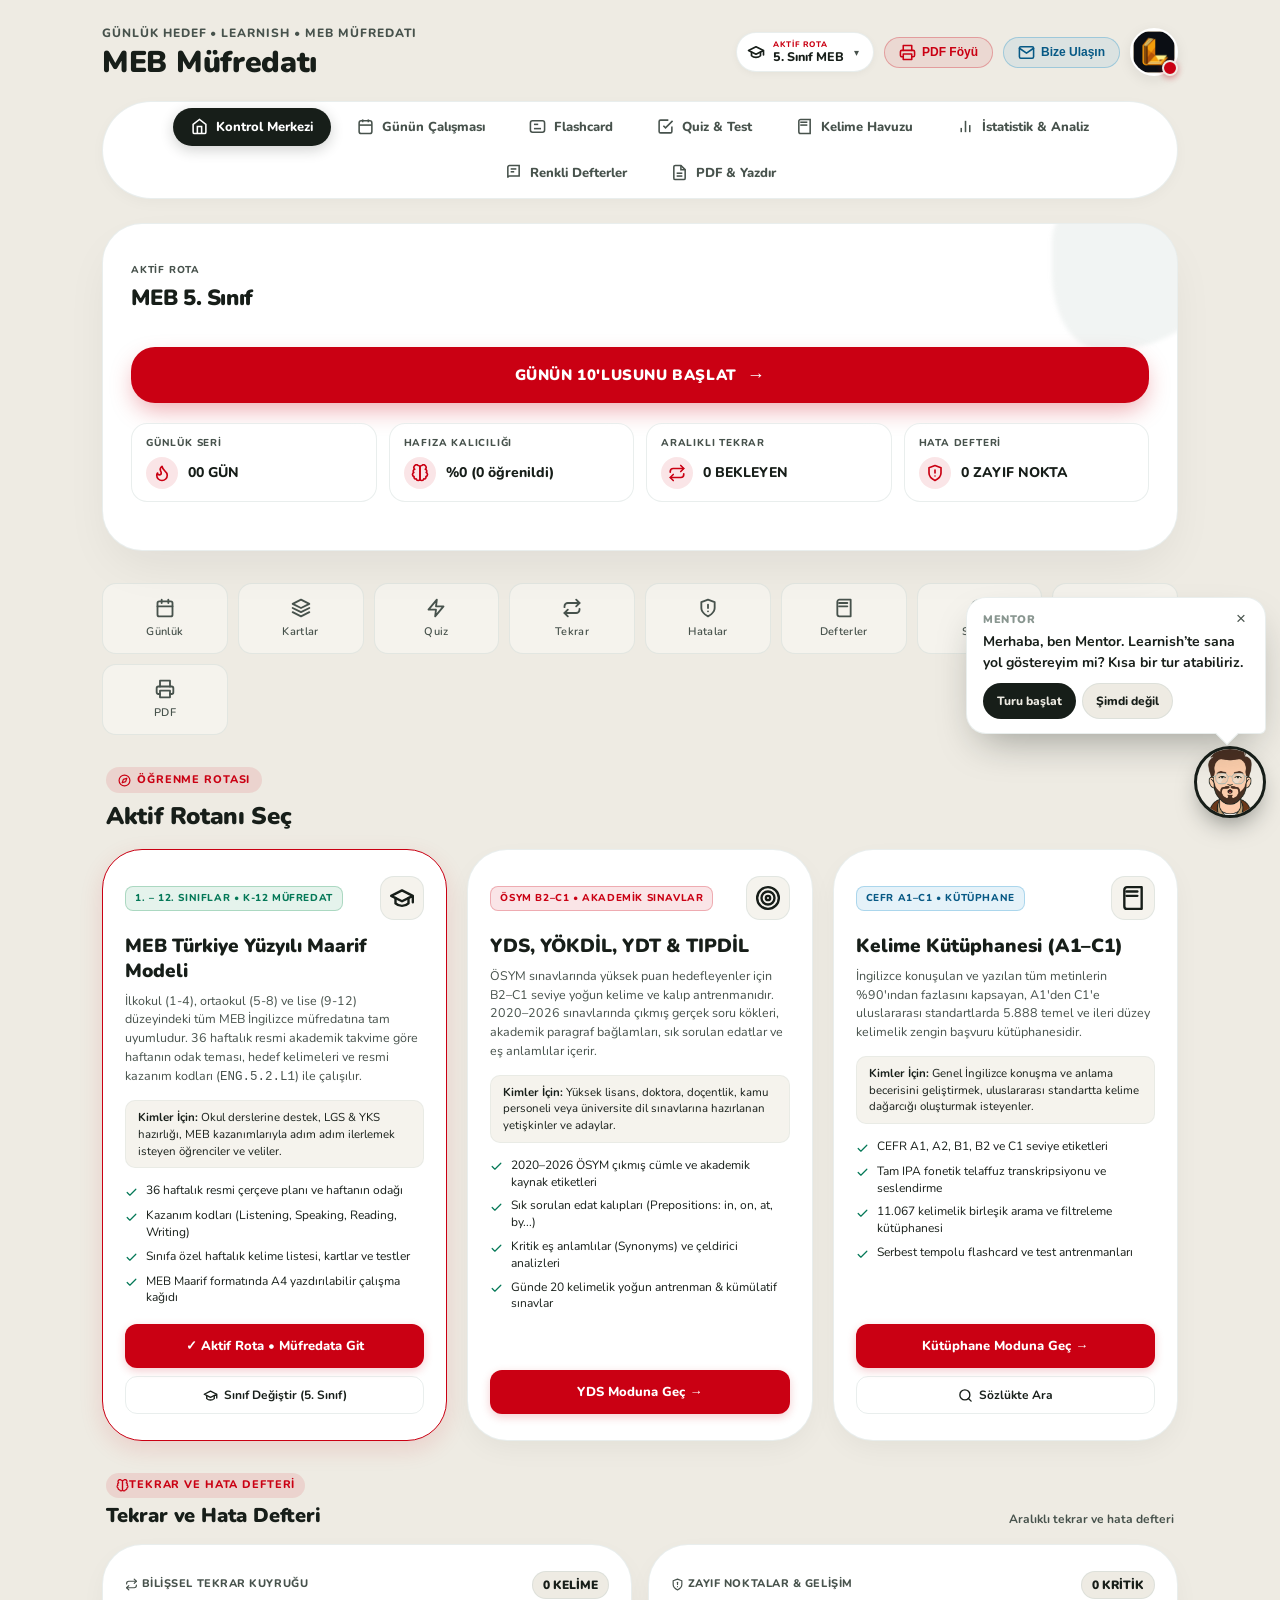
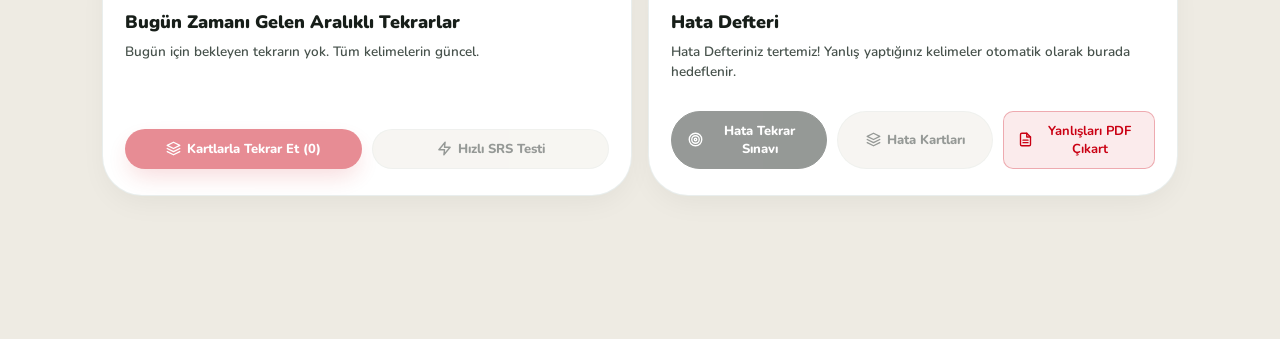
<file: index.html>
<!DOCTYPE html>
<html lang="tr" data-theme="light">
<head>
  <meta charset="utf-8">
  <meta name="viewport" content="width=device-width, initial-scale=1.0, viewport-fit=cover">
  <title>Learnish • İngilizce Kelime Platformu (MEB, YDS &amp; Kelime Kütüphanesi)</title>
  
  <!-- Meta & SEO -->
  <meta name="description" content="Learnish: MEB İngilizce Müfredatı (1-12. Sınıf Maarif Modeli), YDS/YÖKDİL Akademik Hazırlık ve A1-C1 Kelime Kütüphanesi ile 11.000 kelimelik interaktif İngilizce çalışma platformu.">
  <meta name="theme-color" content="#eeebe3">
  <meta name="color-scheme" content="light dark">
  <meta name="apple-mobile-web-app-capable" content="yes">
  <meta name="apple-mobile-web-app-status-bar-style" content="default">
  <meta name="apple-mobile-web-app-title" content="Learnish">

  <!-- Open Graph & Social Sharing -->
  <meta property="og:type" content="website">
  <meta property="og:title" content="Learnish • İngilizce Kelime Platformu">
  <meta property="og:description" content="MEB Müfredatı (1-12. Sınıf), YDS/YÖKDİL Akademik Hazırlık ve A1-C1 Kelime Kütüphanesi ile 11.000 kelimelik interaktif İngilizce çalışma platformu.">
  <meta property="og:image" content="icon-512.png">
  <meta property="og:site_name" content="Learnish">
  <meta name="twitter:card" content="summary">
  <meta name="twitter:title" content="Learnish • İngilizce Kelime Platformu">
  <meta name="twitter:description" content="MEB 1-12. Sınıf müfredatı, YDS/YÖKDİL hazırlık ve Oxford 5000 kelime havuzuyla akıllı İngilizce öğrenme platformu.">
  <meta name="twitter:image" content="icon-512.png">

  <!-- App Icons & Manifest -->
  <link rel="icon" type="image/png" href="favicon.png?v=codex2">
  <link rel="apple-touch-icon" href="icon-192.png?v=codex2">
  <link rel="manifest" href="manifest.json">
  
  <!-- Typography: Nunito (400 to 900) -->
  <link rel="preconnect" href="https://fonts.googleapis.com">
  <link rel="preconnect" href="https://fonts.gstatic.com" crossorigin>
  <link href="https://fonts.googleapis.com/css2?family=Nunito:ital,wght@0,400;0,600;0,700;0,800;0,900;1,400;1,700;1,900&display=swap" rel="stylesheet">

  <!-- Stylesheets -->
  <link rel="stylesheet" href="app.css?v=f62633a9">
</head>
<body>
  <div id="sr-live" class="sr-only" role="status" aria-live="polite" aria-atomic="true"></div>

  <!-- SW Update Notification Banner -->
  <div id="sw-update-banner" class="sw-update-banner" style="display:none;" role="alert" aria-live="assertive">
    <span class="sw-update-text">Yeni Learnish sürümü hazır!</span>
    <button type="button" id="sw-update-btn" class="sw-update-btn">Şimdi Güncelle</button>
    <button type="button" id="sw-update-dismiss" class="sw-update-dismiss" aria-label="Kapat">✕</button>
  </div>

  <!-- SINGLE-COLUMN APP SHELL -->
  <div class="app-shell">

    <!-- 1. TOP-ALIGNED HEADER (56px Top Padding) -->
    <header class="app-top-header" role="banner">
      <div class="header-greeting-wrap">
        <span class="header-greeting-label" id="header-greeting-label">GÜNLÜK HEDEF • LEARNISH</span>
        <h1 class="header-greeting-title" id="header-user-title">MEB Müfredatı</h1>
      </div>
      <div class="header-right-actions">
        <button type="button" class="header-action-btn header-route-pill-btn" id="header-route-pill-btn" title="Öğrenim Rotasını &amp; Sınıfı Değiştir" aria-label="Öğrenim Rotası Seçici">
          <span class="hrp-icon" id="header-route-icon" data-icon="school">
            <svg class="ui-icon hrp-svg-icon" width="18" height="18" viewBox="0 0 24 24" fill="none" stroke="currentColor" stroke-width="2.2" stroke-linecap="round" stroke-linejoin="round" aria-hidden="true" data-icon="school"><path d="M22 10v6M2 10l10-5 10 5-10 5z"/><path d="M6 12v5c3 3 9 3 12 0v-5"/></svg>
          </span>
          <div class="hrp-text-group">
            <span class="hrp-eyebrow">AKTİF ROTA</span>
            <span class="hrp-label" id="header-route-label">5. Sınıf MEB</span>
          </div>
          <span class="hrp-arrow" aria-hidden="true">▾</span>
        </button>
        <button type="button" id="pdf-header-btn" class="header-action-btn pdf-header-btn" title="PDF &amp; Çalışma Kağıdı Stüdyosu" aria-label="PDF Çalışma Föyü">
          <svg width="17" height="17" viewBox="0 0 24 24" fill="none" stroke="currentColor" stroke-width="2.2" stroke-linecap="round" stroke-linejoin="round"><path d="M6 9V2h12v7"/><path d="M6 18H4a2 2 0 0 1-2-2v-5a2 2 0 0 1 2-2h16a2 2 0 0 1 2 2v5a2 2 0 0 1-2 2h-2"/><rect x="6" y="14" width="12" height="8"/></svg>
          <span class="pdf-btn-label">PDF Föyü</span>
        </button>
        <button type="button" class="header-action-btn feedback-header-btn" id="header-feedback-btn" title="Bize Ulaşın &amp; Hata Bildir" aria-label="Bize Ulaşın &amp; Hata Bildir">
          <svg width="17" height="17" viewBox="0 0 24 24" fill="none" stroke="currentColor" stroke-width="2.2" stroke-linecap="round" stroke-linejoin="round"><path d="M4 4h16c1.1 0 2 .9 2 2v12c0 1.1-.9 2-2 2H4c-1.1 0-2-.9-2-2V6c0-1.1.9-2 2-2z"/><polyline points="22,6 12,13 2,6"/></svg>
          <span class="feedback-btn-label">Bize Ulaşın</span>
        </button>
        <button type="button" class="header-profile-btn" id="header-profile-trigger" aria-label="Ayarlar ve Profil">
          <div class="header-avatar-circle">
            <img src="icon-192.png" alt="Learnish Profil" class="header-avatar-img" width="48" height="48" fetchpriority="high" decoding="async">
            <span class="header-notification-badge" aria-label="Aktif bildirim"></span>
          </div>
        </button>
      </div>
    </header>

    <!-- 1.5 DESKTOP TOP NAVIGATION (Visible on Desktop >= 768px, Hidden on Mobile) -->
    <nav class="desktop-nav-bar" aria-label="Masaüstü Gezinme Menüsü">
      <button type="button" class="desktop-nav-btn nav-btn active" data-view="home">
        <svg width="17" height="17" viewBox="0 0 24 24" fill="none" stroke="currentColor" stroke-width="2.2"><path d="m3 9 9-7 9 7v11a2 2 0 0 1-2 2H5a2 2 0 0 1-2-2z"/><polyline points="9 22 9 12 15 12 15 22"/></svg>
        <span>Kontrol Merkezi</span>
      </button>
      <button type="button" class="desktop-nav-btn nav-btn" data-view="daily">
        <svg width="17" height="17" viewBox="0 0 24 24" fill="none" stroke="currentColor" stroke-width="2.2"><rect x="3" y="4" width="18" height="18" rx="3" ry="3"/><line x1="16" y1="2" x2="16" y2="6"/><line x1="8" y1="2" x2="8" y2="6"/><line x1="3" y1="10" x2="21" y2="10"/></svg>
        <span>Günün Çalışması</span>
      </button>
      <button type="button" class="desktop-nav-btn nav-btn" data-view="flashcard">
        <svg width="17" height="17" viewBox="0 0 24 24" fill="none" stroke="currentColor" stroke-width="2.2"><rect x="2" y="4" width="20" height="16" rx="3"/><path d="M7 15h10"/><path d="M7 9h6"/></svg>
        <span>Flashcard</span>
      </button>
      <button type="button" class="desktop-nav-btn nav-btn" data-view="quiz">
        <svg width="17" height="17" viewBox="0 0 24 24" fill="none" stroke="currentColor" stroke-width="2.2"><path d="M9 11l3 3L22 4"/><path d="M21 12v7a2 2 0 0 1-2 2H5a2 2 0 0 1-2-2V5a2 2 0 0 1 2-2h11"/></svg>
        <span>Quiz &amp; Test</span>
      </button>
      <button type="button" class="desktop-nav-btn nav-btn" data-view="directory">
        <svg width="17" height="17" viewBox="0 0 24 24" fill="none" stroke="currentColor" stroke-width="2.2"><path d="M4 19.5v-15A2.5 2.5 0 0 1 6.5 2H20v20H6.5a2.5 2.5 0 0 1-2.5-2.5Z"/><path d="M6 6h10"/><path d="M6 10h10"/></svg>
        <span>Kelime Havuzu</span>
      </button>
      <button type="button" class="desktop-nav-btn nav-btn" data-view="stats">
        <svg width="17" height="17" viewBox="0 0 24 24" fill="none" stroke="currentColor" stroke-width="2.2"><line x1="18" y1="20" x2="18" y2="10"/><line x1="12" y1="20" x2="12" y2="4"/><line x1="6" y1="20" x2="6" y2="14"/></svg>
        <span>İstatistik &amp; Analiz</span>
      </button>
      <button type="button" class="desktop-nav-btn nav-btn" data-view="notebooks">
        <svg width="17" height="17" viewBox="0 0 24 24" fill="none" stroke="currentColor" stroke-width="2.2"><path d="M4 4.5A2.5 2.5 0 0 1 6.5 2H20v15H6.5A2.5 2.5 0 0 0 4 19.5z"/><path d="M8 7h8"/><path d="M8 11h5"/></svg>
        <span>Renkli Defterler</span>
      </button>
      <button type="button" id="desktop-nav-pdf-btn" class="desktop-nav-btn nav-btn" title="PDF Çalışma Kağıdı &amp; Hata Kampı">
        <svg width="17" height="17" viewBox="0 0 24 24" fill="none" stroke="currentColor" stroke-width="2.2"><path d="M14 2H6a2 2 0 0 0-2 2v16a2 2 0 0 0 2 2h12a2 2 0 0 0 2-2V8z"/><polyline points="14 2 14 8 20 8"/><line x1="16" y1="13" x2="8" y2="13"/><line x1="16" y1="17" x2="8" y2="17"/></svg>
        <span>PDF &amp; Yazdır</span>
      </button>
    </nav>

    <!-- 3. VIEWS CONTAINER (Single-Column Content) -->
    <main class="views-wrapper" id="views-wrapper" role="main">
      
      <!-- View 0: Kontrol Merkezi / Dashboard (#home) -->
      <section id="view-home" class="view-section active" aria-labelledby="tab-home">
        <!-- Rendered by app.js (Hero Feature Card + Bento Metrics + Secondary Feed Items) -->
      </section>

      <!-- View 1: Günlük Çalışma (#daily) -->
      <section id="view-daily" class="view-section" aria-labelledby="tab-daily">
        <!-- Rendered by app.js (Daily Hero Progress + Secondary Feed Word Cards) -->
      </section>

      <!-- View 2: Flashcard (#flashcard) -->
      <section id="view-flashcard" class="view-section" aria-labelledby="tab-flashcard">
        <!-- Rendered by app.js -->
      </section>

      <!-- View 3: Quiz & Test (#quiz) -->
      <section id="view-quiz" class="view-section" aria-labelledby="tab-quiz">
        <!-- Rendered by app.js -->
      </section>

      <!-- View 4: Kelime Havuzu (#directory) -->
      <section id="view-directory" class="view-section" aria-labelledby="tab-directory">
        <!-- Rendered by app.js -->
      </section>

      <!-- View 5: İstatistik (#stats) -->
      <section id="view-stats" class="view-section" aria-labelledby="tab-stats">
        <!-- Rendered by app.js -->
      </section>

      <!-- View 6: Renkli Defterler (#notebooks) -->
      <section id="view-notebooks" class="view-section" aria-labelledby="tab-notebooks">
        <!-- Rendered by app.js (renderNotebooksView) -->
      </section>

    </main>

  </div>

  <!-- 4. FIXED FLOATING NAVIGATION BAR (Fixed pill, 64px, Center Cutout FAB) -->
  <nav class="floating-nav-bar" aria-label="Alt Gezinme Çubuğu">
    <!-- Item 1: Home -->
    <button type="button" class="floating-nav-btn nav-btn active" data-view="home" id="tab-home" aria-label="Kontrol Merkezi" title="Kontrol Merkezi">
      <svg width="22" height="22" viewBox="0 0 24 24" fill="none" stroke="currentColor" stroke-width="2.3" stroke-linecap="round" stroke-linejoin="round"><path d="m3 9 9-7 9 7v11a2 2 0 0 1-2 2H5a2 2 0 0 1-2-2z"/><polyline points="9 22 9 12 15 12 15 22"/></svg>
      <span class="nav-dot"></span>
    </button>

    <!-- Item 2: Daily Workout -->
    <button type="button" class="floating-nav-btn nav-btn" data-view="daily" id="tab-daily" aria-label="Günün Çalışması" title="Günün Çalışması">
      <svg width="22" height="22" viewBox="0 0 24 24" fill="none" stroke="currentColor" stroke-width="2.3" stroke-linecap="round" stroke-linejoin="round"><rect x="3" y="4" width="18" height="18" rx="3" ry="3"/><line x1="16" y1="2" x2="16" y2="6"/><line x1="8" y1="2" x2="8" y2="6"/><line x1="3" y1="10" x2="21" y2="10"/></svg>
      <span class="nav-dot"></span>
    </button>

    <!-- Center Action: 56px Red Circle Button Floating 32px Above with 4px Cutout Border -->
    <div class="floating-fab-container">
      <button type="button" class="floating-center-action-btn" id="floating-center-fab" aria-label="Çalışmayı Başlat" title="Çalışmayı Başlat">
        <svg width="24" height="24" viewBox="0 0 24 24" fill="currentColor"><polygon points="6 4 20 12 6 20 6 4"/></svg>
      </button>
    </div>

    <!-- Item 3: Flashcard -->
    <button type="button" class="floating-nav-btn nav-btn" data-view="flashcard" id="tab-flashcard" aria-label="Flashcard" title="Flashcard">
      <svg width="22" height="22" viewBox="0 0 24 24" fill="none" stroke="currentColor" stroke-width="2.3" stroke-linecap="round" stroke-linejoin="round"><rect x="2" y="4" width="20" height="16" rx="3"/><path d="M7 15h10"/><path d="M7 9h6"/></svg>
      <span class="nav-dot"></span>
    </button>

    <!-- Item 4: Quiz -->
    <button type="button" class="floating-nav-btn nav-btn" data-view="quiz" id="tab-quiz" aria-label="Quiz &amp; Test" title="Quiz &amp; Test">
      <svg width="22" height="22" viewBox="0 0 24 24" fill="none" stroke="currentColor" stroke-width="2.3" stroke-linecap="round" stroke-linejoin="round"><path d="M9 11l3 3L22 4"/><path d="M21 12v7a2 2 0 0 1-2 2H5a2 2 0 0 1-2-2V5a2 2 0 0 1 2-2h11"/></svg>
      <span class="nav-dot"></span>
    </button>
  </nav>

  <!-- 5. SETTINGS & PROFILE DIALOG (Sophisticated Playful Modal) -->
  <div class="settings-modal-backdrop" id="settings-modal-backdrop" aria-hidden="true"></div>
  <div class="settings-dialog-card" id="settings-dialog" role="dialog" aria-modal="true" aria-labelledby="settings-dialog-title">
    <div class="settings-dialog-header">
      <div class="settings-user-info">
        <div class="settings-avatar-circle">
          <img src="icon-192.png" alt="Learnish Profil" class="settings-avatar-img" width="44" height="44" loading="lazy" decoding="async">
        </div>
        <div>
          <h2 id="settings-dialog-title" class="settings-name">Profil &amp; Ayarlar</h2>
          <p class="settings-subtitle">Learnish Öğrenim Parametreleri</p>
        </div>
      </div>
      <button type="button" id="settings-close-btn" class="settings-close-circle-btn" aria-label="Pencereyi Kapat"><svg class="ui-icon" width="18" height="18" viewBox="0 0 24 24" fill="none" stroke="currentColor" stroke-width="2.2" stroke-linecap="round" stroke-linejoin="round" aria-hidden="true" focusable="false"><line x1="18" y1="6" x2="6" y2="18"/><line x1="6" y1="6" x2="18" y2="18"/></svg></button>
    </div>

    <div class="settings-dialog-body">
      <!-- Quick Shortcuts -->
      <div class="settings-nav-shortcuts">
        <button type="button" id="settings-shortcut-directory" class="settings-shortcut-btn">
          <span class="s-icon">
            <svg class="ui-icon" width="22" height="22" viewBox="0 0 24 24" fill="none" stroke="currentColor" stroke-width="2" stroke-linecap="round" stroke-linejoin="round" aria-hidden="true"><path d="M4 19.5v-15A2.5 2.5 0 0 1 6.5 2H20v20H6.5a2.5 2.5 0 0 1-2.5-2.5Z"/><path d="M6 6h10"/><path d="M6 10h10"/></svg>
          </span>
          <div class="s-text">
            <strong>Kelime Havuzu &amp; Arama</strong>
            <span>11.000 kelimelik tam kütüphane</span>
          </div>
          <span class="s-arrow">→</span>
        </button>
        <button type="button" id="settings-shortcut-stats" class="settings-shortcut-btn">
          <span class="s-icon">
            <svg class="ui-icon" width="22" height="22" viewBox="0 0 24 24" fill="none" stroke="currentColor" stroke-width="2" stroke-linecap="round" stroke-linejoin="round" aria-hidden="true"><line x1="18" y1="20" x2="18" y2="10"/><line x1="12" y1="20" x2="12" y2="4"/><line x1="6" y1="20" x2="6" y2="14"/></svg>
          </span>
          <div class="s-text">
            <strong>İstatistik &amp; Analiz</strong>
            <span>Öğrenim telemetrisi ve kazanım analizi</span>
          </div>
          <span class="s-arrow">→</span>
        </button>
        <button type="button" id="settings-shortcut-feedback" class="settings-shortcut-btn">
          <span class="s-icon">
            <svg class="ui-icon" width="22" height="22" viewBox="0 0 24 24" fill="none" stroke="currentColor" stroke-width="2" stroke-linecap="round" stroke-linejoin="round" aria-hidden="true"><path d="M21 15a2 2 0 0 1-2 2H7l-4 4V5a2 2 0 0 1 2-2h14a2 2 0 0 1 2 2z"/></svg>
          </span>
          <div class="s-text">
            <strong>Bize Ulaşın &amp; Hata Bildir</strong>
            <span>Öğretmen ve kullanıcı geri bildirimi iletin</span>
          </div>
          <span class="s-arrow">→</span>
        </button>
      </div>

      <!-- Data Management -->
      <div class="settings-toggles-section">
        <div class="settings-section-title">VERİ YÖNETİMİ</div>
        <div class="settings-data-actions">
          <button type="button" id="data-export-btn" class="setting-data-btn setting-data-btn--export">
            <svg width="15" height="15" viewBox="0 0 24 24" fill="none" stroke="currentColor" stroke-width="2.2" aria-hidden="true"><path d="M21 15v4a2 2 0 0 1-2 2H5a2 2 0 0 1-2-2v-4"/><polyline points="7 10 12 15 17 10"/><line x1="12" y1="15" x2="12" y2="3"/></svg>
            <span>İlerlemeyi Dışa Aktar</span>
          </button>
          <button type="button" id="data-import-btn" class="setting-data-btn setting-data-btn--import">
            <svg width="15" height="15" viewBox="0 0 24 24" fill="none" stroke="currentColor" stroke-width="2.2" aria-hidden="true"><path d="M21 15v4a2 2 0 0 1-2 2H5a2 2 0 0 1-2-2v-4"/><polyline points="7 10 12 15 17 10" transform="rotate(180 12 12)"/><line x1="12" y1="3" x2="12" y2="15"/></svg>
            <span>Yedekten Geri Yükle</span>
          </button>
          <button type="button" id="data-reset-btn" class="setting-data-btn setting-data-btn--reset">
            <svg width="15" height="15" viewBox="0 0 24 24" fill="none" stroke="currentColor" stroke-width="2.2" aria-hidden="true"><polyline points="1 4 1 10 7 10"/><path d="M3.51 15a9 9 0 1 0 .49-3.51"/></svg>
            <span>Tüm İlerlemeyi Sıfırla</span>
          </button>
        </div>
        <input type="file" id="import-file-input" accept=".json" style="display:none">
      </div>

      <!-- System Toggles -->
      <div class="settings-toggles-section">
        <div class="settings-section-title">SİSTEM TERCİHLERİ</div>
        <div class="settings-grid">
          
          <div class="setting-item-row">
            <div class="setting-item-label">
              <strong>Telaffuz Aksanı</strong>
              <span>İngiliz (UK) veya Amerikan (US)</span>
            </div>
            <button type="button" class="setting-pill-btn" id="accent-toggle-btn">UK</button>
          </div>

          <div class="setting-item-row">
            <div class="setting-item-label">
              <strong>Okuma Hızı</strong>
              <span>Telaffuz ses hızı çarpanı</span>
            </div>
            <button type="button" class="setting-pill-btn" id="speed-toggle-btn">1.0x</button>
          </div>

          <div class="setting-item-row">
            <div class="setting-item-label">
              <strong>Ses Efektleri</strong>
              <span>Etkileşim ve sınav bildirimleri</span>
            </div>
            <button type="button" class="setting-pill-btn" id="sound-toggle-btn">SES: AÇIK</button>
          </div>

          <div class="setting-item-row">
            <div class="setting-item-label">
              <strong>Karanlık Mod</strong>
              <span>Charcoal (#171e19) gece teması</span>
            </div>
            <button type="button" class="setting-pill-btn" id="theme-toggle-btn">TEMA: AÇIK</button>
          </div>

        </div>
      </div>
    </div>
  </div>

  <!-- 6. SPEAKING & PRONUNCIATION COACH DIALOG (Interactive Voice & Phonetic Engine) -->
  <div class="speech-coach-backdrop" id="speech-coach-backdrop" aria-hidden="true"></div>
  <div class="speech-coach-dialog" id="speech-coach-dialog" role="dialog" aria-modal="true" aria-labelledby="speech-coach-title">
    <!-- Populated dynamically by window.APP.openSpeechCoach -->
  </div>

  <!-- 7. K-12 GRADE & STAGE SELECTOR MODAL (1. Sınıftan 12. Sınıfa Kadar + Akademik Rotalar) -->
  <div class="grade-modal-backdrop" id="grade-modal-backdrop" aria-hidden="true"></div>
  <div class="grade-dialog-card" id="grade-dialog" role="dialog" aria-modal="true" aria-labelledby="grade-dialog-title">
    <div class="grade-dialog-header">
      <div class="grade-dialog-title-wrap">
        <span class="grade-dialog-eyebrow">ÖĞRENİM ROTASI &amp; MÜFREDAT</span>
        <h2 id="grade-dialog-title" class="grade-dialog-title">Öğrenim Rotası &amp; Sınıf Seçici</h2>
      </div>
      <button type="button" id="grade-close-btn" class="settings-close-circle-btn" aria-label="Pencereyi Kapat"><svg class="ui-icon" width="18" height="18" viewBox="0 0 24 24" fill="none" stroke="currentColor" stroke-width="2.2" stroke-linecap="round" stroke-linejoin="round" aria-hidden="true" focusable="false"><line x1="18" y1="6" x2="6" y2="18"/><line x1="6" y1="6" x2="18" y2="18"/></svg></button>
    </div>
    <div class="grade-dialog-body" id="grade-dialog-body">
      <!-- Populated dynamically by window.APP.renderGradeModalContent -->
    </div>
  </div>

  <!-- 8. CURRICULUM CONTEXT CLASSIFIER MODAL ("BAĞLAMA MOTORU") -->
  <div class="classifier-modal-backdrop" id="classifier-modal-backdrop" aria-hidden="true"></div>
  <div class="classifier-dialog-card" id="classifier-dialog" role="dialog" aria-modal="true" aria-labelledby="classifier-dialog-title">
    <div class="classifier-dialog-header">
      <div class="classifier-dialog-title-wrap">
        <span class="classifier-dialog-eyebrow">SEMANTİK BAĞLAMA MOTORU</span>
        <h2 id="classifier-dialog-title" class="classifier-dialog-title">Müfredat Bağlama Analizi</h2>
      </div>
      <button type="button" id="classifier-close-btn" class="settings-close-circle-btn" aria-label="Pencereyi Kapat"><svg class="ui-icon" width="18" height="18" viewBox="0 0 24 24" fill="none" stroke="currentColor" stroke-width="2.2" stroke-linecap="round" stroke-linejoin="round" aria-hidden="true" focusable="false"><line x1="18" y1="6" x2="6" y2="18"/><line x1="6" y1="6" x2="18" y2="18"/></svg></button>
    </div>
    <div class="classifier-dialog-body" id="classifier-dialog-body">
      <!-- Populated dynamically by window.APP.openClassifierForWord -->
    </div>
  </div>

  <!-- 9. PDF & WORKSHEET STUDIO MODAL ("PDF & ÇALIŞMA KAĞIDI STÜDYOSU") -->
  <div class="pdf-modal-backdrop" id="pdf-modal-backdrop" aria-hidden="true"></div>
  <div class="pdf-dialog-card" id="pdf-dialog" role="dialog" aria-modal="true" aria-labelledby="pdf-dialog-title">
    <div class="pdf-dialog-header">
      <div class="pdf-dialog-title-wrap">
        <span class="pdf-dialog-eyebrow">YAZDIRILABİLİR MATERYAL MERKEZİ</span>
        <h2 id="pdf-dialog-title" class="pdf-dialog-title">PDF &amp; Çalışma Kağıdı Stüdyosu</h2>
      </div>
      <button type="button" id="pdf-close-btn" class="settings-close-circle-btn" aria-label="Pencereyi Kapat"><svg class="ui-icon" width="18" height="18" viewBox="0 0 24 24" fill="none" stroke="currentColor" stroke-width="2.2" stroke-linecap="round" stroke-linejoin="round" aria-hidden="true" focusable="false"><line x1="18" y1="6" x2="6" y2="18"/><line x1="6" y1="6" x2="18" y2="18"/></svg></button>
    </div>
    <div class="pdf-dialog-body" id="pdf-dialog-body">
      <!-- Populated dynamically by window.APP.renderPdfStudio -->
    </div>
  </div>

  <!-- 10. FEEDBACK & BUG REPORT MODAL ("BİZE ULAŞIN & HATA BİLDİR") -->
  <div class="feedback-modal-backdrop" id="feedback-modal-backdrop" aria-hidden="true"></div>
  <div class="feedback-dialog-card" id="feedback-dialog" role="dialog" aria-modal="true" aria-labelledby="feedback-dialog-title">
    <div class="feedback-dialog-header">
      <div class="feedback-dialog-title-wrap">
        <span class="feedback-dialog-eyebrow">ÖĞRETMEN &amp; KULLANICI DESTEK HATTI</span>
        <h2 id="feedback-dialog-title" class="feedback-dialog-title">Bize Ulaşın &amp; Hata Bildir</h2>
        <p class="feedback-dialog-subtitle">Deneyimlerinizi, hata bildirimlerinizi ve önerilerinizi bizimle paylaşın.</p>
      </div>
      <button type="button" id="feedback-close-btn" class="settings-close-circle-btn" aria-label="Pencereyi Kapat"><svg class="ui-icon" width="18" height="18" viewBox="0 0 24 24" fill="none" stroke="currentColor" stroke-width="2.2" stroke-linecap="round" stroke-linejoin="round" aria-hidden="true" focusable="false"><line x1="18" y1="6" x2="6" y2="18"/><line x1="6" y1="6" x2="18" y2="18"/></svg></button>
    </div>

    <div class="feedback-dialog-body" id="feedback-dialog-body">
      <!-- Topic Selector -->
      <div class="feedback-form-group">
        <label for="feedback-topic" class="feedback-label">
          <span>Konu Başlığı</span>
          <span class="feedback-required">*</span>
        </label>
        <div class="feedback-select-wrap">
          <select id="feedback-topic" class="feedback-select" aria-label="Konu Başlığı Seçiniz">
            <option value="Hata / Teknik Problem">Hata / Teknik Problem</option>
            <option value="Kelime / Çeviri Hatası">Kelime / Çeviri / İçerik Hatası</option>
            <option value="Yeni Özellik / Geliştirme Önerisi">Yeni Özellik / Geliştirme Önerisi</option>
            <option value="Öğretmen &amp; Müfredat Görüşü">Öğretmen &amp; Müfredat Görüşü</option>
            <option value="Genel Deneyim &amp; Diğer">Genel Deneyim &amp; Diğer</option>
          </select>
        </div>
      </div>

      <!-- Sender Info (Optional) -->
      <div class="feedback-form-group">
        <label for="feedback-sender" class="feedback-label">
          <span>Adınız veya E-postanız</span>
          <span class="feedback-optional">(İsteğe bağlı, geri dönüş yapabilmemiz için)</span>
        </label>
        <input type="text" id="feedback-sender" class="feedback-input" placeholder="Örn: Ayşe Öğretmen veya ornek@okul.k12.tr" autocomplete="name">
      </div>

      <!-- Message Area -->
      <div class="feedback-form-group">
        <label for="feedback-message" class="feedback-label">
          <span>Mesajınız &amp; Yaşadığınız Deneyim</span>
          <span class="feedback-required">*</span>
        </label>
        <textarea id="feedback-message" class="feedback-textarea" rows="4" placeholder="Lütfen karşılaştığınız hatayı, hangi modül/sınıfta olduğunu veya eklenmesini istediğiniz öneriyi detaylandırın..."></textarea>
      </div>

      <!-- Telemetry Diagnostics Preview Box -->
      <div class="feedback-telemetry-box">
        <div class="feedback-telemetry-header">
          <label class="feedback-checkbox-label">
            <input type="checkbox" id="feedback-include-telemetry" checked>
            <span>Sistem Tanı &amp; Cihaz Bilgilerini Ekle</span>
          </label>
          <span class="feedback-telemetry-badge">Hızlı Çözüm İçin Önerilir</span>
        </div>
        <div class="feedback-telemetry-preview" id="feedback-telemetry-preview">
          <!-- Populated by window.APP.updateFeedbackTelemetryPreview -->
        </div>
      </div>

      <!-- Action Buttons -->
      <div class="feedback-actions-row">
        <button type="button" id="feedback-mail-btn" class="feedback-btn feedback-btn-primary" title="Varsayılan e-posta istemciniz ile gönderin">
          <svg width="17" height="17" viewBox="0 0 24 24" fill="none" stroke="currentColor" stroke-width="2.2"><path d="M4 4h16c1.1 0 2 .9 2 2v12c0 1.1-.9 2-2 2H4c-1.1 0-2-.9-2-2V6c0-1.1.9-2 2-2z"/><polyline points="22,6 12,13 2,6"/></svg>
          <span>E-posta ile Gönder</span>
        </button>
        <button type="button" id="feedback-whatsapp-btn" class="feedback-btn feedback-btn-whatsapp" title="WhatsApp üzerinden hızlıca paylaşın">
          <svg width="17" height="17" viewBox="0 0 24 24" fill="none" stroke="currentColor" stroke-width="2.2"><path d="M21 11.5a8.38 8.38 0 0 1-.9 3.8 8.5 8.5 0 0 1-7.6 4.7 8.38 8.38 0 0 1-3.8-.9L3 21l1.9-5.7a8.38 8.38 0 0 1-.9-3.8 8.5 8.5 0 0 1 4.7-7.6 8.38 8.38 0 0 1 3.8-.9h.5a8.48 8.48 0 0 1 8 8v.5z"/></svg>
          <span>WhatsApp ile İlet</span>
        </button>
        <button type="button" id="feedback-copy-btn" class="feedback-btn feedback-btn-copy" title="Raporu panoya kopyalayıp dilediğiniz yere yapıştırın">
          <svg width="17" height="17" viewBox="0 0 24 24" fill="none" stroke="currentColor" stroke-width="2.2"><rect x="9" y="9" width="13" height="13" rx="2" ry="2"/><path d="M5 15H4a2 2 0 0 1-2-2V4a2 2 0 0 1 2-2h9a2 2 0 0 1 2 2v1"/></svg>
          <span>Raporu Kopyala</span>
        </button>
      </div>

      <!-- Status Toast / Note -->
      <div id="feedback-status-banner" class="feedback-status-banner" style="display: none;" role="status" aria-live="polite"></div>

      <div class="feedback-footer-note">
        <span class="feedback-footer-icon">
          <svg class="ui-icon" width="16" height="16" viewBox="0 0 24 24" fill="none" stroke="currentColor" stroke-width="2" stroke-linecap="round" stroke-linejoin="round" aria-hidden="true"><path d="M9 18h6"/><path d="M10 22h4"/><path d="M15.09 14c.18-.98.65-1.74 1.41-2.5A4.65 4.65 0 0 0 18 8 6 6 0 0 0 6 8c0 1 .2 2.2 1.5 3.5.76.76 1.23 1.52 1.41 2.5"/></svg>
        </span>
        <p>Geri bildirimleriniz doğrudan geliştirici öğretmen ekibine ulaşır ve bir sonraki güncellemede değerlendirilir. Desteğiniz için teşekkür ederiz!</p>
      </div>
    </div>
  </div>

  <!-- Dedicated Hidden Printable Container (Rendered during @media print) -->
  <div id="learnish-printable-sheet" class="learnish-printable-sheet" aria-hidden="true"></div>

  <!-- Data & Application Logic -->
  <script src="curriculum-data.js?v=8a01d6d3"></script>
  <script src="words-data.js?v=cf2acf3e"></script>
  <script src="app.js?v=214a79ab"></script>
</body>
</html>
</file>
<file: app.css>
/**
 * ============================================================================
 * LEARNISH • SOPHISTICATED PLAYFUL DESIGN SYSTEM
 * Palette: Charcoal (#171e19), Vibrant Red (#ca0013), Gray-Green (#b7c6c2),
 *          Off-White (#eeebe3), Pure White (#ffffff)
 * Typography: Nunito (Headings: 32px/900, Subheadings: 20px/900, Labels: 10px/800)
 * Radii: 40px (Main Cards), 24px (Nested Items), 16px (Bento Metrics & Squares)
 * ============================================================================
 */

:root {
  /* Color Palette */
  --dp-color-charcoal: #171e19;
  --dp-color-red: #ca0013;
  --dp-color-red-hover: #b00010;
  --dp-color-red-shadow: rgba(202, 0, 19, 0.35);
  --dp-color-red-light: rgba(202, 0, 19, 0.10);
  --dp-color-offwhite: #eeebe3;
  --dp-color-sage: #b7c6c2;
  --dp-color-paper: #eeebe3;
  --dp-color-sage-border: rgba(183, 198, 194, 0.30);
  --dp-color-sage-bg: rgba(183, 198, 194, 0.20);
  --dp-color-white: #ffffff;
  --dp-color-glass: rgba(255, 255, 255, 0.82);

  /* Semantic System Mapping */
  --dp-color-ground: #eeebe3;
  --dp-color-surface: #ffffff;
  --dp-color-surface-glass: rgba(255, 255, 255, 0.82);
  --dp-color-ink: #171e19;
  --dp-color-ink-muted: #47524c;
  --dp-color-ink-subtle: #899690;
  --dp-color-border: rgba(183, 198, 194, 0.30);
  --dp-color-border-subtle: rgba(183, 198, 194, 0.20);
  --dp-color-accent: #ca0013;
  --dp-color-accent-light: rgba(202, 0, 19, 0.10);
  --dp-color-fab-border: #eeebe3;

  /* Additional Semantic Tokens (Sophisticated Playful System) */
  --dp-color-amber: #d97706;
  --dp-color-amber-light: rgba(217, 119, 6, 0.12);
  --dp-color-surface-1: #f7f5f0;
  --dp-color-surface-2: #e6e2d8;
  --dp-color-surface-3: #ded9ce;
  --dp-color-surface-subtle: #f5f3ed;
  --dp-color-bg: #eeebe3;
  --dp-color-emphasis: #171e19;
  --dp-color-sand: #d8d3c5;
  --dp-color-ink-faint: rgba(23, 30, 25, 0.28);
  --dp-color-green: #008744;
  --dp-color-blue: #0284c7;
  --dp-border-rule: 1px;
  --dp-color-field: #ca0013;
  --dp-color-field-support: #ffffff;
  --dp-color-accent-ink: #ca0013;
  --dp-color-error: #dc2626;

  /* Text-safe ink tokens (>=4.5:1 on white / beige) */
  --dp-color-amber-ink: #92400e;
  --dp-color-blue-ink: #075985;
  --dp-ink-amber: #92400e;
  --dp-ink-green: #047857;
  --dp-ink-blue: #1d4ed8;
  --dp-ink-sky: #075985;
  --dp-ink-purple: #7e22ce;
  --dp-ink-pink: #be185d;
  --dp-ink-teal: #0f766e;
  --dp-ink-rose: #be123c;
  --dp-ink-rose-soft: #9f1239;
  --dp-color-ink-muted-strong: #475569;

  /* Z-index scale */
  --z-nav: 30;
  --z-drawer: 40;
  --z-modal: 50;
  --z-toast: 60;

  /* Typography */
  --dp-typography-face: 'Nunito', -apple-system, BlinkMacSystemFont, 'Segoe UI', Roboto, sans-serif;
  --dp-typography-family: var(--dp-typography-face);
  --dp-typography-mono: 'Nunito', monospace;

  /* Radii */
  --dp-radius-card: 40px;
  /* 2.5rem for main cards */
  --dp-radius-nested: 24px;
  /* 1.5rem for secondary feed cards */
  --dp-radius-bento: 16px;
  /* 1.0rem for bento metrics & category squares */
  --dp-radius-pill: 9999px;
  --dp-radius-circle: 50%;

  /* Shadows */
  --dp-shadow-soft-lg: 0 20px 50px -12px rgba(23, 30, 25, 0.08);
  --dp-shadow-soft-md: 0 10px 30px -6px rgba(23, 30, 25, 0.06);
  --dp-shadow-soft-sm: 0 4px 16px -2px rgba(23, 30, 25, 0.04);
  --dp-shadow-soft-xs: 0 2px 8px -1px rgba(23, 30, 25, 0.05);
  --dp-shadow-red: 0 10px 25px -4px rgba(202, 0, 19, 0.35);
  --dp-shadow-floating-nav: 0 20px 40px -8px rgba(23, 30, 25, 0.28);

  /* Transitions */
  --dp-transition-smooth: all 0.25s cubic-bezier(0.4, 0, 0.2, 1);
  --dp-transition-fade: opacity 0.25s ease-in-out;
}

/* Dark Mode Theme Mapping */
[data-theme="dark"] {
  --dp-color-ground: #171e19;
  --dp-color-surface: #202923;
  --dp-color-surface-glass: rgba(32, 41, 35, 0.85);
  --dp-color-ink: #eeebe3;
  --dp-color-ink-muted: #b7c6c2;
  --dp-color-ink-subtle: #798782;
  --dp-color-border: rgba(183, 198, 194, 0.22);
  --dp-color-border-subtle: rgba(183, 198, 194, 0.15);
  --dp-color-offwhite: #202923;
  --dp-color-fab-border: #171e19;
  --dp-color-glass: rgba(32, 41, 35, 0.85);

  /* Additional Semantic Tokens (Dark Mode) */
  --dp-color-amber: #f59e0b;
  --dp-color-amber-light: rgba(251, 191, 36, 0.15);
  --dp-color-surface-1: #1c241f;
  --dp-color-surface-2: #242c26;
  --dp-color-surface-3: #2c3630;
  --dp-color-surface-subtle: #26302a;
  --dp-color-bg: #111713;
  --dp-color-emphasis: #fdfcf9;
  --dp-color-sand: #333d36;
  --dp-color-ink-faint: rgba(238, 235, 227, 0.32);
  --dp-color-green: #34d399;
  --dp-color-blue: #38bdf8;
  --dp-border-rule: 1px;
  --dp-color-field: #e02438;
  --dp-color-field-support: #1f2722;
  --dp-color-accent-ink: #ff6b7a;
  --dp-color-error: #ef4444;
  --dp-color-amber-ink: #fbbf24;
  --dp-color-blue-ink: #38bdf8;
  --dp-ink-amber: #fbbf24;
  --dp-ink-green: #34d399;
  --dp-ink-blue: #60a5fa;
  --dp-ink-sky: #38bdf8;
  --dp-ink-purple: #c084fc;
  --dp-ink-pink: #f472b6;
  --dp-ink-teal: #2dd4bf;
  --dp-ink-rose: #fb7185;
  --dp-ink-rose-soft: #fda4af;
  --dp-shadow-soft-lg: 0 20px 50px -12px rgba(0, 0, 0, 0.40);
  --dp-shadow-soft-md: 0 10px 30px -6px rgba(0, 0, 0, 0.35);
  --dp-shadow-soft-xs: 0 2px 8px -1px rgba(0, 0, 0, 0.30);
  --dp-shadow-floating-nav: 0 20px 40px -8px rgba(0, 0, 0, 0.60);
}

/* ==========================================================================
   RESET & GLOBAL BASELINE
   ========================================================================== */
*,
*::before,
*::after {
  box-sizing: border-box;
  margin: 0;
  padding: 0;
  -webkit-tap-highlight-color: transparent;
}

html {
  font-size: 16px;
  scroll-behavior: smooth;
  background-color: var(--dp-color-ground);
  color: var(--dp-color-ink);
  color-scheme: light dark;
}

body {
  font-family: var(--dp-typography-face);
  line-height: 1.5;
  background-color: var(--dp-color-ground);
  color: var(--dp-color-ink);
  min-height: 100vh;
  overflow-x: hidden;
  transition: background-color 0.25s ease, color 0.25s ease;
}

/* View Transitions */
@view-transition {
  navigation: auto;
}

::view-transition-old(root),
::view-transition-new(root) {
  animation-duration: 0.25s;
  animation-timing-function: ease-in-out;
}

/* ==========================================================================
   MINIMALIST MONOCHROME VECTOR ICON SYSTEM (.ui-icon)
   ========================================================================== */
.ui-icon {
  display: inline-block;
  vertical-align: middle;
  flex-shrink: 0;
  stroke: currentColor;
  fill: none;
  stroke-linecap: round;
  stroke-linejoin: round;
}

.hrp-svg-icon {
  color: var(--dp-color-ink);
}

.feedback-footer-icon {
  display: inline-flex;
  align-items: center;
  justify-content: center;
  color: var(--dp-color-amber-ink);
  flex-shrink: 0;
}

/* ==========================================================================
   APP SHELL (Mobile-first, Single-column centered layout)
   ========================================================================== */
.app-shell {
  width: 100%;
  max-width: 680px;
  margin: 0 auto;
  min-height: 100vh;
  position: relative;
  padding: 0 16px 120px 16px;
}

/* ==========================================================================
   1. TOP-ALIGNED HEADER
   ========================================================================== */
.app-top-header {
  padding-top: 24px;
  padding-bottom: 20px;
  display: flex;
  align-items: center;
  justify-content: space-between;
  gap: 16px;
}

.header-greeting-wrap {
  display: flex;
  flex-direction: column;
}

.header-greeting-label {
  font-size: 12px;
  font-weight: 800;
  text-transform: uppercase;
  color: var(--dp-color-ink-muted);
  letter-spacing: 0.08em;
  margin-bottom: 4px;
}

.header-greeting-title {
  font-size: 30px;
  font-weight: 900;
  color: var(--dp-color-ink);
  line-height: 1.15;
  letter-spacing: -0.01em;
}

.header-profile-btn {
  background: transparent;
  border: none;
  padding: 0;
  cursor: pointer;
  flex-shrink: 0;
  position: relative;
  transition: transform 0.2s ease;
}

.header-profile-btn:hover {
  transform: scale(1.05);
}

.header-avatar-circle {
  width: 48px;
  height: 48px;
  border-radius: var(--dp-radius-circle);
  border: 2px solid var(--dp-color-white);
  box-shadow: 0 4px 14px rgba(23, 30, 25, 0.08);
  position: relative;
  display: flex;
  align-items: center;
  justify-content: center;
  background: var(--dp-color-surface);
  overflow: visible;
}

.header-avatar-img {
  width: 100%;
  height: 100%;
  border-radius: var(--dp-radius-circle);
  object-fit: cover;
}

.header-notification-badge {
  position: absolute;
  bottom: -2px;
  right: -2px;
  width: 16px;
  height: 16px;
  border-radius: var(--dp-radius-circle);
  background-color: var(--dp-color-red);
  border: 2.5px solid var(--dp-color-ground);
  box-shadow: 0 2px 6px rgba(202, 0, 19, 0.4);
}

/* ==========================================================================
   2. HEADER ROUTE PILL & CURRICULUM SELECTION
   ========================================================================== */
.horizontal-scroll-selector {
  display: none !important;
}

.header-route-pill-btn {
  display: inline-flex;
  align-items: center;
  gap: 8px;
  height: 40px;
  padding: 0 14px 0 10px;
  border-radius: var(--dp-radius-pill);
  background: var(--dp-color-surface);
  border: 1.5px solid var(--dp-color-border);
  box-shadow: var(--dp-shadow-soft-xs);
  cursor: pointer;
  transition: all 0.2s cubic-bezier(0.4, 0, 0.2, 1);
  text-decoration: none;
  user-select: none;
  flex-shrink: 0;
}

.header-route-pill-btn:hover,
.header-route-pill-btn:focus-visible {
  border-color: var(--dp-color-red);
  transform: translateY(-1px);
  box-shadow: 0 4px 14px rgba(202, 0, 19, 0.16);
  outline: none;
}

.header-route-pill-btn:active {
  transform: translateY(0);
}

.hrp-icon {
  font-size: 18px;
  line-height: 1;
  display: inline-flex;
  align-items: center;
  justify-content: center;
}

.hrp-text-group {
  display: flex;
  flex-direction: column;
  text-align: left;
  line-height: 1.15;
}

.hrp-eyebrow {
  font-family: var(--dp-typography-mono);
  font-size: 8px;
  font-weight: 800;
  color: var(--dp-color-accent-ink);
  letter-spacing: 0.08em;
  text-transform: uppercase;
}

.hrp-label {
  font-family: var(--dp-typography-face);
  font-size: 12.5px;
  font-weight: 800;
  color: var(--dp-color-ink);
  white-space: nowrap;
}

.hrp-arrow {
  font-size: 10px;
  color: var(--dp-color-ink-muted);
  margin-left: 2px;
  transition: transform 0.2s ease, color 0.2s ease;
}

.header-route-pill-btn:hover .hrp-arrow {
  color: var(--dp-color-accent-ink);
  transform: translateY(1px);
}

@media (max-width: 640px) {
  .hrp-eyebrow {
    display: none;
  }

  .header-route-pill-btn {
    height: 36px;
    padding: 0 10px 0 8px;
    gap: 6px;
  }

  .hrp-label {
    font-size: 12px;
  }
}

@media (max-width: 420px) {
  .hrp-label {
    max-width: 80px;
    overflow: hidden;
    text-overflow: ellipsis;
  }
}

.h-scroll-track {
  display: flex;
  align-items: center;
  gap: 12px;
  overflow-x: auto;
  scroll-snap-type: x mandatory;
  -webkit-overflow-scrolling: touch;
  padding: 4px 2px 14px 2px;
  scrollbar-width: none;
}

.h-scroll-track::-webkit-scrollbar {
  display: none;
}

/* Inactive State: 56x56px white square with 16px radius, #b7c6c2/30 border */
.h-category-btn {
  width: 56px;
  height: 56px;
  min-width: 56px;
  border-radius: var(--dp-radius-bento);
  background: var(--dp-color-surface);
  border: 1px solid var(--dp-color-border);
  box-shadow: var(--dp-shadow-soft-sm);
  display: flex;
  align-items: center;
  justify-content: center;
  cursor: pointer;
  scroll-snap-align: start;
  transition: all 0.25s cubic-bezier(0.4, 0, 0.2, 1);
  padding: 0;
  overflow: hidden;
}

.h-category-btn .h-cat-badge {
  font-family: var(--dp-typography-face);
  font-size: 13px;
  font-weight: 800;
  color: var(--dp-color-ink);
  letter-spacing: -0.01em;
}

.h-category-btn .h-cat-content {
  display: none;
}

.h-category-btn:hover:not(.active) {
  transform: translateY(-2px);
  border-color: var(--dp-color-sage);
  box-shadow: var(--dp-shadow-soft-md);
}

/* Active State: 160px wide pill in #171e19 with internal 40px red circle */
.h-category-btn.active {
  width: 168px;
  min-width: 168px;
  height: 56px;
  border-radius: var(--dp-radius-pill);
  background: var(--dp-color-charcoal);
  border: 1px solid var(--dp-color-charcoal);
  box-shadow: 0 10px 24px -4px rgba(23, 30, 25, 0.25);
  display: flex;
  align-items: center;
  justify-content: flex-start;
  padding: 0 8px;
  gap: 10px;
}

.h-category-btn.active .h-cat-badge {
  width: 40px;
  height: 40px;
  min-width: 40px;
  border-radius: var(--dp-radius-circle);
  background-color: var(--dp-color-red);
  color: #ffffff;
  font-size: 12px;
  font-weight: 900;
  display: flex;
  align-items: center;
  justify-content: center;
  box-shadow: 0 4px 10px rgba(202, 0, 19, 0.35);
}

.h-category-btn.active .h-cat-content {
  display: flex;
  flex-direction: column;
  text-align: left;
  overflow: hidden;
}

.h-category-btn.active .h-cat-title {
  font-size: 13px;
  font-weight: 800;
  color: #ffffff;
  white-space: nowrap;
  overflow: hidden;
  text-overflow: ellipsis;
  line-height: 1.2;
}

.h-category-btn.active .h-cat-meta {
  font-size: 9px;
  font-weight: 700;
  color: var(--dp-color-ink-muted);
  letter-spacing: 0.05em;
  text-transform: uppercase;
  margin-top: 2px;
}

/* ==========================================================================
   3. HERO FEATURE CARD (40px Radius & Subtle Shadow)
   ========================================================================== */
.hero-feature-card {
  border-radius: var(--dp-radius-card);
  background: var(--dp-color-surface);
  border: 1px solid var(--dp-color-border-subtle);
  box-shadow: var(--dp-shadow-soft-lg);
  padding: 32px 24px;
  position: relative;
  overflow: hidden;
  margin-bottom: 24px;
}

/* 1. Semi-transparent decorative blob (#b7c6c2/20) in top-right */
.hero-decorative-blob {
  position: absolute;
  top: -45px;
  right: -45px;
  width: 170px;
  height: 170px;
  border-radius: 60% 40% 70% 30% / 40% 50% 60% 50%;
  background: var(--dp-color-sage-bg);
  pointer-events: none;
  filter: blur(2px);
}

/* 2. 64x64px white square icon holder with an emoji */
.hero-icon-holder {
  width: 64px;
  height: 64px;
  border-radius: 20px;
  background: var(--dp-color-surface);
  border: 1px solid var(--dp-color-border);
  box-shadow: var(--dp-shadow-soft-sm);
  display: flex;
  align-items: center;
  justify-content: center;
  font-size: 32px;
  margin-bottom: 18px;
  position: relative;
  z-index: 1;
}

.hero-label-wrap {
  position: relative;
  z-index: 1;
}

.hero-tag-label {
  font-size: 10px;
  font-weight: 800;
  text-transform: uppercase;
  color: var(--dp-color-ink-muted);
  letter-spacing: 0.08em;
  display: inline-block;
  margin-bottom: 4px;
}

.hero-card-title {
  font-size: 32px;
  font-weight: 900;
  color: var(--dp-color-ink);
  line-height: 1.15;
  letter-spacing: -0.02em;
}

.hero-card-desc {
  font-size: 14px;
  font-weight: 600;
  color: var(--dp-color-ink-muted);
  margin-top: 6px;
  line-height: 1.4;
}

/* 3. Nested 2-column grid for metrics (Bento Metric Cards) */
.bento-metrics-grid {
  display: grid;
  grid-template-columns: repeat(2, 1fr);
  gap: 12px;
  margin: 22px 0 16px 0;
  position: relative;
  z-index: 1;
}

.bento-metric-card {
  border-radius: var(--dp-radius-bento);
  background: var(--dp-color-surface-glass);
  backdrop-filter: blur(12px);
  -webkit-backdrop-filter: blur(12px);
  border: 1px solid var(--dp-color-border);
  padding: 12px 14px;
  transition: transform 0.2s ease, border-color 0.2s ease;
}

.bento-metric-card:hover {
  transform: translateY(-1px);
  border-color: var(--dp-color-sage);
}

.bento-card-title {
  font-size: 10px;
  font-weight: 800;
  text-transform: uppercase;
  color: var(--dp-color-ink-muted);
  letter-spacing: 0.08em;
  display: block;
  margin-bottom: 6px;
}

.bento-card-content {
  font-size: 14px;
  font-weight: 800;
  color: var(--dp-color-ink);
  display: flex;
  align-items: center;
  gap: 10px;
}

.bento-circular-icon {
  width: 32px;
  height: 32px;
  min-width: 32px;
  border-radius: var(--dp-radius-circle);
  background: var(--dp-color-accent-light);
  color: var(--dp-color-accent-ink);
  display: flex;
  align-items: center;
  justify-content: center;
  font-size: 15px;
  font-weight: 900;
}

/* 4. Alert/info box at the bottom using #b7c6c2/20 background */
.hero-alert-box {
  border-radius: var(--dp-radius-bento);
  background: var(--dp-color-sage-bg);
  padding: 12px 16px;
  font-size: 12px;
  font-weight: 700;
  color: var(--dp-color-ink);
  display: flex;
  align-items: center;
  gap: 10px;
  margin-top: 16px;
  line-height: 1.4;
  position: relative;
  z-index: 1;
}

.hero-alert-box .alert-icon {
  font-size: 16px;
  flex-shrink: 0;
}

/* Primary High-Impact CTA in Red (#ca0013) */
.hero-primary-cta-btn {
  width: 100%;
  min-height: 54px;
  border-radius: var(--dp-radius-nested);
  background-color: var(--dp-color-red);
  color: #ffffff;
  border: none;
  padding: 16px 24px;
  font-family: var(--dp-typography-face);
  font-size: 15px;
  font-weight: 900;
  letter-spacing: 0.04em;
  text-transform: uppercase;
  cursor: pointer;
  display: flex;
  align-items: center;
  justify-content: center;
  gap: 10px;
  box-shadow: var(--dp-shadow-red);
  margin-top: 20px;
  transition: transform 0.2s cubic-bezier(0.34, 1.56, 0.64, 1), box-shadow 0.2s ease, background-color 0.2s ease;
  position: relative;
  z-index: 1;
}

.hero-primary-cta-btn:hover {
  background-color: var(--dp-color-red-hover);
  transform: translateY(-2px);
  box-shadow: 0 16px 32px -4px rgba(202, 0, 19, 0.45);
}

.hero-primary-cta-btn:active {
  transform: translateY(1px);
}

.hero-primary-cta-btn .cta-arrow {
  font-size: 18px;
  transition: transform 0.2s ease;
}

.hero-primary-cta-btn:hover .cta-arrow {
  transform: translateX(3px);
}

/* ==========================================================================
   4. SECONDARY FEED ITEMS (24px Radius, White, #b7c6c2/30 Border)
   ========================================================================== */
.secondary-feed-section {
  margin-top: 28px;
}

.feed-section-heading {
  font-size: 20px;
  font-weight: 900;
  color: var(--dp-color-ink);
  letter-spacing: -0.01em;
  margin-bottom: 14px;
  display: flex;
  align-items: center;
  justify-content: space-between;
}

.feed-section-badge {
  font-size: 11px;
  font-weight: 800;
  text-transform: uppercase;
  color: var(--dp-color-ink-muted);
  letter-spacing: 0.06em;
}

.secondary-feed-card {
  border-radius: var(--dp-radius-nested);
  background: var(--dp-color-surface);
  border: 1px solid var(--dp-color-border);
  box-shadow: var(--dp-shadow-soft-sm);
  padding: 16px 18px;
  display: flex;
  align-items: center;
  justify-content: space-between;
  gap: 14px;
  margin-bottom: 12px;
  transition: transform 0.2s ease, box-shadow 0.2s ease, border-color 0.2s ease;
}

.secondary-feed-card:hover {
  transform: translateY(-2px);
  box-shadow: var(--dp-shadow-soft-md);
  border-color: var(--dp-color-sage);
}

/* 56px icon container with 10% opacity color background */
.feed-icon-box {
  width: 56px;
  height: 56px;
  min-width: 56px;
  border-radius: 18px;
  background: var(--dp-color-accent-light);
  color: var(--dp-color-accent-ink);
  display: flex;
  align-items: center;
  justify-content: center;
  font-size: 22px;
  font-weight: 900;
  flex-shrink: 0;
  transition: transform 0.2s ease;
}

.secondary-feed-card:hover .feed-icon-box {
  transform: scale(1.05);
}

.feed-content-wrap {
  flex: 1;
  min-width: 0;
}

/* 18px bold headings */
.feed-card-title {
  font-size: 18px;
  font-weight: 900;
  color: var(--dp-color-ink);
  line-height: 1.25;
}

.feed-card-desc {
  font-size: 13px;
  font-weight: 600;
  color: var(--dp-color-ink-muted);
  margin-top: 3px;
  line-height: 1.35;
}

.feed-card-tr {
  font-size: 14px;
  font-weight: 700;
  color: var(--dp-color-ink);
  margin-top: 2px;
}

.feed-card-meta {
  font-size: 11px;
  font-weight: 700;
  color: var(--dp-color-ink-muted);
  text-transform: uppercase;
  letter-spacing: 0.05em;
  margin-top: 2px;
}

.feed-card-example {
  font-size: 12px;
  font-style: italic;
  color: var(--dp-color-ink-muted);
  margin-top: 4px;
  line-height: 1.3;
}

/* Circular trailing checkbox button (40px) that changes to red on hover/active */
.feed-trailing-btn {
  width: 40px;
  height: 40px;
  min-width: 40px;
  border-radius: var(--dp-radius-circle);
  background: var(--dp-color-surface);
  border: 1.5px solid var(--dp-color-border);
  color: var(--dp-color-ink-muted);
  display: flex;
  align-items: center;
  justify-content: center;
  cursor: pointer;
  transition: all 0.2s cubic-bezier(0.34, 1.56, 0.64, 1);
  flex-shrink: 0;
}

.feed-trailing-btn:hover,
.feed-trailing-btn.checked,
.feed-trailing-btn.active {
  background-color: var(--dp-color-red);
  border-color: var(--dp-color-red);
  color: #ffffff;
  box-shadow: 0 4px 14px rgba(202, 0, 19, 0.40);
  transform: scale(1.08);
}

.feed-trailing-btn.checked::after {
  content: "✓";
  font-size: 16px;
  font-weight: 900;
}

/* ==========================================================================
   5. FLOATING NAVIGATION (Fixed Pill in #171e19 with Center Red Cutout FAB)
   ========================================================================== */
.floating-nav-bar {
  position: fixed;
  bottom: calc(8px + env(safe-area-inset-bottom, 0px));
  left: 50%;
  transform: translateX(-50%);
  width: calc(100% - 24px);
  max-width: 520px;
  height: 64px;
  background-color: var(--dp-color-charcoal);
  border-radius: 36px;
  box-shadow: var(--dp-shadow-floating-nav);
  display: flex;
  align-items: center;
  justify-content: space-around;
  padding: 0 16px;
  z-index: var(--z-nav);
  border: 1px solid rgba(255, 255, 255, 0.08);
}

.floating-nav-btn {
  width: 48px;
  height: 48px;
  border-radius: var(--dp-radius-circle);
  background: transparent;
  border: none;
  color: var(--dp-color-ink-muted);
  display: flex;
  flex-direction: column;
  align-items: center;
  justify-content: center;
  cursor: pointer;
  transition: color 0.2s ease, transform 0.2s ease;
  position: relative;
}

.floating-nav-btn:hover {
  color: #ffffff;
  transform: translateY(-1px);
}

.floating-nav-btn.active {
  color: #ffffff;
}

.floating-nav-btn .nav-dot {
  position: absolute;
  bottom: 6px;
  width: 4px;
  height: 4px;
  border-radius: var(--dp-radius-circle);
  background-color: #ffffff;
  opacity: 0;
  transition: opacity 0.2s ease;
}

.floating-nav-btn.active .nav-dot {
  opacity: 1;
}

/* Center Action Container & Cutout Effect */
.floating-fab-container {
  position: relative;
  width: 56px;
  height: 56px;
  display: flex;
  align-items: center;
  justify-content: center;
}

/* 56px red circle button offset vertically (floating 32px above bar) with 4px border matching ground */
.floating-center-action-btn {
  width: 56px;
  height: 56px;
  border-radius: var(--dp-radius-circle);
  background-color: var(--dp-color-red);
  color: #ffffff;
  border: 4px solid var(--dp-color-fab-border);
  position: absolute;
  top: -32px;
  left: 50%;
  transform: translateX(-50%);
  box-shadow: var(--dp-shadow-red);
  display: flex;
  align-items: center;
  justify-content: center;
  cursor: pointer;
  transition: transform 0.22s cubic-bezier(0.34, 1.56, 0.64, 1), box-shadow 0.22s ease, background-color 0.2s ease;
}

.floating-center-action-btn:hover {
  background-color: var(--dp-color-red-hover);
  transform: translateX(-50%) scale(1.10);
  box-shadow: 0 14px 30px -4px rgba(202, 0, 19, 0.55);
}

.floating-center-action-btn:active {
  transform: translateX(-50%) scale(0.95);
}

/* ==========================================================================
   6. VIEW SECTIONS & INTERACTIVE MODES
   ========================================================================== */
.views-wrapper {
  position: relative;
  width: 100%;
}

.view-section {
  display: none;
  opacity: 0;
  transition: opacity 0.25s ease-in-out;
}

.view-section.active {
  display: block;
  opacity: 1;
}

/* DAILY WORKOUT VIEW */
.daily-header-card {
  border-radius: var(--dp-radius-card);
  background: var(--dp-color-surface);
  border: 1px solid var(--dp-color-border-subtle);
  box-shadow: var(--dp-shadow-soft-lg);
  padding: 28px 24px;
  margin-bottom: 24px;
}

.daily-header-top {
  display: flex;
  align-items: center;
  justify-content: space-between;
  gap: 12px;
  margin-bottom: 14px;
  flex-wrap: wrap;
}

.daily-select-wrap select {
  font-family: var(--dp-typography-face);
  font-size: 14px;
  font-weight: 800;
  background: var(--dp-color-surface);
  color: var(--dp-color-ink);
  border: 1px solid var(--dp-color-border);
  border-radius: var(--dp-radius-bento);
  padding: 8px 14px;
  cursor: pointer;
  outline: none;
  transition: border-color 0.2s ease;
}

.daily-select-wrap select:focus {
  border-color: var(--dp-color-red);
}

.daily-progress-bar-wrap {
  width: 100%;
  height: 12px;
  border-radius: var(--dp-radius-pill);
  background: var(--dp-color-sage-bg);
  overflow: hidden;
  margin-top: 14px;
}

.daily-progress-fill {
  height: 100%;
  background: var(--dp-color-red);
  border-radius: var(--dp-radius-pill);
  transition: width 0.3s cubic-bezier(0.4, 0, 0.2, 1);
}

/* MEB ANNUAL FRAMEWORK CALENDAR ANCHOR BANNER */
.daily-meb-calendar-banner {
  display: flex;
  align-items: center;
  justify-content: space-between;
  gap: 12px;
  flex-wrap: wrap;
  padding: 16px 22px;
  border-radius: var(--dp-radius-nested);
  margin-bottom: 20px;
  background: var(--dp-color-surface);
  border: 1px solid var(--dp-color-border);
  box-shadow: var(--dp-shadow-soft-sm);
  transition: var(--dp-transition-smooth);
}

.daily-meb-calendar-banner.is-today {
  border-left: 6px solid #008744;
  background: var(--dp-color-surface);
}

.daily-meb-calendar-banner.not-today {
  border-left: 6px solid var(--dp-color-red);
  background: rgba(202, 0, 19, 0.05);
}

.dmc-left {
  display: flex;
  align-items: center;
  gap: 14px;
  flex-wrap: wrap;
}

.dmc-icon-badge {
  display: inline-flex;
  align-items: center;
  justify-content: center;
  width: 44px;
  height: 44px;
  border-radius: var(--dp-radius-bento);
  background: var(--dp-color-ground);
  font-size: 22px;
  box-shadow: var(--dp-shadow-soft-sm);
}

.dmc-info {
  display: flex;
  flex-direction: column;
  gap: 3px;
}

.dmc-tag {
  font-family: var(--dp-typography-face);
  font-size: 11px;
  font-weight: 800;
  letter-spacing: 0.06em;
  text-transform: uppercase;
  color: var(--dp-color-ink-muted);
}

.dmc-title {
  font-size: 15px;
  font-weight: 900;
  color: var(--dp-color-ink);
}

.dmc-return-btn {
  display: inline-flex;
  align-items: center;
  gap: 8px;
  padding: 10px 18px;
  border-radius: var(--dp-radius-pill);
  background: var(--dp-color-red);
  color: #ffffff;
  font-family: var(--dp-typography-face);
  font-size: 13px;
  font-weight: 800;
  border: none;
  cursor: pointer;
  transition: transform 0.15s ease, box-shadow 0.15s ease;
  box-shadow: var(--dp-shadow-red);
}

.dmc-return-btn:hover {
  transform: translateY(-2px);
  background: var(--dp-color-red-hover);
}

/* CUMULATIVE PAST DAYS REVIEW & QUIZ CARD */
.daily-cumulative-card {
  border-radius: var(--dp-radius-nested);
  background: var(--dp-color-surface);
  border: 1px solid var(--dp-color-border);
  box-shadow: var(--dp-shadow-soft-md);
  padding: 24px 24px;
  margin-bottom: 24px;
  position: relative;
  overflow: hidden;
}

.daily-cumulative-card::after {
  content: '';
  position: absolute;
  top: -30px;
  right: -30px;
  width: 140px;
  height: 140px;
  border-radius: 50%;
  background: var(--dp-color-sage);
  opacity: 0.15;
  pointer-events: none;
}

.dcr-header-row {
  display: flex;
  align-items: center;
  justify-content: space-between;
  gap: 10px;
  margin-bottom: 12px;
  flex-wrap: wrap;
}

.dcr-tag-badge {
  font-family: var(--dp-typography-face);
  font-size: 11px;
  font-weight: 900;
  letter-spacing: 0.08em;
  color: var(--dp-color-accent-ink);
  text-transform: uppercase;
}

.dcr-meta-badge {
  display: inline-flex;
  align-items: center;
  gap: 4px;
  padding: 4px 12px;
  border-radius: var(--dp-radius-pill);
  background: var(--dp-color-sage-bg);
  border: 1px solid var(--dp-color-border-subtle);
  font-size: 12px;
  font-weight: 800;
  color: var(--dp-color-ink);
}

.dcr-title {
  font-size: 20px;
  font-weight: 900;
  color: var(--dp-color-ink);
  margin: 0 0 6px 0;
}

.dcr-desc {
  font-size: 14px;
  line-height: 1.5;
  color: var(--dp-color-ink-muted);
  margin: 0 0 18px 0;
}

.dcr-actions-row {
  display: flex;
  gap: 10px;
  flex-wrap: wrap;
}

.dcr-action-btn {
  font-size: 13px !important;
  font-weight: 800 !important;
}


/* ==========================================================================
   7. SETTINGS & PROFILE MODAL (32px Radius & Glassmorphism-lite)
   ========================================================================== */
.settings-modal-backdrop {
  display: none;
  position: fixed;
  inset: 0;
  background: rgba(23, 30, 25, 0.45);
  backdrop-filter: blur(8px);
  -webkit-backdrop-filter: blur(8px);
  z-index: var(--z-modal);
  opacity: 0;
  transition: opacity 0.25s ease;
}

.settings-modal-backdrop.active {
  display: block;
  opacity: 1;
}

.settings-dialog-card {
  display: none;
  position: fixed;
  top: 50%;
  left: 50%;
  transform: translate(-50%, -50%) scale(0.95);
  width: calc(100% - 32px);
  max-width: 460px;
  max-height: 85vh;
  border-radius: 32px;
  background: var(--dp-color-surface);
  border: 1px solid var(--dp-color-border);
  box-shadow: 0 30px 70px -12px rgba(23, 30, 25, 0.25);
  z-index: calc(var(--z-modal) + 1);
  overflow: hidden;
  flex-direction: column;
  transition: transform 0.25s cubic-bezier(0.34, 1.56, 0.64, 1), opacity 0.25s ease;
  opacity: 0;
}

.settings-dialog-card.active {
  display: flex;
  transform: translate(-50%, -50%) scale(1);
  opacity: 1;
}

.settings-dialog-header {
  padding: 22px 24px;
  display: flex;
  align-items: center;
  justify-content: space-between;
  border-bottom: 1px solid var(--dp-color-border-subtle);
}

.settings-user-info {
  display: flex;
  align-items: center;
  gap: 12px;
}

.settings-avatar-circle {
  width: 44px;
  height: 44px;
  border-radius: var(--dp-radius-circle);
  border: 2px solid var(--dp-color-sage);
  overflow: hidden;
  flex-shrink: 0;
}

.settings-avatar-img {
  width: 100%;
  height: 100%;
  object-fit: cover;
}

.settings-name {
  font-size: 18px;
  font-weight: 900;
  color: var(--dp-color-ink);
  line-height: 1.2;
}

.settings-subtitle {
  font-size: 11px;
  font-weight: 700;
  color: var(--dp-color-ink-muted);
  text-transform: uppercase;
  letter-spacing: 0.05em;
  margin-top: 2px;
}

.settings-close-circle-btn {
  width: 36px;
  height: 36px;
  border-radius: var(--dp-radius-circle);
  background: var(--dp-color-sage-bg);
  border: none;
  color: var(--dp-color-ink);
  font-size: 14px;
  font-weight: 900;
  display: flex;
  align-items: center;
  justify-content: center;
  cursor: pointer;
  transition: background-color 0.2s ease, transform 0.2s ease;
}

.settings-close-circle-btn:hover {
  background-color: var(--dp-color-red);
  color: #ffffff;
  transform: scale(1.08);
}

.settings-dialog-body {
  padding: 20px 24px 28px 24px;
  overflow-y: auto;
}

.settings-nav-shortcuts {
  display: flex;
  flex-direction: column;
  gap: 8px;
  margin-bottom: 24px;
}

.settings-shortcut-btn {
  width: 100%;
  padding: 12px 16px;
  border-radius: var(--dp-radius-bento);
  background: var(--dp-color-surface-glass);
  border: 1px solid var(--dp-color-border);
  display: flex;
  align-items: center;
  gap: 12px;
  cursor: pointer;
  text-align: left;
  font-family: var(--dp-typography-face);
  transition: all 0.2s ease;
}

.settings-shortcut-btn:hover {
  border-color: var(--dp-color-sage);
  background: var(--dp-color-sage-bg);
  transform: translateY(-1px);
}

.settings-shortcut-btn .s-icon {
  font-size: 20px;
}

.settings-shortcut-btn .s-text {
  flex: 1;
  display: flex;
  flex-direction: column;
}

.settings-shortcut-btn .s-text strong {
  font-size: 13px;
  font-weight: 800;
  color: var(--dp-color-ink);
}

.settings-shortcut-btn .s-text span {
  font-size: 11px;
  color: var(--dp-color-ink-muted);
}

.settings-shortcut-btn .s-arrow {
  font-size: 16px;
  font-weight: 800;
  color: var(--dp-color-ink-muted);
}

.settings-section-title {
  font-size: 10px;
  font-weight: 800;
  text-transform: uppercase;
  color: var(--dp-color-ink-muted);
  letter-spacing: 0.08em;
  margin-bottom: 12px;
}

.settings-grid {
  display: flex;
  flex-direction: column;
  gap: 10px;
}

.setting-item-row {
  display: flex;
  align-items: center;
  justify-content: space-between;
  padding: 10px 14px;
  border-radius: var(--dp-radius-bento);
  background: var(--dp-color-surface-glass);
  border: 1px solid var(--dp-color-border);
}

.setting-item-label {
  display: flex;
  flex-direction: column;
}

.setting-item-label strong {
  font-size: 13px;
  font-weight: 800;
  color: var(--dp-color-ink);
}

.setting-item-label span {
  font-size: 11px;
  color: var(--dp-color-ink-muted);
}

.setting-pill-btn {
  min-width: 80px;
  padding: 6px 14px;
  border-radius: var(--dp-radius-pill);
  background: var(--dp-color-charcoal);
  color: #ffffff;
  border: none;
  font-family: var(--dp-typography-face);
  font-size: 12px;
  font-weight: 800;
  cursor: pointer;
  transition: transform 0.2s ease, background-color 0.2s ease;
}

.setting-pill-btn:hover {
  background-color: var(--dp-color-red);
  transform: scale(1.05);
}

/* ==========================================================================
   8. RESPONSIVE BREAKPOINTS
   ========================================================================== */

/* ==========================================================================
   8. COMPONENT ENHANCEMENTS FOR ALL VIEWS (Sophisticated Playful)
   ========================================================================== */

/* Flashcard View */
.flashcard-wrapper {
  display: flex;
  flex-direction: column;
  gap: 16px;
  width: 100%;
}

.flashcard-toolbar {
  display: flex;
  align-items: center;
  justify-content: space-between;
  gap: 12px;
  flex-wrap: wrap;
  padding: 14px 18px;
  border-radius: var(--dp-radius-nested);
  background: var(--dp-color-surface);
  border: 1px solid var(--dp-color-border);
  box-shadow: var(--dp-shadow-soft-sm);
}

.filter-source-select {
  font-family: var(--dp-typography-face);
  font-size: 13px;
  font-weight: 800;
  padding: 8px 14px;
  border-radius: var(--dp-radius-bento);
  background: var(--dp-color-surface);
  color: var(--dp-color-ink);
  border: 1px solid var(--dp-color-border);
  outline: none;
  cursor: pointer;
  flex: 1;
  min-width: 180px;
}

.flashcard-counter {
  font-size: 13px;
  font-weight: 800;
  color: var(--dp-color-ink-muted);
  letter-spacing: 0.05em;
  padding: 6px 12px;
  background: var(--dp-color-sage-bg);
  border-radius: var(--dp-radius-pill);
}

.card-scene {
  width: 100%;
  min-height: 380px;
  perspective: 1200px;
  cursor: pointer;
  outline: none;
}

.flashcard-inner {
  width: 100%;
  min-height: 380px;
  position: relative;
  transition: transform 0.6s cubic-bezier(0.4, 0, 0.2, 1);
  transform-style: preserve-3d;
}

.flashcard-inner.flipped {
  transform: rotateY(180deg);
}

.card-face {
  position: absolute;
  inset: 0;
  width: 100%;
  min-height: 380px;
  backface-visibility: hidden;
  -webkit-backface-visibility: hidden;
  border-radius: var(--dp-radius-card);
  background: var(--dp-color-surface);
  border: 1px solid var(--dp-color-border);
  box-shadow: var(--dp-shadow-soft-lg);
  padding: 32px 28px;
  display: flex;
  flex-direction: column;
  justify-content: space-between;
}

.card-face-back {
  transform: rotateY(180deg);
  background: var(--dp-color-surface);
}

.fc-header {
  display: flex;
  align-items: center;
  justify-content: space-between;
  width: 100%;
}

.fc-badges {
  display: flex;
  gap: 6px;
  flex-wrap: wrap;
}

.fc-body {
  display: flex;
  flex-direction: column;
  align-items: center;
  justify-content: center;
  text-align: center;
  flex: 1;
  padding: 24px 0;
}

.fc-word-en {
  font-size: 38px;
  font-weight: 900;
  color: var(--dp-color-ink);
  letter-spacing: -0.02em;
  line-height: 1.15;
}

.fc-phonetic {
  font-size: 16px;
  font-weight: 700;
  color: var(--dp-color-ink-muted);
  margin-top: 6px;
}

.fc-word-tr {
  font-size: 26px;
  font-weight: 900;
  color: var(--dp-color-accent-ink);
  line-height: 1.25;
}

.fc-footer {
  display: flex;
  align-items: center;
  justify-content: space-between;
  width: 100%;
  font-size: 12px;
  font-weight: 700;
  color: var(--dp-color-ink-muted);
  text-transform: uppercase;
}

.fc-hint {
  display: inline-flex;
  align-items: center;
  gap: 6px;
  font-size: 11px;
  font-weight: 700;
  letter-spacing: 0.03em;
  color: var(--dp-color-ink-muted);
  line-height: 1;
}

.fc-hint-mobile {
  display: none;
}

.fc-kbd-inline {
  display: inline-flex;
  align-items: center;
  justify-content: center;
  font-family: var(--dp-typography-mono);
  font-size: 10px;
  font-weight: 850;
  padding: 2px 6px;
  line-height: 1;
  background: rgba(0, 0, 0, 0.06);
  color: var(--dp-color-ink-muted);
  border: 1px solid rgba(0, 0, 0, 0.12);
  border-radius: 4px;
  box-shadow: 0 1px 0 rgba(0, 0, 0, 0.08);
  text-transform: uppercase;
  user-select: none;
  vertical-align: middle;
}

[data-theme="dark"] .fc-kbd-inline {
  background: rgba(255, 255, 255, 0.08);
  color: var(--dp-color-ink-muted);
  border-color: rgba(255, 255, 255, 0.15);
  box-shadow: 0 1px 0 rgba(0, 0, 0, 0.3);
}

.fc-shortcuts-hint {
  display: none !important;
}

.fc-nav-row {
  display: flex;
  align-items: center;
  justify-content: center;
  gap: 12px;
  margin-top: 16px;
  flex-wrap: wrap;
}

/* Quiz Simulator View */
.quiz-wrapper {
  display: flex;
  flex-direction: column;
  gap: 20px;
}

.quiz-setup-card {
  border-radius: var(--dp-radius-card);
  background: var(--dp-color-surface);
  border: 1px solid var(--dp-color-border);
  box-shadow: var(--dp-shadow-soft-lg);
  padding: 32px 28px;
}

.quiz-setup-card h2 {
  font-size: 24px;
  font-weight: 900;
  color: var(--dp-color-ink);
  letter-spacing: -0.01em;
}

.quiz-setup-card p {
  font-size: 14px;
  font-weight: 600;
  color: var(--dp-color-ink-muted);
  margin-top: 6px;
  line-height: 1.45;
}

.quiz-config-grid {
  display: grid;
  grid-template-columns: repeat(auto-fit, minmax(220px, 1fr));
  gap: 14px;
  margin: 24px 0;
}

.config-group {
  display: flex;
  flex-direction: column;
  gap: 6px;
}

.config-group label {
  font-size: 11px;
  font-weight: 800;
  text-transform: uppercase;
  color: var(--dp-color-ink-muted);
  letter-spacing: 0.06em;
}

.config-group select {
  font-family: var(--dp-typography-face);
  font-size: 14px;
  font-weight: 800;
  padding: 10px 14px;
  border-radius: var(--dp-radius-bento);
  background: var(--dp-color-surface);
  color: var(--dp-color-ink);
  border: 1.5px solid var(--dp-color-border);
  outline: none;
  cursor: pointer;
}

.start-quiz-btn {
  width: 100%;
  min-height: 52px;
  border-radius: var(--dp-radius-nested);
  background: var(--dp-color-red);
  color: #ffffff;
  border: none;
  font-family: var(--dp-typography-face);
  font-size: 15px;
  font-weight: 900;
  letter-spacing: 0.04em;
  text-transform: uppercase;
  cursor: pointer;
  box-shadow: var(--dp-shadow-red);
  transition: transform 0.2s ease, background-color 0.2s ease;
}

.start-quiz-btn:hover {
  background: var(--dp-color-red-hover);
  transform: translateY(-2px);
}

.quiz-cloze-sentence {
  font-size: 19px;
  font-weight: 700;
  color: var(--dp-color-ink);
  line-height: 1.5;
  padding: 18px 20px;
  background: var(--dp-color-sage-bg);
  border-radius: var(--dp-radius-nested);
}

.cloze-blank {
  color: var(--dp-color-accent-ink);
  font-weight: 900;
  text-decoration: underline;
  text-underline-offset: 4px;
}

.resume-quiz-card {
  border-radius: var(--dp-radius-nested);
  background: var(--dp-color-surface);
  border: 1px solid var(--dp-color-border);
  padding: 20px 22px;
  display: flex;
  align-items: center;
  justify-content: space-between;
  gap: 16px;
  flex-wrap: wrap;
}

.resume-quiz-badge {
  font-size: 10px;
  font-weight: 800;
  color: var(--dp-color-accent-ink);
  letter-spacing: 0.08em;
  text-transform: uppercase;
}

.resume-quiz-title {
  font-size: 16px;
  font-weight: 900;
  color: var(--dp-color-ink);
  margin-top: 2px;
}

.resume-quiz-meta {
  font-size: 12px;
  font-weight: 700;
  color: var(--dp-color-ink-muted);
}

/* Directory & Search View */
.directory-wrapper {
  display: flex;
  flex-direction: column;
  gap: 16px;
}

.dir-status-chips {
  display: flex;
  gap: 8px;
  overflow-x: auto;
  padding: 4px 0 10px 0;
  scrollbar-width: none;
}

.dir-status-chips::-webkit-scrollbar {
  display: none;
}

.status-chip {
  padding: 8px 16px;
  border-radius: var(--dp-radius-pill);
  background: var(--dp-color-surface);
  border: 1.5px solid var(--dp-color-border);
  color: var(--dp-color-ink);
  font-family: var(--dp-typography-face);
  font-size: 12px;
  font-weight: 800;
  cursor: pointer;
  white-space: nowrap;
  transition: all 0.2s ease;
}

.status-chip:hover {
  border-color: var(--dp-color-sage);
}

.status-chip.active {
  background: var(--dp-color-charcoal);
  color: #ffffff;
  border-color: var(--dp-color-charcoal);
}

.dir-words-grid {
  display: flex;
  flex-direction: column;
  gap: 12px;
}

.dir-page-nav {
  display: flex;
  align-items: center;
  justify-content: center;
  gap: 10px;
  margin: 24px 0;
  flex-wrap: wrap;
}


/* Stats & Telemetry View */
.stats-summary-grid {
  display: grid;
  grid-template-columns: repeat(auto-fit, minmax(130px, 1fr));
  gap: 12px;
  margin: 20px 0;
}

.stat-metric-card {
  border-radius: var(--dp-radius-bento);
  background: var(--dp-color-surface);
  border: 1px solid var(--dp-color-border);
  padding: 16px 14px;
  text-align: center;
}

.stat-metric-card .metric-val {
  font-size: 24px;
  font-weight: 900;
  color: var(--dp-color-ink);
}

.stat-metric-card .metric-title {
  font-size: 10px;
  font-weight: 800;
  color: var(--dp-color-ink-muted);
  letter-spacing: 0.06em;
  text-transform: uppercase;
  margin-top: 4px;
}

.theme-stat-row {
  display: flex;
  align-items: center;
  justify-content: space-between;
  gap: 14px;
  padding: 12px 0;
  border-bottom: 1px solid var(--dp-color-border-subtle);
}

.theme-stat-label {
  flex: 0 0 240px;
  min-width: 0;
}

@media (max-width: 640px) {
  .theme-stat-row {
    flex-wrap: wrap;
    gap: 8px;
  }

  .theme-stat-label {
    flex: 1 1 100%;
  }
}

.theme-stat-name {
  font-size: 13px;
  font-weight: 800;
  color: var(--dp-color-ink);
}

.theme-stat-bar-container {
  flex: 1;
  height: 8px;
  background: var(--dp-color-sage-bg);
  border-radius: var(--dp-radius-pill);
  overflow: hidden;
}

/* Heatmap Grid */
.heatmap-cell {
  width: 100%;
  aspect-ratio: 1;
  border-radius: 4px;
  background: var(--dp-color-sage-bg);
  border: 1px solid var(--dp-color-border-subtle);
  cursor: pointer;
  transition: transform 0.15s ease, background-color 0.15s ease;
}

.heatmap-cell:hover {
  transform: scale(1.18);
  border-color: var(--dp-color-red);
}

.heatmap-cell.mastered {
  background: var(--dp-color-red);
  border-color: var(--dp-color-red);
}

/* Debug Queue Rows */
.dash-debug-row {
  display: flex;
  align-items: center;
  justify-content: space-between;
  padding: 10px 14px;
  border-radius: var(--dp-radius-bento);
  background: var(--dp-color-surface);
  border: 1px solid var(--dp-color-border);
  margin-bottom: 8px;
}

.dash-debug-word-group {
  display: flex;
  flex-direction: column;
}

.dash-debug-en {
  font-size: 14px;
  font-weight: 800;
  color: var(--dp-color-ink);
}

.dash-debug-tr {
  font-size: 12px;
  font-weight: 600;
  color: var(--dp-color-ink-muted);
}

.dash-retest-btn {
  font-family: var(--dp-typography-face);
  font-size: 11px;
  font-weight: 800;
  color: var(--dp-color-accent-ink);
  background: var(--dp-color-accent-light);
  border: none;
  padding: 6px 12px;
  border-radius: var(--dp-radius-pill);
  cursor: pointer;
  transition: all 0.2s ease;
}

.dash-retest-btn:hover {
  background: var(--dp-color-red);
  color: #ffffff;
}

/* Badges & Pills */
.cefr-badge {
  font-size: 10px;
  font-weight: 900;
  padding: 3px 7px;
  border-radius: 6px;
  background: var(--dp-color-sage-bg);
  color: var(--dp-color-ink);
  border: 1px solid var(--dp-color-border);
  letter-spacing: 0.04em;
}

.theme-pill,
.yds-prep-tag {
  font-size: 10px;
  font-weight: 800;
  padding: 3px 7px;
  border-radius: 6px;
  background: var(--dp-color-accent-light);
  color: var(--dp-color-accent-ink);
  letter-spacing: 0.02em;
}

/* General button alias */
.ctrl-btn {
  min-height: 42px;
  padding: 8px 16px;
  border-radius: var(--dp-radius-nested);
  background: var(--dp-color-surface);
  border: 1.5px solid var(--dp-color-border);
  color: var(--dp-color-ink);
  font-family: var(--dp-typography-face);
  font-size: 13px;
  font-weight: 800;
  cursor: pointer;
  transition: all 0.2s ease;
  display: inline-flex;
  align-items: center;
  gap: 8px;
}

.ctrl-btn:hover {
  border-color: var(--dp-color-sage);
  background: var(--dp-color-sage-bg);
}

.ctrl-btn.active {
  background: var(--dp-color-red);
  border-color: var(--dp-color-red);
  color: #ffffff;
}

/* Dark Mode Overrides for Active Elements */
[data-theme="dark"] .h-category-btn.active {
  background: #25312a;
  border-color: rgba(183, 198, 194, 0.40);
  box-shadow: 0 10px 24px -4px rgba(0, 0, 0, 0.5);
}

[data-theme="dark"] .status-chip.active {
  background: #25312a;
  color: #ffffff;
  border-color: rgba(183, 198, 194, 0.40);
}

[data-theme="dark"] .setting-pill-btn {
  background: #2d3b33;
}

[data-theme="dark"] .floating-nav-bar {
  background-color: #202923;
  border-color: rgba(183, 198, 194, 0.18);
}


@media (max-width: 480px) {
  .app-shell {
    padding: 0 12px 115px 12px;
  }

  .app-top-header {
    padding-top: 48px;
  }

  .header-greeting-title {
    font-size: 26px;
  }

  .hero-feature-card {
    padding: 24px 18px;
  }

  .hero-card-title {
    font-size: 26px;
  }

  .bento-metrics-grid {
    grid-template-columns: 1fr;
    gap: 8px;
  }

  .floating-nav-bar {
    width: calc(100% - 16px);
  }
}

/* ==========================================================================
   CONTEXT CANOPY / "İŞTE BURADASINIZ" HABER VERİCİ ÇİZGİSİ
   (Mobile-First Floating Orientation Veil & Module Indicator)
   (Replaced by Top-Header Route Pill)
   ========================================================================== */
.context-canopy {
  position: fixed;
  top: 0;
  left: 0;
  right: 0;
  width: 100%;
  z-index: var(--z-drawer);
  background: rgba(246, 245, 241, 0.94);
  backdrop-filter: blur(20px);
  -webkit-backdrop-filter: blur(20px);
  border-bottom: 1px solid var(--dp-color-border);
  box-shadow: 0 4px 20px -2px rgba(23, 30, 25, 0.08);
  transition: transform 0.35s cubic-bezier(0.16, 1, 0.3, 1),
    opacity 0.25s ease,
    box-shadow 0.25s ease;
  user-select: none;
  display: none !important;
}

[data-theme="dark"] .context-canopy {
  background: rgba(23, 30, 25, 0.95);
  border-bottom-color: rgba(183, 198, 194, 0.18);
  box-shadow: 0 4px 24px -2px rgba(0, 0, 0, 0.50);
}

.context-canopy-content {
  max-width: 480px;
  margin: 0 auto;
  display: flex;
  align-items: center;
  justify-content: space-between;
  gap: 8px;
  padding: calc(env(safe-area-inset-top, 0px) + 8px) 14px 8px 14px;
  cursor: pointer;
  -webkit-tap-highlight-color: transparent;
}

@media (min-width: 768px) {
  .context-canopy {
    position: sticky;
  }

  .context-canopy-content {
    max-width: 1080px;
    padding-left: 20px;
    padding-right: 20px;
  }
}

.context-canopy-left {
  display: flex;
  align-items: center;
  gap: 6px;
  overflow: hidden;
  white-space: nowrap;
  text-overflow: ellipsis;
  min-width: 0;
  flex: 1;
}

.context-beacon-dot {
  width: 7px;
  height: 7px;
  border-radius: var(--dp-radius-circle);
  background-color: #10b981;
  box-shadow: 0 0 0 3px rgba(16, 185, 129, 0.25);
  flex-shrink: 0;
  animation: beaconPulse 2s infinite ease-in-out;
}

@keyframes beaconPulse {

  0%,
  100% {
    transform: scale(1);
    box-shadow: 0 0 0 3px rgba(16, 185, 129, 0.25);
  }

  50% {
    transform: scale(1.2);
    box-shadow: 0 0 0 6px rgba(16, 185, 129, 0.08);
  }
}

.context-eyebrow {
  font-family: var(--dp-typography-face);
  font-size: 9.5px;
  font-weight: 900;
  letter-spacing: 0.08em;
  text-transform: uppercase;
  color: var(--dp-color-ink-muted);
  flex-shrink: 0;
}

@media (max-width: 360px) {
  .context-eyebrow {
    display: none;
  }
}

.context-module-badge {
  display: inline-flex;
  align-items: center;
  justify-content: center;
  padding: 2px 7px;
  font-family: var(--dp-typography-mono);
  font-size: 10px;
  font-weight: 900;
  letter-spacing: 0.04em;
  border-radius: 6px;
  flex-shrink: 0;
  transition: all 0.25s ease;
}

.context-module-name {
  font-family: var(--dp-typography-face);
  font-size: 12px;
  font-weight: 800;
  color: var(--dp-color-ink);
  overflow: hidden;
  text-overflow: ellipsis;
  white-space: nowrap;
  flex-shrink: 0;
}

.context-separator {
  color: var(--dp-color-ink-muted);
  font-weight: 700;
  font-size: 12px;
  flex-shrink: 0;
  margin: 0 1px;
}

.context-view-name {
  font-family: var(--dp-typography-face);
  font-size: 12px;
  font-weight: 800;
  color: var(--dp-color-ink-muted);
  overflow: hidden;
  text-overflow: ellipsis;
  white-space: nowrap;
}

.context-canopy-right {
  display: flex;
  align-items: center;
  flex-shrink: 0;
}

.context-switch-btn {
  display: inline-flex;
  align-items: center;
  gap: 3px;
  padding: 3px 9px;
  border-radius: var(--dp-radius-pill);
  font-family: var(--dp-typography-face);
  font-size: 10px;
  font-weight: 800;
  letter-spacing: 0.04em;
  background: var(--dp-color-sage-bg);
  color: var(--dp-color-ink-muted);
  border: 1px solid var(--dp-color-border);
  transition: all 0.2s ease;
}

.context-canopy-content:hover .context-switch-btn {
  background: var(--dp-color-surface);
  color: var(--dp-color-ink);
  border-color: var(--dp-color-ink-subtle);
  transform: translateY(-1px);
}

/* HABER VERİCİ ÇİZGİ (Dynamic Accent Line) */
.context-accent-line {
  height: 3px;
  width: 100%;
  position: relative;
  overflow: hidden;
  transition: background 0.3s ease;
}

/* Modül Renk Temaları */
.context-canopy.mod-maarif .context-module-badge {
  background: #1d4ed8;
  color: #ffffff;
}

.context-canopy.mod-maarif .context-accent-line {
  background: linear-gradient(90deg, #1e3a8a, #3b82f6 50%, #60a5fa);
}

.context-canopy.mod-maarif .context-view-name {
  color: #1d4ed8;
}

.context-canopy.mod-yds .context-module-badge {
  background: #7c3aed;
  color: #ffffff;
}

.context-canopy.mod-yds .context-accent-line {
  background: linear-gradient(90deg, #5b21b6, #8b5cf6 50%, #c084fc);
}

.context-canopy.mod-yds .context-view-name {
  color: #7c3aed;
}

.context-canopy.mod-oxford .context-module-badge {
  background: #0284c7;
  color: #ffffff;
}

.context-canopy.mod-oxford .context-accent-line {
  background: linear-gradient(90deg, #0369a1, #38bdf8 50%, #7dd3fc);
}

.context-canopy.mod-oxford .context-view-name {
  color: var(--dp-color-blue-ink);
}

.context-canopy.mod-all .context-module-badge {
  background: #d97706;
  color: #ffffff;
}

.context-canopy.mod-all .context-accent-line {
  background: linear-gradient(90deg, #b45309, #f59e0b 50%, #fcd34d);
}

.context-canopy.mod-all .context-view-name {
  color: #d97706;
}

/* Notification / Tül Açılışı ve Dalga Hareketi (When bottom nav button is clicked) */
.context-canopy.canopy-expanded {
  box-shadow: 0 10px 30px -4px rgba(23, 30, 25, 0.20);
  animation: canopyDropShade 0.38s cubic-bezier(0.16, 1, 0.3, 1) forwards;
}

.context-canopy.canopy-expanded .context-accent-line::after {
  content: '';
  position: absolute;
  top: 0;
  left: -100%;
  width: 100%;
  height: 100%;
  background: linear-gradient(90deg, transparent, rgba(255, 255, 255, 0.95), transparent);
  animation: canopyShimmer 1.5s ease-out infinite;
}

@keyframes canopyDropShade {
  0% {
    transform: translateY(-100%);
    opacity: 0;
  }

  60% {
    transform: translateY(3px);
    opacity: 1;
  }

  100% {
    transform: translateY(0);
    opacity: 1;
  }
}

@keyframes canopyShimmer {
  0% {
    left: -100%;
  }

  100% {
    left: 100%;
  }
}

@media (max-width: 767px) {
  .app-shell {
    padding-top: calc(env(safe-area-inset-top, 0px) + 38px);
    padding-top: calc(env(safe-area-inset-top, 0px) + 8px);
  }

  .app-top-header {
    padding-top: 14px;
  }
}

/* ==========================================================================
   9. DESKTOP VS MOBILE UNIFIED RESPONSIVE DESIGN & MODULE ENHANCEMENTS
   ========================================================================== */

/* Desktop Top Navigation Bar (>= 768px) */
.desktop-nav-bar {
  display: none;
  align-items: center;
  justify-content: center;
  gap: 8px;
  padding: 6px 10px;
  background: var(--dp-color-surface);
  border: 1px solid var(--dp-color-border);
  border-radius: var(--dp-radius-pill);
  box-shadow: var(--dp-shadow-soft-sm);
  margin-bottom: 24px;
  flex-wrap: wrap;
}

.desktop-nav-btn {
  display: inline-flex;
  align-items: center;
  gap: 8px;
  padding: 10px 18px;
  border-radius: var(--dp-radius-pill);
  background: transparent;
  border: none;
  color: var(--dp-color-ink-muted);
  font-family: var(--dp-typography-face);
  font-size: 13px;
  font-weight: 800;
  cursor: pointer;
  transition: all 0.2s cubic-bezier(0.4, 0, 0.2, 1);
}

.desktop-nav-btn:hover {
  color: var(--dp-color-ink);
  background: var(--dp-color-sage-bg);
}

.desktop-nav-btn.active {
  background: var(--dp-color-charcoal);
  color: #ffffff;
  box-shadow: 0 4px 14px rgba(23, 30, 25, 0.2);
}

[data-theme="dark"] .desktop-nav-btn.active {
  background: #25312a;
  border: 1px solid rgba(183, 198, 194, 0.35);
}

/* Word Cards in Directory & Workout */
/* Editoryal, kademeli açılan sözlük satır kartı (Swiss / Minimalist) */
.word-card {
  background: var(--dp-color-surface);
  border: 1px solid var(--dp-color-border);
  border-radius: var(--dp-radius-bento);
  padding: 14px 16px;
  cursor: pointer;
  content-visibility: auto;
  contain-intrinsic-size: auto 76px;
  transition: border-color 0.18s ease, background-color 0.18s ease;
}

.word-card:hover {
  border-color: var(--dp-color-sage);
}

.word-card[aria-expanded="true"] {
  border-color: var(--dp-color-sage);
  background: var(--dp-color-surface);
}

.word-row-top {
  display: flex;
  align-items: flex-start;
  gap: 12px;
}

.word-row-main {
  flex: 1 1 auto;
  min-width: 0;
}

.word-en-row {
  display: flex;
  align-items: baseline;
  gap: 8px 10px;
  flex-wrap: wrap;
}

.word-en {
  font-size: 18px;
  font-weight: 800;
  color: var(--dp-color-ink);
  letter-spacing: -0.01em;
}

.word-alt-badge {
  font-size: 0.72rem;
  font-weight: 500;
  color: var(--dp-color-ink-muted);
}

.word-phonetic {
  font-size: 12.5px;
  font-weight: 600;
  color: var(--dp-color-ink-muted);
}

.word-pos-badge {
  font-size: 10px;
  font-weight: 800;
  letter-spacing: 0.06em;
  color: var(--dp-color-ink-muted);
  border: 1px solid var(--dp-color-border);
  border-radius: var(--dp-radius-pill);
  padding: 2px 7px;
  text-transform: uppercase;
}

.word-row-actions {
  display: flex;
  align-items: center;
  gap: 6px;
  flex: 0 0 auto;
}

.word-expand-caret {
  display: inline-flex;
  color: var(--dp-color-ink-subtle);
  transition: transform 0.2s ease;
}

.word-card[aria-expanded="true"] .word-expand-caret {
  transform: rotate(180deg);
}

.speak-btn {
  width: 36px;
  height: 36px;
  min-width: 36px;
  border-radius: var(--dp-radius-circle);
  background: var(--dp-color-accent-light);
  color: var(--dp-color-accent-ink);
  border: none;
  display: inline-flex;
  align-items: center;
  justify-content: center;
  cursor: pointer;
  transition: transform 0.15s ease, background-color 0.15s ease;
}

.speak-btn:hover {
  transform: scale(1.08);
  background: var(--dp-color-red);
  color: #ffffff;
}

.speak-btn.speaking {
  background: var(--dp-color-red);
  color: #ffffff;
}

.word-tr {
  font-size: 14.5px;
  font-weight: 700;
  color: var(--dp-color-ink);
  margin-top: 3px;
}

.word-tr-pending {
  color: var(--dp-color-ink-muted);
  font-style: italic;
  font-weight: 500;
}

/* Kademeli açılım alanı */

.word-pos {
  font-size: 11px;
  font-weight: 700;
  color: var(--dp-color-ink-muted);
  text-transform: uppercase;
  letter-spacing: 0.05em;
}

.word-def {
  font-size: 13px;
  color: var(--dp-color-ink-muted);
  line-height: 1.5;
  font-style: italic;
}

.word-example {
  font-size: 13.5px;
  color: var(--dp-color-ink);
  background: var(--dp-color-sage-bg);
  border-radius: var(--dp-radius-bento);
  padding: 10px 12px;
  line-height: 1.5;
}

.word-example-lang {
  display: inline-block;
  font-size: 9px;
  font-weight: 800;
  letter-spacing: 0.08em;
  color: var(--dp-color-ink-subtle);
  margin-right: 8px;
  vertical-align: 1px;
}

.word-syn-chips {
  display: flex;
  gap: 6px;
  flex-wrap: wrap;
}

.status-badge-btn {
  min-height: 34px;
  padding: 0 12px;
  border-radius: var(--dp-radius-pill);
  background: var(--dp-color-surface);
  border: 1.5px solid var(--dp-color-border);
  color: var(--dp-color-ink);
  font-family: var(--dp-typography-face);
  font-size: 11px;
  font-weight: 800;
  cursor: pointer;
  display: inline-flex;
  align-items: center;
  gap: 6px;
  transition: all 0.2s ease;
}

.status-badge-btn:hover {
  border-color: var(--dp-color-sage);
}

.status-badge-btn.learned {
  background: #008744;
  border-color: #008744;
  color: #ffffff;
}

.status-badge-btn.review {
  background: var(--dp-color-red);
  border-color: var(--dp-color-red);
  color: #ffffff;
}

.star-btn {
  width: 34px;
  height: 34px;
  border-radius: var(--dp-radius-circle);
  background: var(--dp-color-surface);
  border: 1.5px solid var(--dp-color-border);
  color: var(--dp-color-ink-muted);
  display: flex;
  align-items: center;
  justify-content: center;
  cursor: pointer;
  transition: all 0.2s ease;
}

.star-btn:hover,
.star-btn.starred {
  color: #f59e0b;
  border-color: #f59e0b;
  transform: scale(1.08);
}

/* Directory Controls & Search */

.search-input {
  width: 100%;
  height: 52px;
  min-height: 48px;
  border-radius: var(--dp-radius-nested);
  background: var(--dp-color-surface);
  border: 1.5px solid var(--dp-color-border);
  color: var(--dp-color-ink);
  font-family: var(--dp-typography-face);
  font-size: 16px;
  font-weight: 600;
  padding: 0 96px 0 50px;
  outline: none;
  transition: border-color 0.2s ease, box-shadow 0.2s ease;
}

.search-input:focus {
  border-color: var(--dp-color-red);
  box-shadow: 0 4px 16px rgba(202, 0, 19, 0.15);
}

/* Arama kutusu: temizleme düğmesi + canlı sonuç sayacı */

.filter-chips-group {
  display: flex;
  gap: 8px;
  flex-wrap: wrap;
}

.filter-chip {
  padding: 7px 14px;
  border-radius: var(--dp-radius-pill);
  background: var(--dp-color-surface);
  border: 1.5px solid var(--dp-color-border);
  color: var(--dp-color-ink);
  font-family: var(--dp-typography-face);
  font-size: 11px;
  font-weight: 800;
  cursor: pointer;
  transition: all 0.2s ease;
}

.filter-chip:hover {
  border-color: var(--dp-color-sage);
}

.filter-chip.active {
  background: var(--dp-color-charcoal);
  color: #ffffff;
  border-color: var(--dp-color-charcoal);
}

[data-theme="dark"] .filter-chip.active {
  background: #25312a;
  border-color: rgba(183, 198, 194, 0.4);
}

/* Boş durum: SVG ikon + açıklama + filtre temizleme */
.dir-empty-state {
  display: flex;
  flex-direction: column;
  align-items: center;
  text-align: center;
  gap: 8px;
  padding: 48px 24px;
  background: var(--dp-color-surface);
  border: 1px dashed var(--dp-color-border);
  border-radius: var(--dp-radius-nested);
}

.dir-empty-icon {
  color: var(--dp-color-ink-subtle);
  margin-bottom: 4px;
}

.dir-empty-title {
  font-weight: 800;
  font-size: 1.05rem;
  color: var(--dp-color-ink);
}

.dir-empty-desc {
  font-size: 0.86rem;
  color: var(--dp-color-ink-muted);
  max-width: 44ch;
}

.dir-empty-clear-btn {
  margin-top: 12px;
  display: inline-flex;
  align-items: center;
  gap: 8px;
  padding: 10px 18px;
  border-radius: var(--dp-radius-pill);
  background: var(--dp-color-charcoal);
  color: #ffffff;
  border: none;
  font-family: var(--dp-typography-face);
  font-size: 13px;
  font-weight: 800;
  cursor: pointer;
  transition: background-color 0.18s ease;
}

.dir-empty-clear-btn:hover {
  background: var(--dp-color-red);
}

/* Quiz Screen Styling */
.quiz-active-card {
  border-radius: var(--dp-radius-card);
  background: var(--dp-color-surface);
  border: 1px solid var(--dp-color-border);
  box-shadow: var(--dp-shadow-soft-lg);
  padding: 32px 28px;
}

.quiz-top-bar {
  display: flex;
  align-items: center;
  justify-content: space-between;
  gap: 12px;
  margin-bottom: 16px;
}

.progress-track {
  width: 100%;
  height: 8px;
  background: var(--dp-color-sage-bg);
  border-radius: var(--dp-radius-pill);
  overflow: hidden;
}

.progress-fill {
  height: 100%;
  background: var(--dp-color-red);
  border-radius: var(--dp-radius-pill);
  transition: width 0.3s ease;
}

.quiz-target-box {
  padding: 24px 20px;
  border-radius: var(--dp-radius-nested);
  background: var(--dp-color-sage-bg);
  text-align: center;
  margin-bottom: 24px;
}

.quiz-options-grid {
  display: grid;
  grid-template-columns: 1fr;
  gap: 12px;
}

.quiz-opt-btn {
  width: 100%;
  min-height: 56px;
  border-radius: var(--dp-radius-nested);
  background: var(--dp-color-surface);
  border: 1.5px solid var(--dp-color-border);
  color: var(--dp-color-ink);
  font-family: var(--dp-typography-face);
  font-size: 15px;
  font-weight: 800;
  padding: 14px 18px;
  text-align: left;
  cursor: pointer;
  display: flex;
  align-items: center;
  gap: 12px;
  transition: all 0.2s ease;
}

.quiz-opt-btn:hover:not(:disabled) {
  border-color: var(--dp-color-sage);
  transform: translateY(-1px);
  box-shadow: var(--dp-shadow-soft-sm);
}

.kbd-badge {
  width: 28px;
  height: 28px;
  min-width: 28px;
  border-radius: var(--dp-radius-circle);
  background: var(--dp-color-sage-bg);
  color: var(--dp-color-ink);
  font-size: 12px;
  font-weight: 900;
  display: flex;
  align-items: center;
  justify-content: center;
}

.quiz-opt-btn.correct {
  background: #008744 !important;
  border-color: #008744 !important;
  color: #ffffff !important;
  box-shadow: 0 4px 16px rgba(0, 135, 68, 0.35);
}

.quiz-opt-btn.correct .kbd-badge {
  background: rgba(255, 255, 255, 0.25);
  color: #ffffff;
}

.quiz-opt-btn.wrong {
  background: var(--dp-color-red) !important;
  border-color: var(--dp-color-red) !important;
  color: #ffffff !important;
  box-shadow: 0 4px 16px rgba(202, 0, 19, 0.35);
}

.quiz-opt-btn.wrong .kbd-badge {
  background: rgba(255, 255, 255, 0.25);
  color: #ffffff;
}

.quiz-feedback-card {
  margin-top: 20px;
  border-radius: var(--dp-radius-nested);
  background: var(--dp-color-surface);
  border: 1.5px solid var(--dp-color-red);
  padding: 20px 22px;
  animation: feedbackPop 0.25s ease-out;
}

@keyframes feedbackPop {
  from {
    opacity: 0;
    transform: translateY(6px);
  }

  to {
    opacity: 1;
    transform: translateY(0);
  }
}

.feedback-header {
  display: flex;
  align-items: center;
  gap: 10px;
  flex-wrap: wrap;
  margin-bottom: 8px;
}

.feedback-badge-wrong {
  font-size: 11px;
  font-weight: 900;
  color: #ffffff;
  background: var(--dp-color-red);
  padding: 4px 10px;
  border-radius: var(--dp-radius-pill);
}

.feedback-hint {
  font-size: 11px;
  font-weight: 800;
  color: var(--dp-color-ink-muted);
  text-transform: uppercase;
}

.feedback-target-en {
  font-size: 22px;
  font-weight: 900;
  color: var(--dp-color-ink);
}

.feedback-target-tr {
  font-size: 18px;
  font-weight: 800;
  color: var(--dp-color-accent-ink);
}

.feedback-next-btn {
  margin-top: 14px;
  min-height: 44px;
  padding: 0 20px;
  border-radius: var(--dp-radius-nested);
  background: var(--dp-color-red);
  color: #ffffff;
  border: none;
  font-family: var(--dp-typography-face);
  font-size: 13px;
  font-weight: 800;
  cursor: pointer;
  transition: background-color 0.2s ease;
}

.feedback-next-btn:hover {
  background: var(--dp-color-red-hover);
}

/* ==========================================================================
   9.5 AKILLI PEDAGOJİ & ARALIKLI TEKRAR MOTORU (SM-2 SRS & MISTAKE VAULT)
   ========================================================================== */

/* Station Section */
.pedagogy-station-section {
  margin: 28px 0 32px 0;
  display: flex;
  flex-direction: column;
  gap: 16px;
}

.pedagogy-station-header {
  display: flex;
  justify-content: space-between;
  align-items: flex-end;
  flex-wrap: wrap;
  gap: 10px;
  padding: 0 4px;
}

.pedagogy-station-badge {
  display: inline-flex;
  align-items: center;
  font-family: var(--dp-typography-mono);
  font-size: 11px;
  font-weight: 800;
  letter-spacing: 0.08em;
  text-transform: uppercase;
  color: var(--dp-color-accent-ink);
  background: var(--dp-color-accent-light);
  padding: 4px 10px;
  border-radius: var(--dp-radius-pill);
  margin-bottom: 6px;
}

.pedagogy-station-badge.mistake {
  color: var(--dp-color-accent-ink);
  background: var(--dp-color-red-light);
}

.pedagogy-station-title {
  font-size: 20px;
  font-weight: 900;
  color: var(--dp-color-ink);
  letter-spacing: -0.01em;
}

.pedagogy-station-subtitle {
  font-family: var(--dp-typography-mono);
  font-size: 12px;
  font-weight: 700;
  color: var(--dp-color-ink-muted);
}

.pedagogy-station-grid {
  display: grid;
  grid-template-columns: 1fr;
  gap: 16px;
}

@media (min-width: 768px) {
  .pedagogy-station-grid {
    grid-template-columns: repeat(2, 1fr);
  }
}

.pedagogy-card {
  border-radius: var(--dp-radius-card);
  background: var(--dp-color-surface);
  border: 1.5px solid var(--dp-color-border);
  box-shadow: var(--dp-shadow-soft-md);
  padding: 26px 22px;
  display: flex;
  flex-direction: column;
  justify-content: space-between;
  transition: transform 0.2s ease, box-shadow 0.2s ease, border-color 0.2s ease;
  position: relative;
  overflow: hidden;
}

.pedagogy-card:hover {
  transform: translateY(-2px);
  box-shadow: var(--dp-shadow-soft-lg);
  border-color: var(--dp-color-sage);
}

.pedagogy-card.srs-card.has-due {
  border-color: rgba(202, 0, 19, 0.45);
  box-shadow: 0 12px 30px -8px var(--dp-color-red-shadow);
}

.pedagogy-card.mistake-card.has-mistakes {
  border-color: rgba(202, 0, 19, 0.40);
}

.ped-card-top {
  display: flex;
  justify-content: space-between;
  align-items: center;
  gap: 8px;
  margin-bottom: 12px;
}

.ped-tag {
  font-family: var(--dp-typography-mono);
  font-size: 11px;
  font-weight: 800;
  letter-spacing: 0.05em;
  color: var(--dp-color-ink-muted);
}

.ped-count-badge {
  font-family: var(--dp-typography-mono);
  font-size: 12px;
  font-weight: 900;
  padding: 4px 10px;
  border-radius: var(--dp-radius-pill);
  background: var(--dp-color-ground);
  color: var(--dp-color-ink);
  border: 1px solid var(--dp-color-border);
}

.ped-count-badge.active {
  background: var(--dp-color-red);
  color: #ffffff;
  border-color: var(--dp-color-red);
  box-shadow: 0 4px 12px var(--dp-color-red-shadow);
}

.ped-count-badge.mistake.active {
  background: var(--dp-color-red);
  color: #ffffff;
}

.ped-card-title {
  font-size: 18px;
  font-weight: 900;
  color: var(--dp-color-ink);
  margin-bottom: 8px;
  line-height: 1.3;
}

.ped-card-desc {
  font-size: 13.5px;
  font-weight: 600;
  color: var(--dp-color-ink-muted);
  line-height: 1.5;
  margin-bottom: 16px;
  flex: 1;
}

.ped-card-actions {
  display: flex;
  gap: 10px;
  flex-wrap: wrap;
  margin-top: 12px;
}

.ped-btn {
  padding: 10px 16px;
  border-radius: var(--dp-radius-pill);
  font-family: var(--dp-typography-face);
  font-size: 13px;
  font-weight: 800;
  cursor: pointer;
  border: 1.5px solid transparent;
  transition: all 0.2s ease;
  display: inline-flex;
  align-items: center;
  justify-content: center;
  gap: 6px;
  flex: 1;
  min-width: 130px;
  text-decoration: none;
}

.ped-btn:disabled {
  opacity: 0.45;
  cursor: not-allowed;
  pointer-events: none;
}

.ped-btn-primary {
  background: var(--dp-color-red);
  color: #ffffff;
  box-shadow: var(--dp-shadow-red);
}

.ped-btn-primary:hover:not(:disabled) {
  background: var(--dp-color-red-hover);
  transform: translateY(-1px);
}

.ped-btn-mistake {
  background: var(--dp-color-charcoal);
  color: #ffffff;
  border-color: var(--dp-color-charcoal);
}

[data-theme="dark"] .ped-btn-mistake {
  background: #ffffff;
  color: #171e19;
  border-color: #ffffff;
}

.ped-btn-mistake:hover:not(:disabled) {
  transform: translateY(-1px);
  box-shadow: var(--dp-shadow-soft-sm);
}

.ped-btn-secondary {
  background: var(--dp-color-ground);
  color: var(--dp-color-ink);
  border-color: var(--dp-color-border);
}

.ped-btn-secondary:hover:not(:disabled) {
  border-color: var(--dp-color-sage);
  background: var(--dp-color-surface);
}

/* Mistake Chips Preview */
.mistake-chips-preview {
  display: flex;
  gap: 8px;
  flex-wrap: wrap;
  margin-bottom: 14px;
}

.mistake-preview-pill {
  font-family: var(--dp-typography-mono);
  font-size: 11.5px;
  font-weight: 700;
  background: var(--dp-color-red-light);
  color: var(--dp-color-accent-ink);
  border: 1px solid rgba(202, 0, 19, 0.25);
  padding: 4px 10px;
  border-radius: var(--dp-radius-pill);
  cursor: pointer;
  transition: all 0.15s ease;
}

.mistake-preview-pill:hover {
  background: var(--dp-color-red);
  color: #ffffff;
  transform: translateY(-1px);
}

/* Pedagogical Badges in Words and Cards */
.pedagogy-badge {
  display: inline-flex;
  align-items: center;
  gap: 4px;
  font-family: var(--dp-typography-mono);
  font-size: 10.5px;
  font-weight: 800;
  letter-spacing: 0.04em;
  padding: 3px 8px;
  border-radius: var(--dp-radius-pill);
  text-transform: uppercase;
}

.pedagogy-badge.mistake-badge {
  background: rgba(202, 0, 19, 0.12);
  color: var(--dp-color-accent-ink);
  border: 1px solid rgba(202, 0, 19, 0.3);
}

.pedagogy-badge.srs-badge {
  background: rgba(0, 135, 68, 0.12);
  color: var(--dp-ink-green);
  border: 1px solid rgba(0, 135, 68, 0.3);
}

.pedagogy-badge.srs-badge.mastered {
  background: rgba(217, 119, 6, 0.14);
  color: #b45309;
  border: 1px solid rgba(217, 119, 6, 0.35);
}

/* Pedagogy Word Highlight in Example Sentences */
mark.pedagogy-word-highlight {
  background: rgba(202, 0, 19, 0.14);
  color: var(--dp-color-accent-ink);
  font-weight: 800;
  padding: 1px 6px;
  border-radius: 4px;
  border-bottom: 2px solid var(--dp-color-red);
}

[data-theme="dark"] mark.pedagogy-word-highlight {
  background: rgba(202, 0, 19, 0.35);
  color: #ff6b76;
  border-bottom-color: #ff6b76;
}

/* Flashcard Backface Pedagogical Meta Bar */
.srs-card-pedagogy-meta {
  display: flex;
  flex-wrap: wrap;
  gap: 8px;
  align-items: center;
  justify-content: center;
  padding: 8px 12px;
  margin: 10px 0 14px 0;
  background: var(--dp-color-ground);
  border-radius: var(--dp-radius-nested);
  border: 1px solid var(--dp-color-border-subtle);
}

.srs-pill-item {
  font-family: var(--dp-typography-mono);
  font-size: 11px;
  font-weight: 700;
  color: var(--dp-color-ink-muted);
}

.srs-pill-item strong {
  color: var(--dp-color-ink);
}

.srs-pill-item.srs-pill-mistake {
  color: var(--dp-color-accent-ink);
}

/* 3-Tier Anki / SRS Flashcard Controls */
.fc-controls-srs {
  display: grid;
  grid-template-columns: repeat(5, 1fr);
  gap: 8px;
  width: 100%;
}

@media (max-width: 600px) {

  .card-scene,
  .flashcard-inner,
  .card-face {
    min-height: 310px;
  }

  .card-face {
    padding: 20px 18px;
  }

  .flashcard-toolbar {
    padding: 8px 12px;
    gap: 8px;
  }

  .flashcard-wrapper {
    gap: 10px;
  }

  .fc-controls-srs {
    grid-template-columns: repeat(3, 1fr);
  }

  .fc-controls-srs .fc-btn-prev,
  .fc-controls-srs .fc-btn-next {
    display: none !important;
  }

  .fc-controls-srs .fc-action-btn {
    min-height: 48px;
    padding: 6px 4px;
  }

  .fc-btn-top {
    font-size: 10.5px;
  }

  .fc-btn-sub {
    font-size: 9px;
  }

  .fc-hint-desktop {
    display: none !important;
  }

  .fc-hint-mobile {
    display: inline !important;
  }

  .fc-kbd-inline,
  .quiz-kbd-hint,
  .fc-controls-srs .fc-action-btn .kbd-badge {
    display: none !important;
  }
}

/* Flashcard & Global Action Button */
.fc-action-btn {
  min-height: 48px;
  padding: 12px 24px;
  border-radius: var(--dp-radius-nested);
  font-family: var(--dp-typography-face);
  font-size: 14px;
  font-weight: 800;
  cursor: pointer;
  border: 1.5px solid var(--dp-color-border);
  background: var(--dp-color-surface);
  color: var(--dp-color-ink);
  transition: all 0.2s ease;
  display: flex;
  align-items: center;
  gap: 8px;
}

.fc-action-btn:hover {
  border-color: var(--dp-color-sage);
  transform: translateY(-2px);
  box-shadow: var(--dp-shadow-soft-sm);
}

.fc-action-btn.learned-btn {
  background: var(--dp-color-red);
  border-color: var(--dp-color-red);
  color: #ffffff;
  box-shadow: var(--dp-shadow-red);
}

.fc-action-btn.learned-btn:hover {
  background: var(--dp-color-red-hover);
}

.fc-controls-srs .fc-action-btn {
  display: flex;
  flex-direction: column;
  justify-content: center;
  align-items: center;
  min-height: 58px;
  padding: 8px 10px;
  border-radius: var(--dp-radius-nested);
  font-family: var(--dp-typography-face);
  font-weight: 800;
  cursor: pointer;
  border: 1.5px solid var(--dp-color-border);
  background: var(--dp-color-surface);
  color: var(--dp-color-ink);
  transition: all 0.2s ease;
  position: relative;
}

.fc-controls-srs .fc-action-btn:hover {
  transform: translateY(-2px);
  box-shadow: var(--dp-shadow-soft-sm);
}

.fc-btn-top {
  font-size: 12px;
  font-weight: 900;
  letter-spacing: -0.01em;
}

.fc-btn-sub {
  font-family: var(--dp-typography-mono);
  font-size: 10px;
  font-weight: 700;
  opacity: 0.75;
  margin-top: 2px;
}

.fc-controls-srs .fc-action-btn .kbd-badge {
  position: absolute;
  top: 4px;
  right: 6px;
  font-size: 9px;
  padding: 1px 4px;
  border-radius: 4px;
  opacity: 0.6;
}

.fc-btn-again {
  background: rgba(202, 0, 19, 0.08) !important;
  border-color: rgba(202, 0, 19, 0.35) !important;
  color: var(--dp-color-accent-ink) !important;
}

.fc-btn-again:hover {
  background: var(--dp-color-red) !important;
  color: #ffffff !important;
}

.fc-btn-good {
  background: rgba(0, 135, 68, 0.08) !important;
  border-color: rgba(0, 135, 68, 0.35) !important;
  color: var(--dp-ink-green) !important;
}

.fc-btn-good:hover {
  background: #008744 !important;
  color: #ffffff !important;
}

.fc-btn-easy {
  background: rgba(15, 118, 110, 0.08) !important;
  border-color: rgba(15, 118, 110, 0.35) !important;
  color: var(--dp-ink-teal) !important;
}

.fc-btn-easy:hover {
  background: #0f766e !important;
  color: #ffffff !important;
}

/* Quiz Feedback Pedagogical Notice */
.feedback-pedagogy-alert {
  display: flex;
  align-items: center;
  gap: 12px;
  padding: 12px 16px;
  margin-bottom: 16px;
  border-radius: var(--dp-radius-nested);
  background: rgba(202, 0, 19, 0.08);
  border: 1px solid rgba(202, 0, 19, 0.25);
}

.ped-alert-icon {
  font-size: 20px;
  flex-shrink: 0;
}

.ped-alert-text {
  font-size: 13px;
  font-weight: 600;
  color: var(--dp-color-ink);
  line-height: 1.4;
}

.ped-alert-text strong {
  color: var(--dp-color-accent-ink);
}

/* SRS Retention Tier Grid in Stats */
.srs-retention-tier-grid {
  display: grid;
  grid-template-columns: repeat(auto-fit, minmax(200px, 1fr));
  gap: 12px;
}

.srs-tier-card {
  border-radius: var(--dp-radius-nested);
  background: var(--dp-color-ground);
  border: 1px solid var(--dp-color-border);
  padding: 16px;
  display: flex;
  flex-direction: column;
  gap: 8px;
}

.srs-tier-top {
  display: flex;
  justify-content: space-between;
  align-items: center;
}

.srs-tier-name {
  font-size: 12px;
  font-weight: 800;
  color: var(--dp-color-ink);
}

.srs-tier-num {
  font-family: var(--dp-typography-mono);
  font-size: 16px;
  font-weight: 900;
  color: var(--dp-color-accent-ink);
}

.srs-tier-bar-bg {
  width: 100%;
  height: 8px;
  background: var(--dp-color-surface);
  border-radius: var(--dp-radius-pill);
  overflow: hidden;
  border: 1px solid var(--dp-color-border-subtle);
}

.srs-tier-bar-fill {
  height: 100%;
  background: var(--dp-color-accent);
  transition: width 0.4s ease;
}

.tier-mastered .srs-tier-bar-fill {
  background: #008744;
}

.tier-reviewing .srs-tier-bar-fill {
  background: #0f766e;
}

.tier-learning .srs-tier-bar-fill {
  background: #ca0013;
}

.tier-new .srs-tier-bar-fill {
  background: var(--dp-color-sage);
}

.srs-tier-desc {
  font-size: 11px;
  color: var(--dp-color-ink-muted);
}

/* Recovery Toast Alert */
.recovery-toast-alert {
  position: fixed;
  bottom: 84px;
  left: 50%;
  transform: translateX(-50%);
  z-index: var(--z-toast);
  display: flex;
  align-items: center;
  gap: 12px;
  padding: 14px 22px;
  border-radius: var(--dp-radius-card);
  background: #171e19;
  color: #ffffff;
  box-shadow: 0 16px 40px rgba(0, 0, 0, 0.4);
  border: 1.5px solid rgba(0, 135, 68, 0.5);
  animation: slideUpToast 0.3s cubic-bezier(0.2, 0, 0, 1);
}

[data-theme="dark"] .recovery-toast-alert {
  background: #25312a;
  border-color: #008744;
}

.recovery-toast-icon {
  font-size: 24px;
}

.recovery-toast-content {
  font-size: 13px;
  line-height: 1.35;
}

.recovery-toast-content strong {
  color: #4ade80;
}

.recovery-toast-alert.fade-out {
  opacity: 0;
  transform: translate(-50%, 10px);
  transition: all 0.3s ease;
}

@keyframes slideUpToast {
  from {
    opacity: 0;
    transform: translate(-50%, 20px);
  }

  to {
    opacity: 1;
    transform: translate(-50%, 0);
  }
}

/* ==========================================================================
   10. RESPONSIVE MEDIA QUERIES (TABLET & DESKTOP)
   ========================================================================== */

/* Tablet & Desktop (>= 768px) */
@media (min-width: 768px) {
  .app-shell {
    max-width: 860px;
    padding: 0 24px 60px 24px;
  }

  .desktop-nav-bar {
    display: flex;
  }

  .floating-nav-bar {
    display: none;
  }

  .quiz-options-grid {
    grid-template-columns: repeat(2, 1fr);
  }

  .flashcard-card,
  .card-face {
    max-width: 620px;
    margin: 0 auto;
  }
}

/* Large Desktop (>= 1024px) */
@media (min-width: 1024px) {
  .app-shell {
    max-width: 1140px;
    padding: 0 32px 80px 32px;
  }

  .bento-metrics-grid {
    grid-template-columns: repeat(4, 1fr);
  }

  .secondary-feed-section {
    display: grid;
    grid-template-columns: repeat(2, 1fr);
    gap: 14px;
  }

  .secondary-feed-section .feed-section-heading {
    grid-column: 1 / -1;
  }

}

/* ==========================================================================
   SPEAKING & PRONUNCIATION COACH (Interactive Voice & Phonetics Engine)
   ========================================================================== */
.speech-coach-backdrop {
  display: none;
  position: fixed;
  inset: 0;
  background: rgba(23, 30, 25, 0.55);
  backdrop-filter: blur(10px);
  -webkit-backdrop-filter: blur(10px);
  z-index: var(--z-modal);
  opacity: 0;
  transition: opacity 0.25s ease;
}

.speech-coach-backdrop.active {
  display: block;
  opacity: 1;
}

.speech-coach-dialog {
  display: none;
  position: fixed;
  top: 50%;
  left: 50%;
  transform: translate(-50%, -50%) scale(0.95);
  width: calc(100% - 32px);
  max-width: 520px;
  max-height: 88vh;
  border-radius: 32px;
  background: var(--dp-color-surface);
  border: 1px solid var(--dp-color-border);
  box-shadow: 0 32px 80px -12px rgba(23, 30, 25, 0.35);
  z-index: calc(var(--z-modal) + 1);
  overflow: hidden;
  flex-direction: column;
  transition: transform 0.25s cubic-bezier(0.34, 1.56, 0.64, 1), opacity 0.25s ease;
  opacity: 0;
}

.speech-coach-dialog.active {
  display: flex;
  transform: translate(-50%, -50%) scale(1);
  opacity: 1;
}

.speech-coach-header {
  padding: 18px 24px;
  display: flex;
  align-items: center;
  justify-content: space-between;
  border-bottom: 1px solid var(--dp-color-border-subtle);
  background: var(--dp-color-bg);
}

.speech-coach-title-wrap {
  display: flex;
  align-items: center;
  gap: 12px;
}

.speech-coach-icon-badge {
  width: 42px;
  height: 42px;
  border-radius: 12px;
  background: rgba(202, 0, 19, 0.08);
  border: 1px solid rgba(202, 0, 19, 0.2);
  display: flex;
  align-items: center;
  justify-content: center;
  font-size: 1.3rem;
  flex-shrink: 0;
}

.speech-coach-title {
  font-size: 1.05rem;
  font-weight: 800;
  margin: 0;
  letter-spacing: -0.01em;
  color: var(--dp-color-ink);
}

.speech-coach-sub {
  font-size: 0.76rem;
  color: var(--dp-color-ink-muted);
  margin: 2px 0 0 0;
  font-family: var(--dp-typography-mono);
}

.coach-accent-btn {
  font-family: var(--dp-typography-mono);
  font-size: 0.75rem;
  font-weight: 700;
  padding: 6px 12px;
  border-radius: 999px;
  background: rgba(0, 135, 68, 0.1);
  color: var(--dp-ink-green);
  border: 1px solid rgba(0, 135, 68, 0.25);
  cursor: pointer;
  transition: all 0.2s ease;
}

.coach-accent-btn:hover {
  background: rgba(0, 135, 68, 0.18);
  border-color: #008744;
}

.coach-close-btn {
  width: 34px;
  height: 34px;
  border-radius: 50%;
  border: 1px solid var(--dp-color-border-subtle);
  background: transparent;
  color: var(--dp-color-ink-muted);
  cursor: pointer;
  display: flex;
  align-items: center;
  justify-content: center;
  font-size: 1rem;
  transition: all 0.2s ease;
}

.coach-close-btn:hover {
  background: var(--dp-color-border-subtle);
  color: var(--dp-color-ink);
}

.speech-coach-body {
  padding: 20px 24px;
  overflow-y: auto;
  display: flex;
  flex-direction: column;
  gap: 16px;
}

.coach-target-card {
  padding: 18px;
  border-radius: 20px;
  background: var(--dp-color-bg);
  border: 1px solid var(--dp-color-border-subtle);
  text-align: center;
}

.coach-target-top {
  display: flex;
  align-items: center;
  justify-content: center;
  gap: 12px;
  position: relative;
}

.coach-target-en {
  font-size: 2rem;
  font-weight: 800;
  letter-spacing: -0.02em;
  color: var(--dp-color-ink);
}

.coach-listen-btn {
  display: inline-flex;
  align-items: center;
  gap: 6px;
  padding: 6px 12px;
  font-size: 0.78rem;
  font-family: var(--dp-typography-mono);
  font-weight: 700;
  border-radius: 999px;
  background: var(--dp-color-surface);
  color: var(--dp-color-ink);
  border: 1px solid var(--dp-color-border);
  cursor: pointer;
  transition: all 0.2s ease;
}

.coach-listen-btn:hover {
  background: var(--dp-color-accent);
  color: #fff;
  border-color: var(--dp-color-accent);
}

.coach-target-phonetic {
  font-family: var(--dp-typography-mono);
  font-size: 1.1rem;
  color: var(--dp-color-emphasis);
  margin-top: 4px;
  letter-spacing: 0.04em;
}

.coach-target-meta {
  display: flex;
  align-items: center;
  justify-content: center;
  gap: 8px;
  flex-wrap: wrap;
  margin-top: 8px;
}

.coach-target-tr {
  font-weight: 700;
  color: var(--dp-color-ink);
  font-size: 0.95rem;
}

.coach-target-pos {
  font-family: var(--dp-typography-mono);
  font-size: 0.8rem;
  color: var(--dp-color-ink-muted);
}

.coach-target-example {
  margin-top: 10px;
  font-size: 0.86rem;
  line-height: 1.5;
  color: var(--dp-color-ink-muted);
  font-style: italic;
  max-width: 44ch;
  margin-left: auto;
  margin-right: auto;
}

.coach-unsupported-alert {
  padding: 14px 18px;
  border-radius: 18px;
  background: rgba(217, 119, 6, 0.08);
  border: 1px solid rgba(217, 119, 6, 0.3);
  display: flex;
  gap: 12px;
  align-items: flex-start;
  font-size: 0.85rem;
}

.coach-unsupported-alert strong {
  display: block;
  margin-bottom: 4px;
  color: var(--dp-color-emphasis);
}

.coach-unsupported-alert p {
  margin: 0;
  color: var(--dp-color-ink-muted);
  line-height: 1.4;
}

.coach-mic-stage {
  padding: 24px 16px;
  border-radius: 24px;
  background: var(--dp-color-bg);
  border: 1px dashed var(--dp-color-border);
  display: flex;
  flex-direction: column;
  align-items: center;
  justify-content: center;
  position: relative;
  overflow: hidden;
  transition: all 0.3s ease;
}

.coach-mic-stage.listening {
  background: rgba(202, 0, 19, 0.03);
  border-color: rgba(202, 0, 19, 0.4);
}

.coach-mic-pulse-rings {
  position: absolute;
  top: 50%;
  left: 50%;
  transform: translate(-50%, -50%);
  width: 140px;
  height: 140px;
  pointer-events: none;
  display: none;
}

.coach-mic-stage.listening .coach-mic-pulse-rings {
  display: block;
}

.pulse-ring {
  position: absolute;
  inset: 0;
  border-radius: 50%;
  border: 2px solid rgba(202, 0, 19, 0.4);
  animation: coachRingPulse 2s cubic-bezier(0.2, 0.8, 0.2, 1) infinite;
}

.pulse-ring.ring-2 {
  animation-delay: 0.6s;
}

.pulse-ring.ring-3 {
  animation-delay: 1.2s;
}

@keyframes coachRingPulse {
  0% {
    transform: scale(0.6);
    opacity: 0.9;
  }

  100% {
    transform: scale(1.6);
    opacity: 0;
  }
}

.coach-mic-record-btn {
  width: 76px;
  height: 76px;
  border-radius: 50%;
  background: var(--dp-color-accent);
  color: #fff;
  border: none;
  cursor: pointer;
  display: flex;
  align-items: center;
  justify-content: center;
  box-shadow: 0 8px 24px -4px rgba(202, 0, 19, 0.45);
  transition: transform 0.2s cubic-bezier(0.34, 1.56, 0.64, 1), box-shadow 0.2s ease, background 0.2s ease;
  z-index: 2;
}

.coach-mic-record-btn:hover {
  transform: scale(1.06);
  box-shadow: 0 12px 30px -4px rgba(202, 0, 19, 0.6);
}

.coach-mic-record-btn.active {
  background: #ca0013;
  animation: coachMicGlow 1.2s ease-in-out infinite alternate;
}

@keyframes coachMicGlow {
  0% {
    box-shadow: 0 0 0 0 rgba(202, 0, 19, 0.4);
  }

  100% {
    box-shadow: 0 0 0 16px rgba(202, 0, 19, 0);
  }
}

.coach-waveform {
  display: flex;
  align-items: center;
  gap: 5px;
  height: 28px;
  margin: 14px 0 6px 0;
  opacity: 0.25;
  transition: opacity 0.25s ease;
}

.coach-waveform.active {
  opacity: 1;
}

.wave-bar {
  width: 4px;
  height: 8px;
  border-radius: 2px;
  background: var(--dp-color-accent);
  transition: height 0.15s ease;
}

.coach-waveform.active .wave-bar {
  animation: wavePulse 1s ease-in-out infinite alternate;
}

.coach-waveform.active .wave-bar.bar-1 {
  animation-delay: 0.1s;
}

.coach-waveform.active .wave-bar.bar-2 {
  animation-delay: 0.3s;
}

.coach-waveform.active .wave-bar.bar-3 {
  animation-delay: 0.5s;
}

.coach-waveform.active .wave-bar.bar-4 {
  animation-delay: 0.2s;
}

.coach-waveform.active .wave-bar.bar-5 {
  animation-delay: 0.4s;
}

.coach-waveform.active .wave-bar.bar-6 {
  animation-delay: 0.15s;
}

.coach-waveform.active .wave-bar.bar-7 {
  animation-delay: 0.35s;
}

@keyframes wavePulse {
  0% {
    height: 6px;
  }

  100% {
    height: 26px;
  }
}

/* Gerçek mikrofon seviyesi: CSS animasyonu yerine canlı ses düzeyi */
.coach-waveform.live .wave-bar,
.quiz-speaking-waveform.live .wave-bar {
  animation: none !important;
  transition: height 0.08s linear;
}

.coach-mic-stage.processing .coach-mic-pulse-rings {
  opacity: 0.35;
}

/* Kaydet & Karşılaştır yedek modu */
.coach-self-record {
  margin-top: 14px;
  padding: 14px 16px;
  border: 1px dashed var(--dp-color-border);
  border-radius: 16px;
  background: var(--dp-color-surface);
  display: flex;
  flex-direction: column;
  gap: 10px;
}

.coach-self-record-head {
  display: flex;
  flex-direction: column;
  gap: 4px;
  font-size: 0.85rem;
}

.coach-self-record-head span {
  color: var(--dp-color-ink-muted);
  font-size: 0.8rem;
  line-height: 1.4;
}

.coach-self-record-actions {
  display: flex;
  flex-wrap: wrap;
  gap: 8px;
}

.coach-self-record .ctrl-btn.is-recording {
  color: var(--dp-color-accent-ink);
  border-color: var(--dp-color-red);
}

.coach-self-record-note {
  font-size: 0.8rem;
  font-weight: 700;
  color: var(--dp-color-accent-ink);
}

.coach-self-record-audio {
  width: 100%;
  height: 40px;
}

.coach-status-text {
  font-size: 0.88rem;
  font-weight: 700;
  color: var(--dp-color-ink);
  margin-top: 6px;
  text-align: center;
}

.coach-live-transcript {
  margin-top: 8px;
  padding: 6px 14px;
  border-radius: 999px;
  font-size: 0.9rem;
  font-style: italic;
  color: var(--dp-color-ink-muted);
  max-width: 90%;
  text-align: center;
  transition: all 0.2s ease;
}

.coach-live-transcript.has-text {
  background: var(--dp-color-surface);
  border: 1px solid var(--dp-color-border-subtle);
  color: var(--dp-color-ink);
  font-weight: 600;
}

.speech-eval-result-card {
  padding: 18px;
  border-radius: 22px;
  background: var(--dp-color-bg);
  border: 1px solid var(--dp-color-border);
  display: flex;
  flex-direction: column;
  gap: 14px;
  animation: coachFadeSlide 0.3s cubic-bezier(0.2, 0.8, 0.2, 1);
}

@keyframes coachFadeSlide {
  0% {
    opacity: 0;
    transform: translateY(10px);
  }

  100% {
    opacity: 1;
    transform: translateY(0);
  }
}

.speech-eval-result-card.score-excellent {
  background: rgba(0, 135, 68, 0.05);
  border-color: rgba(0, 135, 68, 0.3);
}

.speech-eval-result-card.score-good {
  background: rgba(217, 119, 6, 0.05);
  border-color: rgba(217, 119, 6, 0.3);
}

.speech-eval-result-card.score-retry {
  background: rgba(202, 0, 19, 0.05);
  border-color: rgba(202, 0, 19, 0.3);
}

.speech-eval-header {
  display: flex;
  align-items: center;
  gap: 16px;
}

.speech-score-ring {
  width: 64px;
  height: 64px;
  border-radius: 50%;
  border: 3px solid currentColor;
  display: flex;
  flex-direction: column;
  align-items: center;
  justify-content: center;
  flex-shrink: 0;
}

.speech-score-number {
  font-size: 1.15rem;
  font-weight: 900;
  line-height: 1;
  font-family: var(--dp-typography-mono);
}

.speech-score-label {
  font-size: 0.55rem;
  font-weight: 800;
  letter-spacing: 0.06em;
  opacity: 0.8;
  margin-top: 2px;
}

.speech-eval-title {
  font-size: 1.05rem;
  font-weight: 800;
  margin-bottom: 2px;
}

.speech-eval-msg {
  font-size: 0.82rem;
  color: var(--dp-color-ink-muted);
  line-height: 1.4;
}

.speech-comparison-box {
  padding: 10px 14px;
  border-radius: 12px;
  background: var(--dp-color-surface);
  border: 1px solid var(--dp-color-border-subtle);
  display: flex;
  flex-direction: column;
  gap: 4px;
  font-family: var(--dp-typography-mono);
  font-size: 0.82rem;
}

.comparison-row {
  display: flex;
  gap: 8px;
}

.comparison-label {
  color: var(--dp-color-ink-muted);
  min-width: 70px;
}

.comparison-val.target {
  font-weight: 700;
  color: var(--dp-color-ink);
}

.comparison-val.heard {
  font-weight: 700;
  color: var(--dp-color-emphasis);
}

.speech-eval-actions {
  display: flex;
  gap: 8px;
  flex-wrap: wrap;
  justify-content: flex-end;
}

/* Coach Mic Buttons on Cards */
.coach-mic-btn {
  cursor: pointer;
  transition: transform 0.15s ease, background 0.15s ease, color 0.15s ease;
}

.coach-mic-btn:hover {
  transform: scale(1.08);
  color: var(--dp-color-accent-ink);
}

/* Quiz Speaking Panel */
.quiz-speaking-panel {
  padding: 24px;
  border-radius: 24px;
  background: var(--dp-color-bg);
  border: 1px solid var(--dp-color-border);
  display: flex;
  flex-direction: column;
  align-items: center;
  gap: 16px;
  margin-top: 14px;
}

.quiz-speaking-controls-row {
  display: flex;
  gap: 12px;
  align-items: center;
  flex-wrap: wrap;
  justify-content: center;
}

.quiz-speaking-mic-btn {
  display: inline-flex;
  align-items: center;
  gap: 10px;
  padding: 12px 24px;
  border-radius: 999px;
  background: var(--dp-color-accent);
  color: #fff;
  font-weight: 800;
  font-size: 0.95rem;
  border: none;
  cursor: pointer;
  box-shadow: 0 8px 24px -4px rgba(202, 0, 19, 0.4);
  transition: all 0.2s ease;
}

.quiz-speaking-mic-btn:hover {
  transform: translateY(-1px);
  box-shadow: 0 12px 28px -4px rgba(202, 0, 19, 0.55);
}

.quiz-speaking-mic-btn.active {
  background: #ca0013;
  animation: coachMicGlow 1.2s ease-in-out infinite alternate;
}

.quiz-speaking-waveform {
  display: flex;
  align-items: center;
  gap: 4px;
  height: 24px;
  opacity: 0.25;
  transition: opacity 0.25s ease;
}

.quiz-speaking-waveform.active {
  opacity: 1;
}

.quiz-speaking-waveform .wave-bar {
  width: 4px;
  height: 6px;
  border-radius: 2px;
  background: var(--dp-color-accent);
}

.quiz-speaking-waveform.active .wave-bar {
  animation: wavePulse 1s ease-in-out infinite alternate;
}

.quiz-speaking-waveform.active .wave-bar:nth-child(1) {
  animation-delay: 0.1s;
}

.quiz-speaking-waveform.active .wave-bar:nth-child(2) {
  animation-delay: 0.3s;
}

.quiz-speaking-waveform.active .wave-bar:nth-child(3) {
  animation-delay: 0.5s;
}

.quiz-speaking-waveform.active .wave-bar:nth-child(4) {
  animation-delay: 0.2s;
}

.quiz-speaking-waveform.active .wave-bar:nth-child(5) {
  animation-delay: 0.4s;
}

.quiz-speaking-status {
  font-size: 0.88rem;
  color: var(--dp-color-ink-muted);
  text-align: center;
}

.quiz-speaking-heard {
  min-height: 28px;
}

.heard-bubble {
  display: inline-block;
  padding: 6px 14px;
  border-radius: 999px;
  background: var(--dp-color-surface);
  border: 1px solid var(--dp-color-border-subtle);
  font-size: 0.88rem;
  font-weight: 600;
  color: var(--dp-color-ink);
}

.quiz-speaking-result-badge {
  display: flex;
  align-items: center;
  gap: 14px;
  padding: 14px 18px;
  border-radius: 18px;
  width: 100%;
  max-width: 500px;
  animation: coachFadeSlide 0.25s ease;
}

.quiz-speaking-result-badge.success {
  background: rgba(0, 135, 68, 0.1);
  border: 1px solid rgba(0, 135, 68, 0.35);
  color: var(--dp-ink-green);
}

.quiz-speaking-result-badge.wrong {
  background: rgba(202, 0, 19, 0.08);
  border: 1px solid rgba(202, 0, 19, 0.3);
  color: var(--dp-color-ink);
}

.quiz-speaking-result-badge .result-score {
  font-size: 1.3rem;
  font-weight: 900;
  font-family: var(--dp-typography-mono);
}

.quiz-speaking-retry-actions {
  display: flex;
  gap: 8px;
  margin-top: 10px;
  flex-wrap: wrap;
}

/* ==========================================================================
   K-12 CURRICULUM & CONTEXT CLASSIFIER STYLES (Sophisticated Playful System)
   ========================================================================== */

/* 1. Grade & Curriculum Selector Modal */
.grade-modal-backdrop,
.classifier-modal-backdrop,
.pdf-modal-backdrop,
.feedback-modal-backdrop {
  position: fixed;
  inset: 0;
  background: rgba(12, 17, 14, 0.78);
  backdrop-filter: blur(8px);
  -webkit-backdrop-filter: blur(8px);
  z-index: var(--z-modal);
  opacity: 0;
  pointer-events: none;
  transition: opacity 0.25s ease;
}

.grade-modal-backdrop.active,
.classifier-modal-backdrop.active,
.pdf-modal-backdrop.active,
.feedback-modal-backdrop.active {
  opacity: 1;
  pointer-events: auto;
}

.grade-dialog-card,
.classifier-dialog-card,
.pdf-dialog-card,
.feedback-dialog-card {
  display: none;
  position: fixed;
  top: 50%;
  left: 50%;
  transform: translate(-50%, -50%) scale(0.96);
  width: calc(100% - 32px);
  max-width: 540px;
  max-height: 86vh;
  max-height: 86dvh;
  border-radius: 20px;
  background: var(--dp-color-surface);
  border: 1px solid var(--dp-color-border);
  box-shadow: 0 32px 80px -16px rgba(0, 0, 0, 0.6);
  z-index: calc(var(--z-modal) + 1);
  overflow: hidden;
  flex-direction: column;
  transition: transform 0.25s cubic-bezier(0.34, 1.56, 0.64, 1), opacity 0.25s ease;
  opacity: 0;
}

.feedback-dialog-card {
  max-width: 600px;
}

.pdf-dialog-card {
  max-width: 1160px;
  max-height: 92vh;
  height: 92vh;
}

.grade-dialog-card.active,
.classifier-dialog-card.active,
.pdf-dialog-card.active,
.feedback-dialog-card.active {
  display: flex;
  transform: translate(-50%, -50%) scale(1);
  opacity: 1;
}

body.modal-open {
  overflow: hidden;
}

.grade-dialog-header,
.classifier-dialog-header,
.pdf-dialog-header {
  padding: 18px 22px;
  display: flex;
  align-items: center;
  justify-content: space-between;
  border-bottom: 1px solid var(--dp-color-border-subtle);
  background: var(--dp-color-surface-2);
  flex-shrink: 0;
}

.grade-dialog-eyebrow,
.classifier-dialog-eyebrow,
.pdf-dialog-eyebrow {
  display: block;
  font-family: var(--dp-typography-mono);
  font-size: 10px;
  font-weight: 700;
  letter-spacing: 0.12em;
  color: var(--dp-color-amber-ink);
  text-transform: uppercase;
  margin-bottom: 3px;
}

.grade-dialog-title,
.classifier-dialog-title,
.pdf-dialog-title {
  margin: 0;
  font-size: 18px;
  font-weight: 800;
  letter-spacing: -0.01em;
  color: var(--dp-color-ink);
}

.grade-dialog-body,
.classifier-dialog-body {
  padding: 20px 20px 28px 20px;
  overflow-y: auto !important;
  -webkit-overflow-scrolling: touch;
  overscroll-behavior: contain;
  flex: 1 1 auto;
  min-height: 0;
  max-height: calc(86vh - 82px);
  display: flex;
  flex-direction: column;
  gap: 16px;
  scrollbar-width: thin;
  scrollbar-color: var(--dp-color-sage) transparent;
}

.grade-dialog-body::-webkit-scrollbar,
.classifier-dialog-body::-webkit-scrollbar {
  width: 8px;
}

.grade-dialog-body::-webkit-scrollbar-track,
.classifier-dialog-body::-webkit-scrollbar-track {
  background: rgba(183, 198, 194, 0.12);
  border-radius: 999px;
}

.grade-dialog-body::-webkit-scrollbar-thumb,
.classifier-dialog-body::-webkit-scrollbar-thumb {
  background: rgba(183, 198, 194, 0.65);
  border-radius: 999px;
}

.grade-dialog-body::-webkit-scrollbar-thumb:hover,
.classifier-dialog-body::-webkit-scrollbar-thumb:hover {
  background: var(--dp-color-red);
}

/* Stage Group Cards in Grade Modal */
.stage-group-card {
  background: var(--dp-color-surface-2);
  border: 1px solid var(--dp-color-border-subtle);
  border-radius: 14px;
  padding: 14px;
  flex-shrink: 0;
}

.stage-group-header {
  display: flex;
  align-items: center;
  justify-content: space-between;
  margin-bottom: 12px;
  padding-bottom: 8px;
  border-bottom: 1px solid var(--dp-color-border-subtle);
}

.stage-group-title {
  display: flex;
  align-items: center;
  gap: 8px;
  font-size: 13px;
  font-weight: 800;
  font-family: var(--dp-typography-mono);
  letter-spacing: 0.05em;
  text-transform: uppercase;
}

.stage-group-badge {
  font-size: 10px;
  font-weight: 700;
  padding: 2px 7px;
  border-radius: 4px;
  font-family: var(--dp-typography-mono);
}

.stage-badge-ilkokul {
  background: rgba(2, 132, 199, 0.15);
  color: #0369a1;
  border: 1px solid rgba(2, 132, 199, 0.35);
}

.stage-badge-ortaokul {
  background: rgba(217, 119, 6, 0.15);
  color: #b45309;
  border: 1px solid rgba(217, 119, 6, 0.35);
}

.stage-badge-lise {
  background: rgba(124, 58, 237, 0.15);
  color: #6d28d9;
  border: 1px solid rgba(124, 58, 237, 0.35);
}

.stage-badge-akademik {
  background: rgba(5, 150, 105, 0.15);
  color: #047857;
  border: 1px solid rgba(5, 150, 105, 0.35);
}

[data-theme="dark"] .stage-badge-ilkokul {
  color: #38bdf8;
}

[data-theme="dark"] .stage-badge-ortaokul {
  color: #fbbf24;
}

[data-theme="dark"] .stage-badge-lise {
  color: #c084fc;
}

[data-theme="dark"] .stage-badge-akademik {
  color: #34d399;
}

.stage-grade-grid {
  display: grid;
  grid-template-columns: repeat(2, 1fr);
  gap: 10px;
}

@media (max-width: 440px) {
  .stage-grade-grid {
    grid-template-columns: 1fr;
  }
}

@media (min-width: 441px) {
  .stage-grade-grid > .stage-grade-btn:last-child:nth-child(odd) {
    grid-column: 1 / -1;
  }
}

.stage-grade-btn {
  position: relative;
  z-index: 1;
  pointer-events: auto;
  width: 100%;
  display: flex;
  align-items: center;
  justify-content: space-between;
  padding: 12px 14px;
  background: var(--dp-color-surface);
  border: 1px solid var(--dp-color-border);
  border-radius: 10px;
  cursor: pointer;
  text-align: left;
  transition: all 0.18s ease;
}

.stage-grade-btn:hover,
.stage-grade-btn:focus-visible {
  background: var(--dp-color-surface-subtle);
  border-color: var(--dp-color-red);
  transform: translateY(-1px);
  outline: none;
  box-shadow: 0 0 0 2px rgba(202, 0, 19, 0.25);
}

.stage-grade-btn.active {
  background: var(--dp-color-red-light);
  border-color: var(--dp-color-red);
  box-shadow: 0 0 0 1px var(--dp-color-red);
}

.sgb-info {
  display: flex;
  flex-direction: column;
  gap: 2px;
}

.sgb-name {
  font-size: 14px;
  font-weight: 700;
  color: var(--dp-color-ink);
}

.sgb-meta {
  font-size: 11px;
  color: var(--dp-color-ink-muted);
  font-family: var(--dp-typography-mono);
}

.sgb-check {
  font-size: 14px;
  color: var(--dp-color-accent-ink);
  font-weight: 800;
  display: none;
}

.stage-grade-btn.active .sgb-check {
  display: block;
}

/* 2. Daily Curriculum Tracker Deck Styles */
.curriculum-tracker-deck {
  display: flex;
  flex-direction: column;
  gap: 14px;
  margin-bottom: 22px;
}

.curriculum-tracker-header {
  background: var(--dp-color-surface);
  border: 1px solid var(--dp-color-border);
  border-radius: 16px;
  padding: 18px 20px;
  box-shadow: 0 4px 20px rgba(0, 0, 0, 0.15);
}

.cth-badge-row {
  display: flex;
  align-items: center;
  gap: 8px;
  flex-wrap: wrap;
  margin-bottom: 12px;
}

.cth-grade-badge {
  font-family: var(--dp-typography-mono);
  font-size: 11px;
  font-weight: 800;
  padding: 4px 10px;
  border-radius: 6px;
  background: rgba(217, 119, 6, 0.15);
  color: var(--dp-ink-amber);
  border: 1px solid rgba(217, 119, 6, 0.35);
  letter-spacing: 0.05em;
}

.cth-stage-badge {
  font-family: var(--dp-typography-mono);
  font-size: 11px;
  font-weight: 700;
  padding: 4px 8px;
  border-radius: 6px;
  background: var(--dp-color-surface-2);
  color: var(--dp-color-ink-muted);
  border: 1px solid var(--dp-color-border-subtle);
}

.cth-week-badge {
  font-family: var(--dp-typography-mono);
  font-size: 11px;
  font-weight: 700;
  padding: 4px 10px;
  border-radius: 6px;
  background: rgba(5, 150, 105, 0.15);
  color: var(--dp-ink-green);
  border: 1px solid rgba(5, 150, 105, 0.35);
}

.cth-switch-grade-btn {
  margin-left: auto;
  background: transparent;
  border: 1px solid var(--dp-color-border);
  border-radius: 6px;
  padding: 4px 10px;
  font-family: var(--dp-typography-mono);
  font-size: 10px;
  font-weight: 800;
  color: var(--dp-color-amber-ink);
  cursor: pointer;
  transition: all 0.15s ease;
}

.cth-switch-grade-btn:hover {
  background: var(--dp-color-amber);
  color: #121814;
}

.cth-unit-card {
  display: flex;
  align-items: flex-start;
  justify-content: space-between;
  gap: 16px;
  padding-top: 10px;
  border-top: 1px solid var(--dp-color-border-subtle);
}

.cth-unit-left {
  flex: 1;
}

.cth-unit-code {
  display: inline-block;
  font-family: var(--dp-typography-mono);
  font-size: 10px;
  font-weight: 800;
  color: var(--dp-color-amber-ink);
  letter-spacing: 0.08em;
  margin-bottom: 2px;
}

.cth-unit-title {
  margin: 0 0 4px 0;
  font-size: 20px;
  font-weight: 900;
  letter-spacing: -0.02em;
  color: var(--dp-color-ink);
  line-height: 1.2;
}

.cth-unit-title-tr {
  font-size: 13px;
  color: var(--dp-color-ink-muted);
  font-weight: 600;
}

.cth-week-nav {
  display: flex;
  align-items: center;
  gap: 6px;
  flex-shrink: 0;
}

.cth-nav-btn {
  background: var(--dp-color-surface-2);
  border: 1px solid var(--dp-color-border);
  color: var(--dp-color-ink);
  padding: 6px 10px;
  border-radius: 6px;
  font-size: 11px;
  font-weight: 700;
  cursor: pointer;
  font-family: var(--dp-typography-mono);
  transition: all 0.15s ease;
}

.cth-nav-btn:hover:not(:disabled) {
  border-color: var(--dp-color-amber);
  color: var(--dp-color-amber-ink);
}

.cth-nav-btn:disabled {
  opacity: 0.35;
  cursor: not-allowed;
}

.cth-nav-label {
  font-family: var(--dp-typography-mono);
  font-size: 11px;
  font-weight: 800;
  color: var(--dp-color-ink);
  padding: 0 4px;
}

/* Outcomes and Focus Card */
.curriculum-outcomes-card {
  background: var(--dp-color-surface-2);
  border: 1px solid var(--dp-color-border-subtle);
  border-radius: 12px;
  padding: 14px 18px;
  display: flex;
  flex-direction: column;
  gap: 10px;
  font-size: 12.5px;
  line-height: 1.5;
  color: var(--dp-color-ink);
}

.coc-item strong,
.coc-label {
  color: var(--dp-color-amber-ink);
  font-family: var(--dp-typography-mono);
  font-size: 11px;
  text-transform: uppercase;
  letter-spacing: 0.03em;
  margin-right: 4px;
}

.coc-focus-row {
  display: flex;
  align-items: baseline;
  gap: 6px;
  flex-wrap: wrap;
}

.coc-focus-text {
  color: var(--dp-color-ink);
  font-weight: 500;
  line-height: 1.45;
}

.coc-outcomes-block {
  display: flex;
  flex-direction: column;
  gap: 8px;
  margin-top: 2px;
}

.coc-outcomes-header {
  display: flex;
  align-items: center;
  justify-content: space-between;
  gap: 8px;
}

.coc-count-pill {
  font-family: var(--dp-typography-mono);
  font-size: 10.5px;
  font-weight: 700;
  padding: 2px 8px;
  border-radius: 999px;
  background: rgba(245, 158, 11, 0.12);
  color: var(--dp-color-amber-ink);
  border: 1px solid rgba(245, 158, 11, 0.25);
  white-space: nowrap;
}

.coc-outcomes-preview,
.coc-outcomes-drawer {
  display: flex;
  flex-direction: column;
  gap: 6px;
}

.coc-outcomes-drawer {
  margin-top: 4px;
  padding-top: 8px;
  border-top: 1px dashed var(--dp-color-border-subtle);
  max-height: 380px;
  overflow-y: auto;
  overscroll-behavior: contain;
}

.coc-outcome-row {
  display: flex;
  align-items: flex-start;
  gap: 8px;
  background: var(--dp-color-surface-1, rgba(255, 255, 255, 0.03));
  border: 1px solid var(--dp-color-border-subtle);
  border-radius: 8px;
  padding: 8px 10px;
  font-size: 12px;
  line-height: 1.45;
}

.coc-code-badge {
  font-family: var(--dp-typography-mono);
  font-size: 10px;
  font-weight: 800;
  padding: 2px 6px;
  border-radius: 4px;
  background: var(--dp-color-surface-3, rgba(255, 255, 255, 0.08));
  color: var(--dp-color-ink);
  white-space: nowrap;
  flex-shrink: 0;
  letter-spacing: 0.02em;
}

.coc-skill-badge {
  font-family: var(--dp-typography-mono);
  font-size: 9.5px;
  font-weight: 700;
  text-transform: uppercase;
  padding: 2px 6px;
  border-radius: 4px;
  white-space: nowrap;
  flex-shrink: 0;
}

.coc-skill-badge.skill-listening {
  background: rgba(59, 130, 246, 0.15);
  color: var(--dp-ink-blue);
  border: 1px solid rgba(59, 130, 246, 0.25);
}

.coc-skill-badge.skill-speaking {
  background: rgba(16, 185, 129, 0.15);
  color: var(--dp-ink-green);
  border: 1px solid rgba(16, 185, 129, 0.25);
}

.coc-skill-badge.skill-reading {
  background: rgba(168, 85, 247, 0.15);
  color: var(--dp-ink-purple);
  border: 1px solid rgba(168, 85, 247, 0.25);
}

.coc-skill-badge.skill-writing {
  background: rgba(236, 72, 153, 0.15);
  color: var(--dp-ink-pink);
  border: 1px solid rgba(236, 72, 153, 0.25);
}

.coc-skill-badge.skill-pronunciation {
  background: rgba(245, 158, 11, 0.15);
  color: var(--dp-ink-amber);
  border: 1px solid rgba(245, 158, 11, 0.25);
}

.coc-skill-badge.skill-vocabulary {
  background: rgba(20, 184, 166, 0.15);
  color: #2dd4bf;
  border: 1px solid rgba(20, 184, 166, 0.25);
}

.coc-skill-badge.skill-grammar {
  background: rgba(249, 115, 22, 0.15);
  color: #fb923c;
  border: 1px solid rgba(249, 115, 22, 0.25);
}

.coc-skill-badge.skill-general {
  background: rgba(148, 163, 184, 0.15);
  color: #94a3b8;
  border: 1px solid rgba(148, 163, 184, 0.25);
}

.coc-outcome-text {
  flex: 1;
  color: var(--dp-color-ink);
  word-break: break-word;
}

.coc-toggle-btn {
  align-self: flex-start;
  background: transparent;
  border: 1px solid var(--dp-color-border-subtle);
  border-radius: 6px;
  padding: 5px 12px;
  font-family: var(--dp-typography-mono);
  font-size: 11px;
  font-weight: 700;
  color: var(--dp-color-amber-ink);
  cursor: pointer;
  transition: all 0.18s ease;
  display: inline-flex;
  align-items: center;
  gap: 6px;
  margin-top: 4px;
}

.coc-toggle-btn:hover {
  background: rgba(245, 158, 11, 0.1);
  border-color: var(--dp-color-amber);
}

.coc-celebration {
  background: rgba(225, 29, 72, 0.1);
  border: 1px solid rgba(225, 29, 72, 0.25);
  border-radius: 6px;
  padding: 6px 10px;
  color: var(--dp-ink-rose-soft);
}

.coc-celebration strong {
  color: var(--dp-ink-rose);
}

/* Enriched Context Deck (Bağlama Motoru ile Zenginleştirilen Kelimeler) */
.curriculum-enriched-deck {
  background: var(--dp-color-surface-subtle);
  border: 1px dashed var(--dp-color-border);
  border-radius: 14px;
  padding: 16px;
  margin-top: 16px;
}

.ced-header {
  display: flex;
  align-items: center;
  justify-content: space-between;
  margin-bottom: 12px;
}

.ced-title {
  display: flex;
  align-items: center;
  gap: 8px;
  font-size: 13px;
  font-weight: 800;
  font-family: var(--dp-typography-mono);
  color: var(--dp-color-ink);
}

.ced-badge {
  font-size: 9.5px;
  font-weight: 800;
  padding: 2px 6px;
  border-radius: 4px;
  background: rgba(56, 189, 248, 0.15);
  color: var(--dp-ink-sky);
  border: 1px solid rgba(56, 189, 248, 0.3);
  font-family: var(--dp-typography-mono);
}

.ced-grid {
  display: grid;
  grid-template-columns: repeat(auto-fill, minmax(180px, 1fr));
  gap: 8px;
}

.ced-word-chip {
  display: flex;
  align-items: center;
  justify-content: space-between;
  padding: 8px 12px;
  background: var(--dp-color-surface);
  border: 1px solid var(--dp-color-border-subtle);
  border-radius: 8px;
  cursor: pointer;
  transition: all 0.15s ease;
}

.ced-word-chip:hover {
  border-color: #38bdf8;
  transform: translateY(-1px);
}

.ced-word-en {
  font-weight: 700;
  font-size: 13px;
  color: var(--dp-color-ink);
}

.ced-word-tr {
  font-size: 11px;
  color: var(--dp-color-ink-muted);
}

/* 3. Context Classifier Modal ("Bağlama Motoru") */
.classifier-word-banner {
  background: var(--dp-color-surface-2);
  border: 1px solid var(--dp-color-border-subtle);
  border-radius: 12px;
  padding: 14px 18px;
  display: flex;
  align-items: center;
  justify-content: space-between;
}

.cwb-left {
  display: flex;
  flex-direction: column;
  gap: 2px;
}

.cwb-word {
  font-size: 22px;
  font-weight: 900;
  color: var(--dp-color-ink);
  letter-spacing: -0.01em;
}

.cwb-meta {
  font-size: 13px;
  color: var(--dp-color-ink-muted);
}

.classifier-result-card {
  background: var(--dp-color-surface);
  border: 2px solid var(--dp-color-amber);
  border-radius: 14px;
  padding: 16px 20px;
  position: relative;
  box-shadow: 0 10px 25px -5px rgba(217, 119, 6, 0.15);
}

.crc-badge-row {
  display: flex;
  align-items: center;
  justify-content: space-between;
  margin-bottom: 8px;
}

.crc-tag {
  font-family: var(--dp-typography-mono);
  font-size: 10px;
  font-weight: 800;
  letter-spacing: 0.08em;
  text-transform: uppercase;
  color: var(--dp-color-amber-ink);
}

.crc-score {
  font-family: var(--dp-typography-mono);
  font-size: 11px;
  font-weight: 800;
  padding: 2px 7px;
  border-radius: 4px;
  background: rgba(217, 119, 6, 0.15);
  color: var(--dp-ink-amber);
}

.crc-title {
  margin: 0 0 4px 0;
  font-size: 18px;
  font-weight: 800;
  color: var(--dp-color-ink);
}

.crc-desc {
  font-size: 12.5px;
  color: var(--dp-color-ink-muted);
  line-height: 1.45;
  margin: 0;
}

.classifier-rationale-box {
  background: var(--dp-color-surface-2);
  border-left: 3px solid var(--dp-color-amber);
  padding: 12px 16px;
  border-radius: 0 10px 10px 0;
  font-size: 12.5px;
  line-height: 1.5;
  color: var(--dp-color-ink);
}

.classifier-alternates-section {
  display: flex;
  flex-direction: column;
  gap: 8px;
}

.cas-title {
  font-family: var(--dp-typography-mono);
  font-size: 11px;
  font-weight: 700;
  text-transform: uppercase;
  color: var(--dp-color-ink-muted);
}

.cas-item {
  display: flex;
  align-items: center;
  justify-content: space-between;
  padding: 10px 14px;
  background: var(--dp-color-surface-2);
  border: 1px solid var(--dp-color-border-subtle);
  border-radius: 8px;
  font-size: 12px;
}

.cas-item-name {
  font-weight: 700;
  color: var(--dp-color-ink);
}

.cas-item-score {
  font-family: var(--dp-typography-mono);
  font-size: 10px;
  color: var(--dp-color-ink-muted);
}

.classifier-action-row {
  display: flex;
  gap: 10px;
  margin-top: 6px;
}

.classifier-go-btn {
  flex: 1;
  padding: 12px;
  background: var(--dp-color-amber);
  color: #121814;
  font-weight: 800;
  font-size: 13px;
  border: none;
  border-radius: 8px;
  cursor: pointer;
  transition: all 0.15s ease;
}

.classifier-go-btn:hover {
  filter: brightness(1.1);
  transform: translateY(-1px);
}

/* Word Card Mini Classifier Trigger */
.word-context-btn {
  background: transparent;
  border: 1px solid var(--dp-color-border-subtle);
  border-radius: 4px;
  padding: 2px 7px;
  font-family: var(--dp-typography-mono);
  font-size: 9.5px;
  font-weight: 700;
  color: var(--dp-color-amber-ink);
  cursor: pointer;
  transition: all 0.15s ease;
  display: inline-flex;
  align-items: center;
  gap: 3px;
}

.word-context-btn:hover {
  background: rgba(217, 119, 6, 0.12);
  border-color: var(--dp-color-amber);
}

/* ==========================================================================
   PDF & ÇALIŞMA KAĞIDI STÜDYOSU (Printable Worksheet & PDF Studio)
   ========================================================================== */

/* Header Action Button */
.header-right-actions {
  display: flex;
  align-items: center;
  gap: 10px;
}

.pdf-header-btn {
  display: inline-flex;
  align-items: center;
  gap: 6px;
  background: rgba(202, 0, 19, 0.08);
  color: var(--dp-color-accent-ink);
  border: 1px solid rgba(202, 0, 19, 0.28);
  border-radius: 9999px;
  padding: 6px 14px;
  font-size: 12px;
  font-weight: 800;
  cursor: pointer;
  transition: all 0.2s cubic-bezier(0.4, 0, 0.2, 1);
}

.pdf-header-btn:hover {
  background: rgba(202, 0, 19, 0.16);
  transform: translateY(-1px);
  box-shadow: 0 4px 14px rgba(202, 0, 19, 0.25);
}

.feedback-header-btn {
  display: inline-flex;
  align-items: center;
  gap: 6px;
  background: rgba(2, 132, 199, 0.08);
  color: var(--dp-color-blue-ink);
  border: 1px solid rgba(2, 132, 199, 0.28);
  border-radius: 9999px;
  padding: 6px 14px;
  font-size: 12px;
  font-weight: 800;
  cursor: pointer;
  transition: all 0.2s cubic-bezier(0.4, 0, 0.2, 1);
}

.feedback-header-btn:hover {
  background: rgba(2, 132, 199, 0.16);
  transform: translateY(-1px);
  box-shadow: 0 4px 14px rgba(2, 132, 199, 0.25);
}

@media (max-width: 600px) {
  .pdf-btn-label,
  .feedback-btn-label {
    display: none;
  }

  .pdf-header-btn,
  .feedback-header-btn {
    padding: 7px;
    border-radius: 50%;
  }
}

/* Dar telefonlarda başlık + 4 buton tek satıra sığmıyor (profil butonu ekran dışında kalıyordu) */
@media (max-width: 520px) {
  .app-top-header {
    flex-wrap: wrap;
    row-gap: 12px;
  }

  .header-greeting-wrap {
    flex: 1 1 100%;
    min-width: 0;
  }

  .header-right-actions {
    flex: 1 1 100%;
    justify-content: space-between;
    min-width: 0;
  }
}

.ped-btn-pdf {
  background: rgba(202, 0, 19, 0.08);
  color: var(--dp-color-accent-ink);
  border: 1px solid rgba(202, 0, 19, 0.28);
  font-weight: 700;
  padding: 10px 14px;
  border-radius: 10px;
  cursor: pointer;
  transition: all 0.18s ease;
  display: inline-flex;
  align-items: center;
  gap: 6px;
}

.ped-btn-pdf:hover {
  background: rgba(202, 0, 19, 0.15);
  transform: translateY(-1px);
  box-shadow: 0 4px 12px rgba(202, 0, 19, 0.2);
}

.pdf-dialog-body {
  padding: 0;
  flex: 1;
  overflow: hidden;
  display: flex;
}

.pdf-studio-layout {
  display: grid;
  grid-template-columns: 1fr 1.05fr;
  width: 100%;
  height: 100%;
  overflow: hidden;
}

/* Controls Pane */
.pdf-controls-pane {
  padding: 20px 24px;
  overflow-y: auto;
  border-right: 1px solid var(--dp-color-border-subtle);
  display: flex;
  flex-direction: column;
  gap: 18px;
  background: var(--dp-color-surface);
}

.pdf-form-group {
  display: flex;
  flex-direction: column;
  gap: 8px;
}

.pdf-group-label {
  font-family: var(--dp-typography-mono);
  font-size: 10.5px;
  font-weight: 800;
  letter-spacing: 0.08em;
  color: var(--dp-color-amber-ink);
  text-transform: uppercase;
}

.pdf-template-grid {
  display: grid;
  grid-template-columns: 1fr 1fr;
  gap: 10px;
}

.pdf-template-btn {
  display: flex;
  align-items: flex-start;
  gap: 10px;
  background: var(--dp-color-surface-2);
  border: 1.5px solid var(--dp-color-border-subtle);
  border-radius: 12px;
  padding: 10px 12px;
  text-align: left;
  cursor: pointer;
  transition: all 0.18s ease;
}

.pdf-template-btn:hover {
  border-color: var(--dp-color-amber);
  background: rgba(245, 158, 11, 0.05);
}

.pdf-template-btn.active {
  border-color: var(--dp-color-red);
  background: rgba(202, 0, 19, 0.06);
  box-shadow: 0 4px 16px rgba(202, 0, 19, 0.15);
}

.pdf-template-btn .ptb-icon {
  font-size: 20px;
  line-height: 1;
  flex-shrink: 0;
  margin-top: 2px;
}

.pdf-template-btn .ptb-info {
  display: flex;
  flex-direction: column;
  gap: 2px;
}

.pdf-template-btn .ptb-title {
  font-size: 13px;
  font-weight: 800;
  color: var(--dp-color-ink);
}

.pdf-template-btn.active .ptb-title {
  color: var(--dp-color-accent-ink);
}

.pdf-template-btn .ptb-desc {
  font-size: 11px;
  line-height: 1.35;
  color: var(--dp-color-ink-muted);
}

.pdf-form-row {
  display: grid;
  grid-template-columns: 1fr 1fr;
  gap: 12px;
}

.pdf-field-wrap {
  display: flex;
  flex-direction: column;
  gap: 6px;
}

.pdf-field-title {
  font-size: 12px;
  font-weight: 700;
  color: var(--dp-color-ink);
}

.pdf-select,
.pdf-input {
  width: 100%;
  padding: 9px 12px;
  background: var(--dp-color-surface-2);
  border: 1px solid var(--dp-color-border);
  border-radius: 10px;
  color: var(--dp-color-ink);
  font-size: 12.5px;
  font-family: inherit;
  outline: none;
  transition: all 0.18s ease;
}

.pdf-select:focus,
.pdf-input:focus {
  border-color: var(--dp-color-amber);
  box-shadow: 0 0 0 3px rgba(245, 158, 11, 0.15);
}

.pdf-checkbox-grid {
  display: grid;
  grid-template-columns: 1fr 1fr;
  gap: 8px 12px;
}

.pdf-checkbox-label {
  display: flex;
  align-items: center;
  gap: 8px;
  font-size: 12px;
  color: var(--dp-color-ink);
  cursor: pointer;
  user-select: none;
}

.pdf-checkbox-label input[type="checkbox"] {
  accent-color: var(--dp-color-red);
  width: 15px;
  height: 15px;
  cursor: pointer;
}

.pdf-reshuffle-btn {
  display: inline-flex;
  align-items: center;
  gap: 6px;
  font-size: 12px;
  font-weight: 700;
  color: var(--dp-color-accent-ink);
  background: rgba(202, 0, 19, 0.07);
  border: 1px solid rgba(202, 0, 19, 0.22);
  border-radius: 8px;
  padding: 8px 12px;
  min-height: 40px;
  cursor: pointer;
  transition: background 0.15s ease;
}

.pdf-reshuffle-btn:hover {
  background: rgba(202, 0, 19, 0.13);
}

.pdf-actions-footer {
  margin-top: auto;
  display: flex;
  gap: 10px;
  padding-top: 14px;
  border-top: 1px solid var(--dp-color-border-subtle);
}

.pdf-cta-print-btn {
  flex: 1.5;
  padding: 13px 18px;
  background: var(--dp-color-red);
  color: #ffffff;
  border: none;
  border-radius: 12px;
  font-size: 13.5px;
  font-weight: 800;
  cursor: pointer;
  display: inline-flex;
  align-items: center;
  justify-content: center;
  gap: 8px;
  transition: all 0.2s cubic-bezier(0.4, 0, 0.2, 1);
  box-shadow: 0 8px 24px -4px rgba(202, 0, 19, 0.35);
}

.pdf-cta-print-btn:hover {
  filter: brightness(1.1);
  transform: translateY(-1px);
  box-shadow: 0 12px 28px -4px rgba(202, 0, 19, 0.45);
}

.pdf-secondary-download-btn {
  flex: 1;
  padding: 13px 14px;
  background: var(--dp-color-surface-2);
  color: var(--dp-color-ink);
  border: 1px solid var(--dp-color-border);
  border-radius: 12px;
  font-size: 12.5px;
  font-weight: 700;
  cursor: pointer;
  display: inline-flex;
  align-items: center;
  justify-content: center;
  gap: 6px;
  transition: all 0.18s ease;
}

.pdf-secondary-download-btn:hover {
  background: var(--dp-color-surface-3);
  border-color: var(--dp-color-ink-muted);
}

/* Preview Pane */
.pdf-preview-pane {
  background: var(--dp-color-charcoal);
  display: flex;
  flex-direction: column;
  overflow: hidden;
}

.pdf-preview-header {
  padding: 12px 18px;
  background: var(--dp-color-charcoal);
  border-bottom: 1px solid rgba(255, 255, 255, 0.1);
  display: flex;
  align-items: center;
  justify-content: space-between;
}

.pph-title {
  font-family: var(--dp-typography-mono);
  font-size: 11px;
  font-weight: 800;
  color: var(--dp-color-paper);
  letter-spacing: 0.05em;
}

.pph-badge {
  font-family: var(--dp-typography-mono);
  font-size: 10px;
  font-weight: 700;
  padding: 2px 8px;
  border-radius: 999px;
  background: rgba(245, 158, 11, 0.18);
  color: #fbbf24;
  border: 1px solid rgba(245, 158, 11, 0.3);
}

.pdf-preview-scroll-wrap {
  flex: 1;
  overflow-y: auto;
  padding: 20px;
  display: flex;
  justify-content: center;
}

/* Simulated A4 Sheet */
.pdf-a4-preview-viewport {
  width: 100%;
  max-width: 520px;
  min-height: 720px;
  background: #ffffff;
  color: #171e19;
  border-radius: 4px;
  box-shadow: 0 20px 50px rgba(0, 0, 0, 0.35);
  padding: 24px;
  font-family: 'Nunito', -apple-system, sans-serif;
  line-height: 1.45;
  box-sizing: border-box;
}

/* Responsive adjustment for studio layout */
@media (max-width: 900px) {
  .pdf-studio-layout {
    grid-template-columns: 1fr;
    overflow-y: auto;
  }

  .pdf-controls-pane {
    border-right: none;
    border-bottom: 1px solid var(--dp-color-border-subtle);
    overflow: visible;
  }

  .pdf-preview-pane {
    min-height: 500px;
  }
}

/* ==========================================================================
   WORKSHEET HTML COMPONENTS (Used in Preview and Print)
   ========================================================================== */
.ws-doc {
  font-family: 'Nunito', -apple-system, BlinkMacSystemFont, 'Segoe UI', Roboto, Helvetica, Arial, sans-serif;
  color: #171e19;
  background: #ffffff;
  box-sizing: border-box;
  width: 100%;
}

.ws-header {
  display: flex;
  align-items: center;
  justify-content: space-between;
  border-bottom: 2px solid #171e19;
  padding-bottom: 10px;
  margin-bottom: 14px;
}

.ws-brand-wrap {
  display: flex;
  align-items: center;
  gap: 8px;
}

.ws-logo-text {
  font-size: 18px;
  font-weight: 900;
  letter-spacing: -0.02em;
  color: var(--dp-color-accent-ink);
}

.ws-title-wrap {
  text-align: right;
}

.ws-main-title {
  font-size: 14px;
  font-weight: 800;
  color: #171e19;
  margin: 0;
  text-transform: uppercase;
}

.ws-sub-title {
  font-size: 10px;
  font-weight: 700;
  color: #64748b;
  margin: 2px 0 0 0;
}

.ws-student-table {
  width: 100%;
  border: 1px solid #cbd5e1;
  border-radius: 6px;
  margin-bottom: 12px;
  border-collapse: collapse;
  font-size: 11px;
}

.ws-student-table td {
  padding: 6px 10px;
  border: 1px solid #cbd5e1;
}

.ws-field-label {
  font-weight: 800;
  color: #475569;
  text-transform: uppercase;
  font-size: 9.5px;
}

.ws-field-blank {
  color: #171e19;
  font-weight: 700;
}

.ws-banner {
  background: #f8fafc;
  border: 1px solid #e2e8f0;
  border-left: 4px solid #ca0013;
  border-radius: 4px;
  padding: 8px 12px;
  margin-bottom: 14px;
  font-size: 11px;
}

.ws-banner.banner-curriculum {
  border-left-color: #f59e0b;
}

.ws-banner.banner-quiz {
  border-left-color: #3b82f6;
}

.ws-banner.banner-flashcards {
  border-left-color: #10b981;
}

.ws-banner-title {
  font-weight: 800;
  color: #171e19;
  display: block;
  margin-bottom: 2px;
  font-size: 11.5px;
}

.ws-banner-desc {
  color: #475569;
  line-height: 1.4;
}

/* Mistakes & Curriculum Word Cards */
.ws-cards-list {
  display: flex;
  flex-direction: column;
  gap: 10px;
  margin-bottom: 16px;
}

.ws-word-card {
  border: 1px solid #cbd5e1;
  border-radius: 6px;
  padding: 8px 12px;
  background: #ffffff;
  page-break-inside: avoid;
  break-inside: avoid;
}

.ws-wc-top {
  display: flex;
  align-items: baseline;
  justify-content: space-between;
  gap: 8px;
  margin-bottom: 4px;
}

.ws-wc-left {
  display: flex;
  align-items: baseline;
  gap: 6px;
  flex-wrap: wrap;
}

.ws-wc-index {
  font-size: 10px;
  font-weight: 800;
  color: #64748b;
}

.ws-wc-en {
  font-size: 15px;
  font-weight: 900;
  color: #171e19;
  letter-spacing: -0.01em;
}

.ws-wc-phonetic {
  font-size: 11px;
  color: #64748b;
  font-style: italic;
}

.ws-wc-pos {
  font-size: 9.5px;
  font-weight: 700;
  text-transform: uppercase;
  color: #0284c7;
  background: #f0f9ff;
  border: 1px solid #bae6fd;
  padding: 1px 5px;
  border-radius: 4px;
}

.ws-wc-badge {
  font-size: 9.5px;
  font-weight: 800;
  color: var(--dp-color-accent-ink);
  background: #fef2f2;
  border: 1px solid #fecaca;
  padding: 1px 6px;
  border-radius: 4px;
  white-space: nowrap;
}

.ws-wc-tr {
  font-size: 12px;
  font-weight: 700;
  color: #334155;
  margin-bottom: 4px;
}

.ws-wc-example {
  font-size: 11px;
  color: #475569;
  font-style: italic;
  margin-bottom: 6px;
  line-height: 1.35;
}

.ws-practice-grid {
  display: flex;
  flex-direction: column;
  gap: 4px;
  margin-top: 6px;
  padding-top: 6px;
  border-top: 1px dashed #e2e8f0;
}

.ws-practice-line-row {
  display: flex;
  align-items: center;
  gap: 6px;
  font-size: 10.5px;
  color: #64748b;
}

.ws-dotted-blank {
  flex: 1;
  border-bottom: 1.5px dotted #94a3b8;
  height: 12px;
}

/* Matching Activity Box */
.ws-matching-section {
  border: 1px solid #cbd5e1;
  border-radius: 6px;
  padding: 10px 14px;
  margin-top: 14px;
  page-break-inside: avoid;
  break-inside: avoid;
}

.ws-matching-title {
  font-size: 11.5px;
  font-weight: 800;
  color: #171e19;
  margin-bottom: 8px;
  text-transform: uppercase;
}

.ws-matching-columns {
  display: grid;
  grid-template-columns: 1fr 1fr;
  gap: 16px;
  font-size: 11px;
}

.ws-match-item {
  display: flex;
  align-items: center;
  gap: 8px;
  padding: 4px 0;
}

.ws-match-bullet {
  width: 14px;
  height: 14px;
  border-radius: 50%;
  border: 1.5px solid #64748b;
  display: inline-block;
  flex-shrink: 0;
}

/* Quiz Section */
.ws-quiz-list {
  display: flex;
  flex-direction: column;
  gap: 12px;
  margin-bottom: 16px;
}

.ws-quiz-item {
  border: 1px solid #e2e8f0;
  border-radius: 6px;
  padding: 8px 12px;
  page-break-inside: avoid;
  break-inside: avoid;
}

.ws-quiz-q-title {
  font-size: 12px;
  font-weight: 800;
  color: #171e19;
  margin-bottom: 6px;
}

.ws-quiz-options-grid {
  display: grid;
  grid-template-columns: 1fr 1fr;
  gap: 6px 12px;
  font-size: 11px;
}

.ws-quiz-opt {
  display: flex;
  align-items: center;
  gap: 6px;
}

.ws-opt-letter {
  font-weight: 800;
  color: #64748b;
}

.ws-answer-key-box {
  margin-top: 14px;
  padding: 8px 12px;
  border: 1px dashed #94a3b8;
  border-radius: 4px;
  font-size: 10px;
  page-break-inside: avoid;
  break-inside: avoid;
}

.ws-answer-key-title {
  font-weight: 800;
  text-transform: uppercase;
  color: #64748b;
  margin-bottom: 4px;
}

.ws-answer-key-content {
  font-family: var(--dp-typography-mono, monospace);
  font-weight: 700;
  color: #171e19;
}

/* Flashcards Cut & Fold Grid */
.ws-flashcards-grid {
  display: grid;
  grid-template-columns: 1fr 1fr;
  gap: 12px;
  margin-bottom: 16px;
}

.ws-fc-cut-card {
  border: 1.5px dashed #64748b;
  border-radius: 6px;
  padding: 10px;
  display: grid;
  grid-template-columns: 1fr 1fr;
  gap: 10px;
  page-break-inside: avoid;
  break-inside: avoid;
  position: relative;
}

.ws-fc-side-en {
  border-right: 1px dotted #cbd5e1;
  padding-right: 8px;
  display: flex;
  flex-direction: column;
  justify-content: center;
}

.ws-fc-side-tr {
  padding-left: 8px;
  display: flex;
  flex-direction: column;
  justify-content: center;
}

.ws-footer {
  margin-top: 14px;
  padding-top: 8px;
  border-top: 1px solid #e2e8f0;
  display: flex;
  align-items: center;
  justify-content: space-between;
  font-size: 9px;
  color: #94a3b8;
  page-break-inside: avoid;
  break-inside: avoid;
}

/* Printable Hidden Element on Screen */
#learnish-printable-sheet {
  display: none;
}

/* ==========================================================================
   HOME VIEW: COMPREHENSIVE INFORMATIVE HUB & MODULE GUIDE
   ========================================================================== */
.home-orientation-hero {
  border-radius: var(--dp-radius-card);
  background: var(--dp-color-surface);
  border: 1.5px solid var(--dp-color-border);
  box-shadow: var(--dp-shadow-soft-lg);
  padding: 32px 28px;
  position: relative;
  overflow: hidden;
  margin-bottom: 28px;
}

.home-hero-summary-box {
  background: var(--dp-color-surface-subtle);
  border: 1.5px solid var(--dp-color-border);
  border-radius: 20px;
  padding: 20px 22px;
  min-width: 280px;
  max-width: 340px;
  display: flex;
  flex-direction: column;
  justify-content: space-between;
  box-shadow: var(--dp-shadow-soft-sm);
}

.hh-status-tag {
  font-family: var(--dp-typography-mono);
  font-size: 10.5px;
  font-weight: 800;
  color: var(--dp-color-accent-ink);
  letter-spacing: 0.08em;
  text-transform: uppercase;
  margin-bottom: 6px;
}

.hh-status-title {
  font-size: 15px;
  font-weight: 900;
  color: var(--dp-color-ink);
  line-height: 1.35;
}

.hh-status-sub {
  font-size: 12px;
  color: var(--dp-color-ink-muted);
  margin-top: 4px;
}

/* Quick Actions Grid */
.home-quick-actions-grid {
  display: grid;
  grid-template-columns: repeat(8, 1fr);
  gap: 10px;
}

@media (max-width: 700px) {
  .home-quick-actions-grid {
    grid-template-columns: repeat(4, 1fr);
  }
}

.home-qa-btn {
  display: flex;
  flex-direction: column;
  align-items: center;
  justify-content: center;
  gap: 6px;
  padding: 14px 8px;
  background: var(--dp-color-surface-subtle);
  border: 1.5px solid var(--dp-color-border);
  border-radius: 14px;
  cursor: pointer;
  color: var(--dp-color-ink-muted);
  font-family: var(--dp-typography-face);
  font-size: 11px;
  font-weight: 600;
  letter-spacing: 0.03em;
  transition: background 0.15s, border-color 0.15s, color 0.15s, transform 0.1s;
}

.home-qa-btn:hover {
  background: var(--dp-color-surface-1);
  border-color: var(--dp-color-accent);
  color: var(--dp-color-ink);
  transform: translateY(-2px);
}

.home-qa-btn svg {
  flex-shrink: 0;
}

/* Section Header */
.home-guide-section {
  margin: 32px 0;
  display: flex;
  flex-direction: column;
  gap: 18px;
}

.home-section-header {
  display: flex;
  justify-content: space-between;
  align-items: flex-end;
  flex-wrap: wrap;
  gap: 12px;
  padding: 0 4px;
}

.home-section-badge {
  display: inline-flex;
  align-items: center;
  gap: 6px;
  font-family: var(--dp-typography-mono);
  font-size: 11px;
  font-weight: 800;
  letter-spacing: 0.08em;
  text-transform: uppercase;
  color: var(--dp-color-accent-ink);
  background: var(--dp-color-red-light);
  padding: 5px 12px;
  border-radius: var(--dp-radius-pill);
  margin-bottom: 8px;
}

.home-section-title {
  font-size: 24px;
  font-weight: 900;
  color: var(--dp-color-ink);
  letter-spacing: -0.015em;
  line-height: 1.25;
}

.home-section-desc {
  font-size: 13.5px;
  color: var(--dp-color-ink-muted);
  max-width: 720px;
  margin-top: 4px;
  line-height: 1.5;
}

/* 1. Routes Grid (3 Columns) */
.home-routes-grid {
  display: grid;
  grid-template-columns: 1fr;
  gap: 20px;
}

@media (min-width: 900px) {
  .home-routes-grid {
    grid-template-columns: repeat(3, 1fr);
  }
}

.home-route-card {
  background: var(--dp-color-surface);
  border: 1.5px solid var(--dp-color-border);
  border-radius: var(--dp-radius-card);
  box-shadow: var(--dp-shadow-soft-md);
  padding: 26px 22px;
  display: flex;
  flex-direction: column;
  justify-content: space-between;
  position: relative;
  overflow: hidden;
  transition: transform 0.2s ease, box-shadow 0.2s ease, border-color 0.2s ease;
}

.home-route-card:hover {
  transform: translateY(-3px);
  box-shadow: var(--dp-shadow-soft-lg);
  border-color: var(--dp-color-ink-faint);
}

.home-route-card.is-active-route {
  border-color: var(--dp-color-red);
  box-shadow: 0 8px 24px rgba(202, 0, 19, 0.12);
}

.hrc-header {
  display: flex;
  align-items: center;
  justify-content: space-between;
  gap: 10px;
  margin-bottom: 14px;
}

.hrc-tag {
  font-family: var(--dp-typography-mono);
  font-size: 10px;
  font-weight: 800;
  letter-spacing: 0.06em;
  padding: 4px 9px;
  border-radius: 8px;
  text-transform: uppercase;
}

.hrc-tag.tag-maarif {
  background: rgba(0, 135, 68, 0.1);
  color: var(--dp-ink-green);
  border: 1px solid rgba(0, 135, 68, 0.25);
}

.hrc-tag.tag-yds {
  background: rgba(202, 0, 19, 0.1);
  color: var(--dp-color-accent-ink);
  border: 1px solid rgba(202, 0, 19, 0.25);
}

.hrc-tag.tag-oxford {
  background: rgba(2, 132, 199, 0.1);
  color: var(--dp-color-blue-ink);
  border: 1px solid rgba(2, 132, 199, 0.25);
}

.hrc-icon-circle {
  width: 44px;
  height: 44px;
  border-radius: 14px;
  background: var(--dp-color-surface-subtle);
  border: 1px solid var(--dp-color-border);
  display: flex;
  align-items: center;
  justify-content: center;
  font-size: 22px;
  flex-shrink: 0;
}

.hrc-title {
  font-size: 19px;
  font-weight: 900;
  color: var(--dp-color-ink);
  line-height: 1.3;
  margin-bottom: 8px;
}

.hrc-desc {
  font-size: 12.5px;
  color: var(--dp-color-ink-muted);
  line-height: 1.5;
  margin-bottom: 14px;
}

.hrc-target-pill {
  background: var(--dp-color-surface-subtle);
  border: 1px solid var(--dp-color-border-subtle);
  border-radius: 10px;
  padding: 8px 12px;
  font-size: 11.5px;
  color: var(--dp-color-ink);
  line-height: 1.45;
  margin-bottom: 14px;
}

.hrc-features-list {
  list-style: none;
  padding: 0;
  margin: 0 0 18px 0;
  display: flex;
  flex-direction: column;
  gap: 7px;
}

.hrc-features-list li {
  display: flex;
  align-items: flex-start;
  gap: 8px;
  font-size: 12px;
  color: var(--dp-color-ink);
  line-height: 1.4;
}

.hrc-features-list li span {
  color: var(--dp-ink-green);
  font-weight: 900;
  font-size: 12px;
  flex-shrink: 0;
  margin-top: 1px;
}

.hrc-actions {
  display: flex;
  flex-direction: column;
  gap: 8px;
  margin-top: auto;
}

.hrc-primary-btn {
  width: 100%;
  min-height: 44px;
  background: var(--dp-color-red);
  color: #ffffff;
  border: none;
  border-radius: 12px;
  font-family: var(--dp-typography-family);
  font-size: 13px;
  font-weight: 800;
  cursor: pointer;
  display: flex;
  align-items: center;
  justify-content: center;
  gap: 6px;
  box-shadow: 0 3px 10px rgba(202, 0, 19, 0.2);
  transition: background 0.15s ease, transform 0.15s ease;
}

.hrc-primary-btn:hover {
  background: var(--dp-color-red-hover);
  transform: translateY(-1px);
}

.hrc-secondary-btn {
  width: 100%;
  min-height: 38px;
  background: transparent;
  color: var(--dp-color-ink);
  border: 1.5px solid var(--dp-color-border);
  border-radius: 12px;
  font-family: var(--dp-typography-family);
  font-size: 12px;
  font-weight: 700;
  cursor: pointer;
  display: flex;
  align-items: center;
  justify-content: center;
  gap: 6px;
  transition: background 0.15s ease, border-color 0.15s ease;
}

.hrc-secondary-btn:hover {
  background: var(--dp-color-surface-subtle);
  border-color: var(--dp-color-ink-faint);
}

/* 2. Methodology Steps Grid (4 Columns) */
.home-methodology-grid {
  display: grid;
  grid-template-columns: 1fr;
  gap: 16px;
}

@media (min-width: 600px) {
  .home-methodology-grid {
    grid-template-columns: repeat(2, 1fr);
  }
}

@media (min-width: 1024px) {
  .home-methodology-grid {
    grid-template-columns: repeat(4, 1fr);
  }
}

.home-step-card {
  background: var(--dp-color-surface);
  border: 1.5px solid var(--dp-color-border);
  border-radius: 20px;
  box-shadow: var(--dp-shadow-soft-sm);
  padding: 22px 18px;
  display: flex;
  flex-direction: column;
  position: relative;
  transition: transform 0.2s ease, box-shadow 0.2s ease, border-color 0.2s ease;
}

.home-step-card:hover {
  transform: translateY(-2px);
  box-shadow: var(--dp-shadow-soft-md);
  border-color: var(--dp-color-red);
}

.hsc-step-badge {
  font-family: var(--dp-typography-mono);
  font-size: 10px;
  font-weight: 900;
  color: var(--dp-color-accent-ink);
  letter-spacing: 0.08em;
  margin-bottom: 12px;
}

.hsc-icon {
  font-size: 28px;
  margin-bottom: 10px;
}

.hsc-title {
  font-size: 15px;
  font-weight: 900;
  color: var(--dp-color-ink);
  line-height: 1.35;
  margin-bottom: 8px;
}

.hsc-desc {
  font-size: 12px;
  color: var(--dp-color-ink-muted);
  line-height: 1.5;
  margin-bottom: 16px;
}

.hsc-link-btn {
  margin-top: auto;
  background: var(--dp-color-surface-subtle);
  border: 1px solid var(--dp-color-border);
  border-radius: 10px;
  color: var(--dp-color-ink);
  font-family: var(--dp-typography-family);
  font-size: 11.5px;
  font-weight: 800;
  padding: 8px 12px;
  cursor: pointer;
  display: flex;
  align-items: center;
  justify-content: space-between;
  transition: background 0.15s ease, border-color 0.15s ease, color 0.15s ease;
}

.hsc-link-btn:hover {
  background: var(--dp-color-red-light);
  border-color: rgba(202, 0, 19, 0.3);
  color: var(--dp-color-accent-ink);
}

/* 3. Features Bento Grid (3 Columns) */
.home-features-grid {
  display: grid;
  grid-template-columns: 1fr;
  gap: 16px;
}

@media (min-width: 640px) {
  .home-features-grid {
    grid-template-columns: repeat(2, 1fr);
  }
}

@media (min-width: 1024px) {
  .home-features-grid {
    grid-template-columns: repeat(3, 1fr);
  }
}

.home-feature-box {
  background: var(--dp-color-surface);
  border: 1.5px solid var(--dp-color-border);
  border-radius: 20px;
  box-shadow: var(--dp-shadow-soft-sm);
  padding: 22px 20px;
  display: flex;
  flex-direction: column;
  gap: 14px;
  transition: transform 0.2s ease, box-shadow 0.2s ease, border-color 0.2s ease;
}

.home-feature-box:hover {
  transform: translateY(-2px);
  box-shadow: var(--dp-shadow-soft-md);
  border-color: var(--dp-color-ink-faint);
}

.hfb-icon-wrap {
  width: 44px;
  height: 44px;
  border-radius: 14px;
  border: 1px solid transparent;
  display: flex;
  align-items: center;
  justify-content: center;
  font-size: 22px;
  flex-shrink: 0;
}

.hfb-content {
  display: flex;
  flex-direction: column;
  flex: 1;
}

.hfb-title {
  font-size: 16px;
  font-weight: 900;
  color: var(--dp-color-ink);
  line-height: 1.35;
  margin-bottom: 6px;
}

.hfb-desc {
  font-size: 12px;
  color: var(--dp-color-ink-muted);
  line-height: 1.5;
  margin-bottom: 14px;
}

.hfb-btn {
  margin-top: auto;
  align-self: flex-start;
  background: transparent;
  border: 1.5px solid var(--dp-color-border);
  border-radius: 10px;
  color: var(--dp-color-ink);
  font-family: var(--dp-typography-family);
  font-size: 12px;
  font-weight: 800;
  padding: 7px 14px;
  cursor: pointer;
  transition: background 0.15s ease, border-color 0.15s ease, color 0.15s ease;
}

.hfb-btn:hover {
  background: var(--dp-color-surface-subtle);
  border-color: var(--dp-color-red);
  color: var(--dp-color-accent-ink);
}

/* ==========================================================================
   BİZE ULAŞIN & HATA BİLDİRİMİ MODÜLÜ (Feedback & Bug Reporting Module)
   ========================================================================== */
.feedback-dialog-header {
  padding: 18px 22px;
  display: flex;
  align-items: center;
  justify-content: space-between;
  border-bottom: 1px solid var(--dp-color-border);
  background: var(--dp-color-surface);
  flex-shrink: 0;
}

.feedback-dialog-title-wrap {
  display: flex;
  flex-direction: column;
  gap: 2px;
}

.feedback-dialog-eyebrow {
  font-size: 10px;
  font-weight: 800;
  text-transform: uppercase;
  letter-spacing: 0.08em;
  color: var(--dp-color-accent-ink);
}

.feedback-dialog-title {
  margin: 0;
  font-size: 20px;
  font-weight: 800;
  color: var(--dp-color-ink);
  letter-spacing: -0.01em;
}

.feedback-dialog-subtitle {
  margin: 2px 0 0 0;
  font-size: 12px;
  color: var(--dp-color-ink-muted);
}

.feedback-dialog-body {
  padding: 20px 22px;
  overflow-y: auto;
  max-height: calc(86vh - 82px);
  overscroll-behavior: contain;
  display: flex;
  flex-direction: column;
  gap: 16px;
}

.feedback-dialog-body::-webkit-scrollbar {
  width: 6px;
}

.feedback-dialog-body::-webkit-scrollbar-track {
  background: transparent;
}

.feedback-dialog-body::-webkit-scrollbar-thumb {
  background: rgba(183, 198, 194, 0.45);
  border-radius: 9999px;
}

.feedback-form-group {
  display: flex;
  flex-direction: column;
  gap: 6px;
}

.feedback-label {
  display: flex;
  align-items: center;
  font-size: 12.5px;
  font-weight: 700;
  color: var(--dp-color-ink);
}

.feedback-required {
  color: var(--dp-color-accent-ink);
  font-weight: 800;
  margin-left: 4px;
}

.feedback-optional {
  color: var(--dp-color-ink-muted);
  font-size: 11px;
  font-weight: 500;
  margin-left: 6px;
}

.feedback-select-wrap {
  position: relative;
  width: 100%;
}

.feedback-select,
.feedback-input,
.feedback-textarea {
  width: 100%;
  font-family: inherit;
  font-size: 13.5px;
  color: var(--dp-color-ink);
  background: var(--dp-color-surface-subtle);
  border: 1.5px solid var(--dp-color-border);
  border-radius: 12px;
  padding: 10px 14px;
  outline: none;
  box-sizing: border-box;
  transition: border-color 0.2s ease, box-shadow 0.2s ease, background 0.2s ease;
}

.feedback-select {
  appearance: none;
  -webkit-appearance: none;
  cursor: pointer;
  background-image: url("data:image/svg+xml;charset=UTF-8,%3csvg xmlns='http://www.w3.org/2000/svg' viewBox='0 0 24 24' fill='none' stroke='%23526056' stroke-width='2' stroke-linecap='round' stroke-linejoin='round'%3e%3cpolyline points='6 9 12 15 18 9'%3e%3c/polyline%3e%3c/svg%3e");
  background-repeat: no-repeat;
  background-position: right 14px center;
  background-size: 16px;
  padding-right: 36px;
}

.feedback-textarea {
  resize: vertical;
  min-height: 90px;
  line-height: 1.5;
}

.feedback-select:focus,
.feedback-input:focus,
.feedback-textarea:focus {
  border-color: var(--dp-color-red);
  background: var(--dp-color-surface);
  box-shadow: 0 0 0 3px rgba(202, 0, 19, 0.12);
}

.feedback-telemetry-box {
  background: var(--dp-color-surface-subtle);
  border: 1px dashed var(--dp-color-border);
  border-radius: 14px;
  padding: 12px 14px;
  display: flex;
  flex-direction: column;
  gap: 8px;
}

.feedback-telemetry-header {
  display: flex;
  align-items: center;
  justify-content: space-between;
  flex-wrap: wrap;
  gap: 8px;
}

.feedback-checkbox-label {
  display: inline-flex;
  align-items: center;
  gap: 8px;
  font-size: 12px;
  font-weight: 700;
  color: var(--dp-color-ink);
  cursor: pointer;
  user-select: none;
}

.feedback-checkbox-label input[type="checkbox"] {
  width: 16px;
  height: 16px;
  accent-color: var(--dp-color-red);
  cursor: pointer;
}

.feedback-telemetry-badge {
  font-size: 10px;
  font-weight: 800;
  text-transform: uppercase;
  letter-spacing: 0.05em;
  background: rgba(0, 135, 68, 0.1);
  color: var(--dp-color-green, #008744);
  padding: 3px 8px;
  border-radius: 9999px;
}

.feedback-telemetry-preview {
  font-family: ui-monospace, SFMono-Regular, Menlo, Monaco, Consolas, 'Liberation Mono', monospace;
  font-size: 11px;
  color: var(--dp-color-ink-muted);
  line-height: 1.55;
  background: rgba(0, 0, 0, 0.04);
  padding: 8px 12px;
  border-radius: 8px;
  white-space: pre-wrap;
  word-break: break-word;
}

[data-theme="dark"] .feedback-telemetry-preview {
  background: rgba(255, 255, 255, 0.05);
}

.feedback-actions-row {
  display: grid;
  grid-template-columns: 1fr 1fr 1fr;
  gap: 10px;
}

.feedback-btn {
  display: inline-flex;
  align-items: center;
  justify-content: center;
  gap: 7px;
  border-radius: 12px;
  padding: 12px 14px;
  font-size: 12.5px;
  font-weight: 800;
  cursor: pointer;
  border: none;
  transition: all 0.2s cubic-bezier(0.4, 0, 0.2, 1);
  white-space: nowrap;
}

.feedback-btn:hover {
  transform: translateY(-1px);
}

.feedback-btn-primary {
  background: var(--dp-color-red);
  color: #ffffff;
  box-shadow: 0 4px 14px rgba(202, 0, 19, 0.28);
}

.feedback-btn-primary:hover {
  background: #b50011;
  box-shadow: 0 6px 18px rgba(202, 0, 19, 0.38);
}

.feedback-btn-whatsapp {
  background: #25D366;
  color: #ffffff;
  box-shadow: 0 4px 14px rgba(37, 211, 102, 0.28);
}

.feedback-btn-whatsapp:hover {
  background: #20bd5a;
  box-shadow: 0 6px 18px rgba(37, 211, 102, 0.38);
}

.feedback-btn-copy {
  background: var(--dp-color-surface);
  border: 1.5px solid var(--dp-color-border);
  color: var(--dp-color-ink);
}

.feedback-btn-copy:hover {
  background: var(--dp-color-surface-subtle);
  border-color: var(--dp-color-ink-muted);
}

.feedback-status-banner {
  padding: 10px 14px;
  border-radius: 10px;
  font-size: 12.5px;
  font-weight: 700;
  line-height: 1.45;
  text-align: center;
}

.feedback-status-banner.status-success {
  background: rgba(0, 135, 68, 0.12);
  color: var(--dp-color-green, #008744);
  border: 1px solid rgba(0, 135, 68, 0.3);
}

.feedback-status-banner.status-warning {
  background: rgba(217, 119, 6, 0.12);
  color: var(--dp-color-amber, #d97706);
  border: 1px solid rgba(217, 119, 6, 0.3);
}

.feedback-status-banner.status-info {
  background: rgba(2, 132, 199, 0.12);
  color: var(--dp-color-blue-ink);
  border: 1px solid rgba(2, 132, 199, 0.3);
}

.feedback-footer-note {
  display: flex;
  align-items: flex-start;
  gap: 8px;
  font-size: 11.5px;
  color: var(--dp-color-ink-muted);
  line-height: 1.45;
  padding-top: 4px;
}

.feedback-footer-note p {
  margin: 0;
}

@media (max-width: 600px) {
  .feedback-actions-row {
    grid-template-columns: 1fr;
  }
}

/* ==========================================================================
   @MEDIA PRINT — Clean Vector A4 Output (Zero Web Chrome)
   ========================================================================== */
@media print {
  @page {
    size: A4 portrait;
    margin: 8mm 10mm 10mm 10mm;
  }

  html,
  body {
    background: #ffffff !important;
    color: #171e19 !important;
    font-size: 11pt !important;
    margin: 0 !important;
    padding: 0 !important;
  }

  /* Completely hide all app chrome and dialogs */
  .app-shell,
  .floating-nav-bar,
  .desktop-nav-bar,
  .app-top-header,
  .settings-modal-backdrop,
  .settings-dialog-card,
  .grade-modal-backdrop,
  .grade-dialog-card,
  .classifier-modal-backdrop,
  .classifier-dialog-card,
  .pdf-modal-backdrop,
  .pdf-dialog-card,
  .feedback-modal-backdrop,
  .feedback-dialog-card,
  .speech-coach-dialog {
    display: none !important;
  }

  /* Show solely the printable worksheet */
  #learnish-printable-sheet {
    display: block !important;
    visibility: visible !important;
    position: static !important;
    width: 100% !important;
    background: #ffffff !important;
    color: #171e19 !important;
    padding: 0 !important;
    margin: 0 !important;
  }

  .ws-word-card,
  .ws-quiz-item,
  .ws-matching-section,
  .ws-fc-cut-card,
  .ws-answer-key-box {
    break-inside: avoid !important;
    page-break-inside: avoid !important;
  }
}
/* ==========================================================================
   FINAL PRODUCTION LAYER — a11y, semantic aliases, layout safety
   (Palette stays Sophisticated Playful per DESIGN.md)
   ========================================================================== */
:root {
  --space-4: 16px; --space-8: 32px;
  --bottom-nav-height: 72px;
  --font-mono: 'JetBrains Mono', ui-monospace, 'SF Mono', Menlo, 'Nunito', monospace;
  /* Semantic aliases */
  --color-muted-foreground: var(--dp-color-ink-muted);
  --color-border-strong: #7d8a84;
  --color-ring: #ca0013;
}
[data-theme="dark"] {
  --color-border-strong: #6b7a73;
  --color-ring: #ff6b7a;
}
html {
  scroll-padding-bottom: calc(var(--bottom-nav-height) + 16px);
  -webkit-text-size-adjust: 100%;
}
body { min-height: 100dvh; }
.views-wrapper { padding-bottom: calc(var(--bottom-nav-height) + env(safe-area-inset-bottom, 0px) + 16px); }
@media (min-width: 768px) { .views-wrapper { padding-bottom: var(--space-8); } }

.sr-only {
  position: absolute; width: 1px; height: 1px; margin: -1px; padding: 0;
  overflow: hidden; clip: rect(0 0 0 0); white-space: nowrap; border: 0;
}

/* Visible focus (WCAG 2.4.7 / 2.4.11) — 3:1 on both themes */
:where(button, a, input, select, textarea, summary, [tabindex]):focus-visible {
  outline: 3px solid var(--color-ring);
  outline-offset: 2px;
}
.pdf-select:focus-visible, .pdf-input:focus-visible { outline: 3px solid var(--color-ring); }

/* Form controls: stronger border, 16px on mobile (no iOS zoom) */
.pdf-select, .pdf-input, .filter-source-select { border-color: var(--color-border-strong); min-height: 44px; }
.pdf-input::placeholder, input::placeholder { color: var(--color-muted-foreground); opacity: 1; }
@media (max-width: 767px) {
  input:not([type="checkbox"]):not([type="radio"]), select, textarea { font-size: 16px !important; min-height: 44px; }
  .views-wrapper button, .views-wrapper select, .pdf-dialog-card button, .settings-dialog-card button,
  .grade-dialog-card button, .feedback-dialog-card button, .classifier-dialog-card button, .speech-coach-dialog button { min-height: 44px; }
  .speak-btn, .star-btn, .feed-icon-box.speak-btn, .status-badge-btn { min-width: 44px !important; min-height: 44px !important; }
  .views-wrapper button + button, .views-wrapper .speak-btn + .speak-btn { margin-inline-start: 0; }
}
.pdf-checkbox-label { min-height: 44px; }
.pdf-checkbox-label input[type="checkbox"] { width: 20px; height: 20px; flex-shrink: 0; }
.pdf-group-label, .pdf-field-title { font-size: 12px; }

/* Numerals never jitter */
.flashcard-counter, .metric-val, .srs-tier-num,
.bento-card-value, .kbd-badge, .fc-btn-sub, .word-number, .cth-week-badge, [class*="count"], [class*="score"], [class*="pct"], [class*="timer"] {
  font-variant-numeric: tabular-nums;
}
.word-phonetic, .feed-card-meta, .yds-prep-tag, .kbd-badge, .fc-kbd-inline { font-family: var(--font-mono); }

/* Readable measure for sentences */
.feed-card-example, .word-example, .word-def, .feed-card-desc { max-inline-size: 72ch; text-wrap: pretty; line-height: 1.6; }
h1, h2, h3 { text-wrap: balance; line-height: 1.2; }

/* Overflow safety: long words, chips, badges */
.word-card *, .quiz-opt-btn *, .card-face * { min-inline-size: 0; }
.word-en, .word-tr, .word-def, .word-example, .feed-card-title, .feed-card-tr, .feed-card-desc, .feed-card-example, .quiz-opt-btn, .fc-word-tr { overflow-wrap: anywhere; }
.cefr-pill, .yds-prep-tag, .theme-pill, .status-chip, .filter-chip, .coc-skill-badge, .cth-week-badge, .cth-grade-badge, .hrc-tag {
  white-space: nowrap; max-inline-size: 100%; overflow: hidden; text-overflow: ellipsis;
}
.filter-chip, .status-chip { min-height: 44px; }
@media (min-width: 768px) { .filter-chip, .status-chip { min-height: 32px; } }
.card-face { overflow-y: auto; overscroll-behavior: contain; }
.quiz-opt-btn { min-height: 48px; }

/* Colour-independent answer feedback (icon + label) */
.quiz-opt-btn.correct::after { content: "✓ Doğru"; margin-inline-start: auto; font-weight: 800; white-space: nowrap; }
.quiz-opt-btn.wrong::after { content: "✕ Yanlış"; margin-inline-start: auto; font-weight: 800; white-space: nowrap; }

/* Big word list: skip rendering of off-screen rows */
.feed-card { content-visibility: auto; contain-intrinsic-size: auto 84px; }

/* Touch targets */
@media (max-width: 767px) {
  .floating-nav-btn, .feed-trailing-btn, .settings-close-circle-btn, .header-action-btn, .word-context-btn { min-width: 44px; min-height: 44px; }
  .floating-nav-btn { min-width: 48px; min-height: 48px; }
}

/* Native-dialog-style smooth open/close for modal cards */
@media (prefers-reduced-motion: reduce) {
  *, *::before, *::after { animation-duration: 0.01ms !important; animation-iteration-count: 1 !important; transition-duration: 0.01ms !important; scroll-behavior: auto !important; }
  .flashcard-inner { transition: none; }
}

/* PDF Studio: single column on phones so selects/labels never truncate */
@media (max-width: 480px) {
  .pdf-form-row, .pdf-template-grid, .pdf-checkbox-grid { grid-template-columns: 1fr; }
  .pdf-controls-pane { padding: var(--space-4); }
  .pdf-dialog-card { width: 100%; max-width: 100%; border-radius: 20px; }
}

/* Chips converted from div/span[onclick] to real buttons */
.ced-word-chip, .mistake-preview-pill { font: inherit; text-align: start; width: 100%; min-height: 44px; }
.mistake-preview-pill { width: auto; font-family: var(--font-mono); font-size: 11.5px; }
.ced-word-body { display: flex; flex-direction: column; min-inline-size: 0; }
.ced-word-tr { display: block; color: var(--dp-color-ink-muted); font-size: 11px; }

/* ==========================================================================
   STUDY SHEET — two-column page (preview + print)
   Container query: wide sheets (A4, desktop preview) use 2 columns; phones stay 1.
   ========================================================================== */
.ws-doc { container-type: inline-size; }
.ws-practice-line-row { flex-wrap: wrap; }
.ws-dotted-blank { min-inline-size: 48px; }

@container (min-width: 440px) {
  .ws-cards-list, .ws-quiz-list {
    display: block;
    column-count: 2;
    column-gap: 12px;
  }
  .ws-word-card, .ws-quiz-item { margin-bottom: 10px; break-inside: avoid; }
  .ws-quiz-item { padding: 6px 10px; }
  .ws-quiz-q-title { font-size: 11px; line-height: 1.35; }
  .ws-quiz-options-grid { grid-template-columns: 1fr; gap: 3px; }
  .ws-quiz-opt { align-items: flex-start; }
  .ws-wc-en { font-size: 14px; }
  .ws-word-card { padding: 6px 10px; }
  .ws-header { margin-bottom: 10px; }
}

.pdf-a4-preview-viewport.a4-scaled { width: 718px; max-width: none; flex-shrink: 0; min-height: 1015px; }

/* ==========================================================================
   SW UPDATE BANNER
   ========================================================================== */
.sw-update-banner {
  display: none;
  position: fixed;
  top: 0;
  left: 0;
  right: 0;
  z-index: var(--z-toast);
  background: var(--dp-color-emphasis);
  color: #fff;
  padding: 10px 16px;
  align-items: center;
  gap: 12px;
  font-size: 0.88rem;
  font-weight: 600;
  box-shadow: 0 2px 12px rgba(0,0,0,.18);
}
.sw-update-text { flex: 1; }
.sw-update-btn {
  background: #fff;
  color: var(--dp-color-emphasis);
  border: none;
  border-radius: 6px;
  padding: 6px 14px;
  font-weight: 700;
  font-size: 0.82rem;
  cursor: pointer;
  white-space: nowrap;
}
.sw-update-dismiss {
  background: none;
  border: none;
  color: rgba(255,255,255,.8);
  font-size: 1rem;
  cursor: pointer;
  padding: 4px 6px;
  line-height: 1;
}

/* ==========================================================================
   DATA MANAGEMENT BUTTONS (Settings Dialog)
   ========================================================================== */
.settings-data-actions {
  display: flex;
  flex-direction: column;
  gap: 8px;
  padding: 4px 0 8px;
}
.setting-data-btn {
  display: flex;
  align-items: center;
  gap: 10px;
  width: 100%;
  padding: 10px 14px;
  border-radius: 10px;
  border: 1.5px solid var(--dp-color-border);
  background: var(--dp-color-surface);
  color: var(--dp-color-ink);
  font-size: 0.88rem;
  font-weight: 600;
  font-family: var(--dp-typography-face);
  cursor: pointer;
  transition: background 0.15s, border-color 0.15s;
  text-align: left;
}
.setting-data-btn:hover { background: var(--dp-color-surface-1); border-color: var(--dp-color-ink-muted); }
.setting-data-btn--reset { color: var(--dp-color-emphasis); border-color: color-mix(in srgb, var(--dp-color-emphasis) 30%, transparent); }
.setting-data-btn--reset:hover { background: color-mix(in srgb, var(--dp-color-emphasis) 8%, var(--dp-color-surface)); }

/* YDS cloze cözüm kartı extras */
.feedback-cloze-extras {
  margin-top: 10px;
  padding: 8px 10px;
  background: var(--dp-color-surface-1);
  border-radius: 8px;
  border-left: 3px solid var(--dp-color-emphasis);
  font-size: 0.85rem;
  display: flex;
  flex-direction: column;
  gap: 4px;
}

/* ===== KİTAPLIK (Sözlük) =====
   Yalnızca Learnish paleti: #171e19 #47524c #899690 #b7c6c2 #d8d3c5 #f5f3ed #eeebe3 #ffffff #ca0013.
   Genel --dp-color-* token'ları karanlık temada tersine döndüğü için kendi --lib-* değişkenleri kullanılır. */
#view-directory {
  --lib-ink: #171e19;
  --lib-ink-soft: #47524c;
  --lib-surface: #ffffff;
  --lib-board: #d8d3c5;
  --lib-line: rgba(183, 198, 194, 0.55);
  --lib-page: color-mix(in srgb, #ffffff 60%, #f5f3ed);
  --lib-page-ink: #171e19;
  --lib-ribbon: #ca0013;
  --lib-tone-a1: #ffffff;  --lib-tone-a1-text: #47524c;
  --lib-tone-a2: #f5f3ed;  --lib-tone-a2-text: #47524c;
  --lib-tone-b1: #d8d3c5;  --lib-tone-b1-text: #171e19;
  --lib-tone-b2: #b7c6c2;  --lib-tone-b2-text: #171e19;
  --lib-tone-c1: #47524c;  --lib-tone-c1-text: #eeebe3;
  --lib-tone-c2: #171e19;  --lib-tone-c2-text: #eeebe3;
  --lib-ease: cubic-bezier(0.4, 0, 0.2, 1);

  /* ---- Onaylı cilt & ahşap tonları (seviye = renk; sabit, tema ile dönmez) ---- */
  /* ahşap dolap gövdesi */
  --lib-wood-1: #5a4228;  --lib-wood-2: #7a5c38;  --lib-wood-3: #6e5234;  --lib-wood-4: #55401f;
  --lib-well-1: #241a0f;  --lib-well-2: #3c2d1a;  --lib-well-3: #4a3620;
  --lib-board-1: #9a7646; --lib-board-2: #75582f; --lib-board-3: #4a371d;
  --lib-cap-1: #efe6d2;   --lib-cap-2: #cdbf9f;
  --lib-cover-gilt: #c7a24e;
  /* CEFR cilt sırtları: bg1 (kenar), bg2 (orta), ink (yazı), gilt (bezeme) */
  --lib-a1-bg1: #b98a4e; --lib-a1-bg2: #cba062; --lib-a1-ink: #3a2a14; --lib-a1-gilt: #4a3418;
  --lib-a2-bg1: #a67a24; --lib-a2-bg2: #c0922f; --lib-a2-ink: #2f2209; --lib-a2-gilt: #4a3511;
  --lib-b1-bg1: #2d6b60; --lib-b1-bg2: #3b8577; --lib-b1-ink: #e9f1ee; --lib-b1-gilt: #dcb857;
  --lib-b2-bg1: #9a4526; --lib-b2-bg2: #b35831; --lib-b2-ink: #f7e9e1; --lib-b2-gilt: #eccb84;
  --lib-c1-bg1: #273f30; --lib-c1-bg2: #34503d; --lib-c1-ink: #e6ede7; --lib-c1-gilt: #cdae5e;
  --lib-c2-bg1: #4f121b; --lib-c2-bg2: #681a26; --lib-c2-ink: #f2dede; --lib-c2-gilt: #dcae62;
  /* CEFR açılan kitap kapakları: cover (cilt), gilt (yaldız) */
  --lib-a1-cover: #c69a5c; --lib-a1-cover-gilt: #6e5024;
  --lib-a2-cover: #b98a2b; --lib-a2-cover-gilt: #6e5222;
  --lib-b1-cover: #347a6d; --lib-b1-cover-gilt: #e0c070;
  --lib-b2-cover: #9f4e2d; --lib-b2-cover-gilt: #edcf86;
  --lib-c1-cover: #2f4a3a; --lib-c1-cover-gilt: #cdb268;
  --lib-c2-cover: #56141f; --lib-c2-cover-gilt: #e0b36a;
}
[data-theme="dark"] #view-directory {
  --lib-ink: #eeebe3;
  --lib-ink-soft: #b7c6c2;
  --lib-surface: #47524c;
  --lib-board: #47524c;
  --lib-line: rgba(183, 198, 194, 0.35);
  --lib-page: #47524c;
  --lib-page-ink: #eeebe3;
  --lib-tone-a1: #47524c;  --lib-tone-a1-text: #eeebe3;
  --lib-tone-a2: color-mix(in srgb, #47524c 75%, #171e19);  --lib-tone-a2-text: #eeebe3;
  --lib-tone-b1: color-mix(in srgb, #171e19 55%, #b7c6c2);  --lib-tone-b1-text: #eeebe3;
  --lib-tone-b2: color-mix(in srgb, #171e19 35%, #b7c6c2);  --lib-tone-b2-text: #171e19;
  --lib-tone-c1: #d8d3c5;  --lib-tone-c1-text: #171e19;
  --lib-tone-c2: #eeebe3;  --lib-tone-c2-text: #171e19;
}

.lib { padding: 8px 16px 28px; color: var(--lib-ink); font-family: var(--dp-typography-face); }
.lib-head { display: flex; align-items: center; justify-content: space-between; gap: 12px; }
.lib-kicker { font-size: 11px; font-weight: 800; letter-spacing: 0.08em; text-transform: uppercase; color: var(--lib-ink-soft); }
.lib-title { margin: 2px 0 0; font-size: 40px; line-height: 1.05; font-weight: 900; color: var(--lib-ink); }
.lib-icon-btn {
  width: 48px; height: 48px; border-radius: 50%; border: 1px solid var(--lib-line);
  background: var(--lib-surface); color: var(--lib-ink); display: inline-flex; align-items: center; justify-content: center;
  cursor: pointer; transition: transform 0.2s var(--lib-ease);
}
.lib-icon-btn svg { width: 20px; height: 20px; }
.lib-meta { display: flex; align-items: center; justify-content: space-between; gap: 10px; margin: 14px 0 6px; }
.lib-label {
  min-height: 44px; padding: 0 16px; border-radius: var(--dp-radius-pill); border: 1px solid var(--lib-line);
  background: var(--lib-surface); color: var(--lib-ink); font: 700 13px/1.2 var(--dp-typography-face);
  display: inline-flex; align-items: center; gap: 8px; cursor: pointer; max-width: 70%;
}
.lib-label-text { overflow: hidden; text-overflow: ellipsis; white-space: nowrap; }
.lib-count { font-size: 11px; font-weight: 800; letter-spacing: 0.06em; color: var(--lib-ink-soft); white-space: nowrap; }

/* Ahşap kitaplık dolabı: wrapper = çerçeve, shelf = gölgeli iç, board = ön tahta */
.lib-shelf-wrap {
  position: relative; border-radius: 10px; padding: 14px 16px;
  background: linear-gradient(90deg, var(--lib-wood-1), var(--lib-wood-2) 8%, var(--lib-wood-3) 50%, var(--lib-wood-2) 92%, var(--lib-wood-4)), var(--lib-wood-3);
  box-shadow: 0 30px 54px -24px rgba(23, 18, 10, 0.6), inset 0 2px 0 rgba(255, 236, 200, 0.3), inset 0 -4px 0 rgba(0, 0, 0, 0.4);
}
/* yan kenarlarda kitapların gölgeye girdiği solma katmanı */
.lib-shelf-wrap::before {
  content: ''; position: absolute; top: 14px; left: 16px; right: 16px; bottom: 34px; z-index: 3;
  border-radius: 4px; pointer-events: none;
  box-shadow: inset 18px 0 24px -14px rgba(0, 0, 0, 0.55), inset -18px 0 24px -14px rgba(0, 0, 0, 0.55),
    inset 0 20px 22px -16px rgba(0, 0, 0, 0.5);
}
.lib-shelf {
  display: flex; align-items: flex-end; gap: 5px; min-height: 232px; padding: 36px 14px 0;
  overflow-x: auto; overflow-y: hidden; scroll-snap-type: x proximity; overscroll-behavior-x: contain;
  -webkit-overflow-scrolling: touch; scrollbar-width: none; border-radius: 4px 4px 0 0;
  background: linear-gradient(180deg, var(--lib-well-1), var(--lib-well-2) 55%, var(--lib-well-3));
  box-shadow: inset 0 26px 28px -14px rgba(0, 0, 0, 0.72), inset 0 0 0 2px rgba(0, 0, 0, 0.45);
}
.lib-shelf::-webkit-scrollbar { display: none; }
.lib-board {
  height: 20px; border-radius: 0 0 4px 4px;
  background: linear-gradient(180deg, var(--lib-board-1), var(--lib-board-2) 55%, var(--lib-board-3));
  box-shadow: 0 10px 14px -8px rgba(0, 0, 0, 0.55), inset 0 2px 0 rgba(255, 236, 200, 0.25);
}
.lib-book {
  flex: none; width: 36px; position: relative; display: flex; align-items: center; justify-content: center;
  padding: 30px 0; border: 0; border-radius: 2px 3px 1px 1px; cursor: pointer; scroll-snap-align: start;
  font: 900 13px/1 var(--dp-typography-face); letter-spacing: 0.02em;
  box-shadow: inset 0 14px 12px -8px rgba(0, 0, 0, 0.4), 0 10px 12px -8px rgba(0, 0, 0, 0.58), inset 0 0 0 1px rgba(0, 0, 0, 0.28);
  transition: transform 0.2s var(--lib-ease);
}
.lib-book:hover { transform: translateY(-10px); }
.lib-book:focus-visible { outline: 2px solid #f5f3ed; outline-offset: 2px; transform: translateY(-10px); }
.lib-spine-text {
  writing-mode: vertical-rl; transform: rotate(180deg); white-space: nowrap; overflow: hidden; max-height: 100%;
  position: relative; z-index: 2; text-shadow: 0 1px 0 rgba(255, 255, 255, 0.12), 0 -1px 1px rgba(0, 0, 0, 0.32);
}
.lib-book.tone-a1 .lib-spine-text, .lib-book.tone-a2 .lib-spine-text {
  text-shadow: 0 1px 0 rgba(255, 255, 255, 0.42), 0 -1px 1px rgba(0, 0, 0, 0.14);
}
/* zengin kütüphane sırtı renkleri (seviye = renk), sabit — tema ile dönmez */
.lib-book.tone-a1 { background: linear-gradient(90deg, var(--lib-a1-bg1), var(--lib-a1-bg2) 40%, var(--lib-a1-bg1)); color: var(--lib-a1-ink); --lib-gilt: var(--lib-a1-gilt); }
.lib-book.tone-a2 { background: linear-gradient(90deg, var(--lib-a2-bg1), var(--lib-a2-bg2) 40%, var(--lib-a2-bg1)); color: var(--lib-a2-ink); --lib-gilt: var(--lib-a2-gilt); }
.lib-book.tone-b1 { background: linear-gradient(90deg, var(--lib-b1-bg1), var(--lib-b1-bg2) 42%, var(--lib-b1-bg1)); color: var(--lib-b1-ink); --lib-gilt: var(--lib-b1-gilt); }
.lib-book.tone-b2 { background: linear-gradient(90deg, var(--lib-b2-bg1), var(--lib-b2-bg2) 42%, var(--lib-b2-bg1)); color: var(--lib-b2-ink); --lib-gilt: var(--lib-b2-gilt); }
.lib-book.tone-c1 { background: linear-gradient(90deg, var(--lib-c1-bg1), var(--lib-c1-bg2) 42%, var(--lib-c1-bg1)); color: var(--lib-c1-ink); --lib-gilt: var(--lib-c1-gilt); }
.lib-book.tone-c2 { background: linear-gradient(90deg, var(--lib-c2-bg1), var(--lib-c2-bg2) 42%, var(--lib-c2-bg1)); color: var(--lib-c2-ink); --lib-gilt: var(--lib-c2-gilt); }
/* sırt bezemeleri */
.lib-rule { position: absolute; left: 5px; right: 5px; border-top: 1.4px solid var(--lib-gilt); opacity: 0.9; z-index: 2; }
.lib-rule.r1 { top: 13px; } .lib-rule.r2 { top: 17px; } .lib-rule.r3 { bottom: 30px; } .lib-rule.r4 { bottom: 26px; }
.lib-cap {
  position: absolute; left: 1px; right: 2px; top: -2px; height: 4px; border-radius: 2px 2px 0 0; z-index: 2;
  background: repeating-linear-gradient(90deg, var(--lib-cap-1) 0 1px, var(--lib-cap-2) 1px 2px); box-shadow: 0 2px 0 rgba(0, 0, 0, 0.3);
}
.lib-plate {
  position: absolute; left: 4px; right: 4px; top: 30px; bottom: 34px; z-index: 1; border-radius: 2px;
  border: 1px solid var(--lib-gilt); box-shadow: inset 0 0 6px rgba(0, 0, 0, 0.33);
}
.lib-vol {
  position: absolute; bottom: 7px; left: 50%; transform: translateX(-50%); z-index: 3; min-width: 15px; padding: 1px 3px;
  text-align: center; font: 900 8px/1 var(--dp-typography-face); color: var(--lib-gilt);
  border: 1px solid var(--lib-gilt); border-radius: 1px;
  background: linear-gradient(180deg, rgba(0, 0, 0, 0.34), rgba(0, 0, 0, 0.16));
  box-shadow: inset 0 1px 2px rgba(0, 0, 0, 0.4), 0 1px 0 rgba(255, 255, 255, 0.08);
}
.lib-book.is-starred::after {
  content: ''; position: absolute; top: -3px; left: 50%; width: 8px; height: 18px; transform: translateX(-50%);
  background: var(--lib-ribbon); clip-path: polygon(0 0, 100% 0, 100% 100%, 50% 76%, 0 100%); z-index: 4;
}
.lib-book.is-learned::before, .lib-book.is-review::before {
  position: absolute; top: 4px; left: 4px; z-index: 4; font-size: 9px; font-weight: 900; line-height: 1;
  color: var(--lib-gilt); text-shadow: 0 1px 1px rgba(0, 0, 0, 0.5);
}
.lib-book.is-learned::before { content: '✓'; }
.lib-book.is-review::before { content: '↻'; }
.lib-sentinel { flex: none; width: 1px; height: 1px; }
.lib-empty { width: 100%; min-height: 186px; display: flex; flex-direction: column; align-items: center; justify-content: center; gap: 12px; text-align: center; }
.lib-empty p { margin: 0; font-size: 15px; font-weight: 700; color: var(--lib-ink-soft); }
.lib-empty-btn {
  min-height: 44px; padding: 0 18px; border-radius: var(--dp-radius-pill); border: 1px solid var(--lib-line);
  background: var(--lib-surface); color: var(--lib-ink); font: 800 13px var(--dp-typography-face); cursor: pointer;
}

.lib-ruler { display: flex; gap: 6px; padding: 12px 2px 2px; overflow-x: auto; scrollbar-width: none; }
.lib-ruler::-webkit-scrollbar { display: none; }
.lib-ruler:empty { display: none; }
.lib-ruler-g {
  flex: none; min-width: 44px; min-height: 44px; padding: 0 12px; border-radius: var(--dp-radius-pill);
  border: 1px solid var(--lib-line); background: transparent; color: var(--lib-ink);
  font: 800 12px var(--dp-typography-face); letter-spacing: 0.04em; cursor: pointer;
}

.lib-wheel-wrap {
  margin-top: 18px;
  -webkit-mask-image: linear-gradient(to right, transparent, #000 20%, #000 80%, transparent);
  mask-image: linear-gradient(to right, transparent, #000 20%, #000 80%, transparent);
}
.lib-wheel {
  display: flex; align-items: center; gap: 4px; padding: 8px calc(50% - 28px); overflow-x: auto;
  scroll-snap-type: x mandatory; scrollbar-width: none;
}
.lib-wheel::-webkit-scrollbar { display: none; }
.lib-wheel-l {
  flex: none; width: 48px; height: 48px; border-radius: 50%; border: 0; background: transparent; cursor: pointer;
  color: var(--lib-ink-soft); font: 900 18px var(--dp-typography-face); scroll-snap-align: center;
  transition: all 0.2s var(--lib-ease);
}
.lib-wheel-l.is-active {
  width: 56px; height: 56px; font-size: 26px; color: var(--lib-ink); background: var(--lib-surface);
  box-shadow: 0 8px 20px -8px rgba(23, 30, 25, 0.35);
}
.lib-wheel-l.is-empty { opacity: 0.3; cursor: default; }
.lib-wheel-l:focus-visible { outline: 2px solid var(--lib-ink); outline-offset: 2px; }

@media (prefers-reduced-motion: reduce) {
  #view-directory *, #view-directory *::before, #view-directory *::after { transition: none !important; animation: none !important; scroll-behavior: auto !important; }
}

/* ----- Kitaplık: açılan kitap (çift sayfa) ----- */
.lib-book-layer { position: fixed; inset: 0; z-index: calc(var(--z-modal) - 1); display: flex; align-items: center; justify-content: center; padding: 16px; }
.lib-book-backdrop { position: absolute; inset: 0; background: rgba(26, 18, 8, 0.52); animation: libFade 0.25s var(--lib-ease); }
.lib-spread {
  position: relative; width: min(560px, 100%); max-height: min(78vh, 620px);
  display: grid; grid-template-columns: 1fr 1fr; grid-template-rows: minmax(0, 1fr) auto;
  background: var(--lib-page); color: var(--lib-page-ink); border-radius: 12px;
  --cover: var(--lib-wood-3); --sp-gilt: var(--lib-cover-gilt); border: 9px solid var(--cover);
  box-shadow: 0 34px 64px -18px rgba(26, 18, 8, 0.62), inset 0 0 0 1px var(--sp-gilt); overflow: hidden; outline: none;
  touch-action: pan-y; animation: libOpen 0.28s var(--lib-ease);
}
.lib-spread.tone-a1 { --cover: var(--lib-a1-cover); --sp-gilt: var(--lib-a1-cover-gilt); }
.lib-spread.tone-a2 { --cover: var(--lib-a2-cover); --sp-gilt: var(--lib-a2-cover-gilt); }
.lib-spread.tone-b1 { --cover: var(--lib-b1-cover); --sp-gilt: var(--lib-b1-cover-gilt); }
.lib-spread.tone-b2 { --cover: var(--lib-b2-cover); --sp-gilt: var(--lib-b2-cover-gilt); }
.lib-spread.tone-c1 { --cover: var(--lib-c1-cover); --sp-gilt: var(--lib-c1-cover-gilt); }
.lib-spread.tone-c2 { --cover: var(--lib-c2-cover); --sp-gilt: var(--lib-c2-cover-gilt); }
.lib-page { padding: 20px 16px 12px; overflow-y: auto; overscroll-behavior: contain; min-height: 0; }
.lib-page-l { border-right: 1px solid var(--lib-line); box-shadow: inset -14px 0 18px -16px rgba(23, 30, 25, 0.35); }
.lib-page-r { box-shadow: inset 14px 0 18px -16px rgba(23, 30, 25, 0.35); }
.lib-page-kicker, .lib-sec { font-size: 10px; font-weight: 800; letter-spacing: 0.08em; text-transform: uppercase; color: var(--lib-ink-soft); }
.lib-sec { margin-top: 14px; }
.lib-sec:first-child { margin-top: 0; }
.lib-book-word { margin: 6px 0 2px; font-size: 28px; line-height: 1.1; font-weight: 900; overflow-wrap: anywhere; }
.lib-book-word::after { content: ''; display: block; width: 44px; height: 2px; margin-top: 8px; border-radius: 1px; background: var(--sp-gilt, var(--lib-line)); }
.lib-alt, .lib-ipa { font-size: 13px; font-weight: 700; color: var(--lib-ink-soft); }
.lib-book-actions { display: flex; gap: 8px; margin-top: 12px; }
.lib-round {
  width: 44px; height: 44px; flex: none; border-radius: 50%; border: 1px solid var(--lib-line); background: var(--lib-surface);
  color: var(--lib-page-ink); display: inline-flex; align-items: center; justify-content: center; font: 900 20px var(--dp-typography-face); cursor: pointer;
}
.lib-round svg { width: 18px; height: 18px; }
.lib-round:disabled { opacity: 0.35; cursor: default; }
.lib-fav.is-on { color: var(--lib-ribbon); background: rgba(202, 0, 19, 0.10); border-color: transparent; }
.lib-sets { display: flex; flex-wrap: wrap; gap: 6px; margin-top: 12px; }
.lib-sets span { font-size: 10px; font-weight: 800; letter-spacing: 0.05em; padding: 4px 9px; border-radius: var(--dp-radius-pill); background: rgba(183, 198, 194, 0.3); }
.lib-tools { display: grid; grid-template-columns: 1fr; gap: 6px; margin-top: 14px; }
.lib-tool {
  min-height: 44px; display: flex; align-items: center; gap: 6px; padding: 0 10px; border-radius: 12px;
  border: 1px solid var(--lib-line); background: transparent; color: var(--lib-page-ink);
  font: 800 12px var(--dp-typography-face); cursor: pointer; text-align: left;
}
.lib-tool svg { width: 16px; height: 16px; flex: none; }
.lib-tool.is-on { background: rgba(183, 198, 194, 0.35); border-color: transparent; }
.lib-tr { margin: 4px 0 0; font-size: 17px; font-weight: 800; line-height: 1.35; }
.lib-note { margin: 8px 0 0; font-size: 12px; font-weight: 700; color: var(--lib-ink-soft); }
.lib-syns { display: flex; flex-wrap: wrap; gap: 6px; margin-top: 6px; }
.lib-syn {
  min-height: 44px; padding: 0 14px; border-radius: var(--dp-radius-pill); border: 1px solid var(--lib-line);
  background: var(--lib-surface); color: var(--lib-page-ink); font: 700 12px var(--dp-typography-face); cursor: pointer;
}
.lib-def, .lib-ex { margin: 4px 0 0; font-size: 13px; line-height: 1.5; }
.lib-ex { font-style: italic; color: var(--lib-ink-soft); }
.lib-book-nav {
  grid-column: 1 / -1; display: flex; align-items: center; justify-content: center; gap: 10px;
  padding: 10px 12px; border-top: 1px solid var(--sp-gilt, var(--lib-line));
}
.lib-book-pos { font-size: 11px; font-weight: 800; letter-spacing: 0.06em; color: var(--lib-ink-soft); min-width: 72px; text-align: center; }
.lib-close { margin-left: auto; }
@keyframes libFade { from { opacity: 0; } to { opacity: 1; } }
@keyframes libOpen { from { opacity: 0; transform: scale(0.96) translateY(8px); } to { opacity: 1; transform: none; } }
@media (max-width: 360px) {
  .lib-spread { grid-template-columns: 1fr; grid-template-rows: auto minmax(0, 1fr) auto; overflow-y: auto; }
  .lib-page { overflow: visible; }
  .lib-page-l { border-right: 0; border-bottom: 1px solid var(--lib-line); box-shadow: none; }
  .lib-page-r { box-shadow: none; }
  .lib-book-nav { position: sticky; bottom: 0; background: var(--lib-page); }
}

/* ----- Kitaplık: arama ----- */
.lib-search-layer { position: fixed; inset: 0; z-index: calc(var(--z-modal) - 2); }
.lib-search-backdrop { position: absolute; inset: 0; background: rgba(23, 30, 25, 0.30); animation: libFade 0.2s var(--lib-ease); }
.lib-search-sheet {
  position: relative; margin: 12px auto 0; width: min(560px, calc(100% - 24px));
  background: var(--lib-page); color: var(--lib-page-ink); border-radius: var(--dp-radius-nested);
  box-shadow: 0 24px 50px -16px rgba(23, 30, 25, 0.45); padding: 10px; animation: libDrop 0.22s var(--lib-ease);
}
.lib-search-bar { display: flex; align-items: center; gap: 8px; padding: 0 4px 0 12px; border: 1px solid var(--lib-line); border-radius: var(--dp-radius-pill); background: var(--lib-surface); }
.lib-search-icon { display: inline-flex; color: var(--lib-ink-soft); }
.lib-search-icon svg { width: 18px; height: 18px; }
.lib-search-input {
  flex: 1; min-width: 0; min-height: 48px; border: 0; outline: none; background: transparent; color: var(--lib-page-ink);
  font: 700 16px var(--dp-typography-face);
}
.lib-search-input::placeholder { color: var(--lib-ink-soft); opacity: 0.8; }
.lib-search-bar .lib-round { border: 0; background: transparent; }
.lib-suggest { display: flex; flex-direction: column; gap: 2px; margin-top: 8px; max-height: 60vh; overflow-y: auto; }
.lib-suggest-hint { margin: 10px 12px 8px; font-size: 13px; font-weight: 700; color: var(--lib-ink-soft); }
.lib-suggest-item {
  min-height: 48px; display: grid; grid-template-columns: auto 1fr; align-items: baseline; column-gap: 10px; row-gap: 2px;
  padding: 8px 12px; border: 0; border-radius: 12px; background: transparent; color: var(--lib-page-ink);
  text-align: left; cursor: pointer; font-family: var(--dp-typography-face);
}
.lib-suggest-item:hover, .lib-suggest-item:focus-visible { background: rgba(183, 198, 194, 0.28); outline: none; }
.lib-s-en { font-size: 15px; font-weight: 900; }
.lib-s-tr { font-size: 13px; font-weight: 600; color: var(--lib-ink-soft); overflow: hidden; text-overflow: ellipsis; white-space: nowrap; }
.lib-s-out { grid-column: 1 / -1; font-size: 10px; font-weight: 800; letter-spacing: 0.06em; text-transform: uppercase; color: var(--lib-ink-soft); }
.lib-suggest-item.is-outside .lib-s-en, .lib-suggest-item.is-outside .lib-s-tr { opacity: 0.6; }
@keyframes libDrop { from { opacity: 0; transform: translateY(-8px); } to { opacity: 1; transform: none; } }
.lib-search-input::-webkit-search-cancel-button, .lib-search-input::-webkit-search-decoration { -webkit-appearance: none; appearance: none; }

/* ----- Kitaplık: raf etiketi paneli ----- */
.lib-filter-layer { position: fixed; inset: 0; z-index: calc(var(--z-modal) - 2); display: flex; align-items: flex-end; justify-content: center; }
.lib-filter-sheet {
  position: relative; width: min(560px, 100%); max-height: 82vh; overflow-y: auto; padding: 18px 18px calc(18px + env(safe-area-inset-bottom));
  background: var(--lib-page); color: var(--lib-page-ink); border-radius: 28px 28px 0 0;
  box-shadow: 0 -20px 40px -12px rgba(23, 30, 25, 0.35); animation: libRise 0.25s var(--lib-ease);
}
.lib-filter-head { display: flex; align-items: center; justify-content: space-between; margin-bottom: 4px; }
.lib-filter-head h3 { margin: 0; font-size: 20px; font-weight: 900; }
.lib-filter-group-title { margin: 14px 0 8px; font-size: 11px; font-weight: 800; letter-spacing: 0.08em; text-transform: uppercase; color: var(--lib-ink-soft); }
.lib-filter-sheet .filter-chip { min-height: 44px; }
.lib-filter-clear { margin-top: 18px; width: 100%; }
@keyframes libRise { from { transform: translateY(24px); opacity: 0; } to { transform: none; opacity: 1; } }
.lib-shelf.lib-swap { animation: libFade 0.25s var(--lib-ease); }
.lib-ruler-g.is-active { background: var(--lib-ink); color: var(--lib-surface); border-color: transparent; }
[data-theme="dark"] #view-directory .lib-ruler-g.is-active { color: #171e19; }

/* ========================================================================
   MENTOR BADI (yardımcı ajan) — her ekranda köşe buddy + balon + tur
   ======================================================================== */
#lb-root { --lb-ease: cubic-bezier(0.4, 0, 0.2, 1); }
.lb-buddy {
  position: fixed; right: 14px; bottom: calc(82px + env(safe-area-inset-bottom, 0px));
  z-index: 45; width: 72px; height: 72px; border: 0; padding: 0; background: none; cursor: pointer;
  -webkit-tap-highlight-color: transparent;
}
.lb-badge {
  display: block; width: 72px; height: 72px; border-radius: 50%; background: #eeebe3;
  border: 3px solid #171e19; overflow: hidden; box-shadow: 0 12px 24px -8px rgba(23, 30, 25, 0.5);
  animation: lb-bob 4s var(--lb-ease) infinite;
}
[data-theme="dark"] .lb-badge { border-color: #eeebe3; box-shadow: 0 12px 26px -8px rgba(0, 0, 0, 0.6); }
.lb-badge img { width: 118%; height: 118%; object-fit: cover; object-position: center -4px; margin: -4px 0 0 -9%; display: block; }
.lb-buddy:focus-visible .lb-badge { outline: 3px solid var(--dp-color-emphasis, #ca0013); outline-offset: 2px; }
.lb-buddy.is-happy .lb-badge { animation: lb-hop 0.6s var(--lb-ease); }
.lb-ping {
  position: absolute; top: -1px; right: -1px; min-width: 20px; height: 20px; padding: 0 5px; border-radius: 10px;
  background: #ca0013; border: 2px solid #eeebe3; color: #fff; font: 900 11px/1 var(--dp-typography-face, "Nunito");
  display: flex; align-items: center; justify-content: center; z-index: 2;
}
[data-theme="dark"] .lb-ping { border-color: #202923; }
@keyframes lb-bob { 0%, 100% { transform: translateY(0); } 50% { transform: translateY(-5px); } }
@keyframes lb-hop { 0%, 100% { transform: translateY(0) scale(1); } 30% { transform: translateY(-12px) scale(1.06); } 60% { transform: translateY(0) scale(0.98); } }
@keyframes lb-pop { 0% { transform: scale(0.4); opacity: 0; } 70% { transform: scale(1.06); } 100% { transform: scale(1); opacity: 1; } }

.lb-bubble {
  position: fixed; right: 14px; bottom: calc(166px + env(safe-area-inset-bottom, 0px)); z-index: 46;
  width: min(300px, calc(100vw - 28px)); background: var(--dp-color-surface, #fff); color: var(--dp-color-ink, #171e19);
  border: 1px solid var(--dp-color-border, rgba(183, 198, 194, 0.6)); border-radius: 20px 20px 6px 20px;
  padding: 14px 16px; box-shadow: 0 18px 40px -14px rgba(23, 30, 25, 0.4);
  opacity: 0; transform: translateY(8px) scale(0.96); transition: opacity 0.22s var(--lb-ease), transform 0.22s var(--lb-ease);
  pointer-events: none;
}
.lb-bubble.is-on { opacity: 1; transform: none; pointer-events: auto; }
.lb-bubble::after {
  content: ""; position: absolute; right: 30px; bottom: -9px; width: 16px; height: 16px; background: var(--dp-color-surface, #fff);
  border-right: 1px solid var(--dp-color-border, rgba(183, 198, 194, 0.6)); border-bottom: 1px solid var(--dp-color-border, rgba(183, 198, 194, 0.6)); transform: rotate(45deg);
}
.lb-name { font-size: 11px; font-weight: 900; letter-spacing: 0.05em; color: var(--dp-color-ink-subtle, #899690); text-transform: uppercase; margin-bottom: 3px; }
.lb-text { font-size: 14px; font-weight: 700; line-height: 1.5; margin: 0; }
.lb-acts { display: flex; flex-wrap: wrap; gap: 6px; margin-top: 10px; }
.lb-btn {
  min-height: 36px; border: 1px solid var(--dp-color-border, rgba(23, 30, 25, 0.14)); background: var(--dp-color-ground, #eeebe3);
  color: var(--dp-color-ink, #171e19); font: 800 12px/1 var(--dp-typography-face, "Nunito"); padding: 8px 13px; border-radius: 999px; cursor: pointer;
}
.lb-btn.lb-pri { background: var(--dp-color-ink, #171e19); color: var(--dp-color-ground, #eeebe3); border-color: transparent; }
.lb-x { position: absolute; top: 7px; right: 10px; min-width: 28px; min-height: 28px; border: 0; background: none; font-size: 17px; color: var(--dp-color-ink-muted, #47524c); cursor: pointer; line-height: 1; }

/* Concierge paneli — aria-live olmayan ayrı kap */
.lb-cg {
  position: fixed; right: 14px; bottom: calc(166px + env(safe-area-inset-bottom, 0px)); z-index: 47;
  width: min(320px, calc(100vw - 28px)); max-height: min(70vh, 560px); display: flex; flex-direction: column;
  background: var(--dp-color-surface, #fff); color: var(--dp-color-ink, #171e19);
  border: 1px solid var(--dp-color-border, rgba(183, 198, 194, 0.6)); border-radius: 20px 20px 6px 20px;
  padding: 14px 14px 12px; box-shadow: 0 18px 40px -14px rgba(23, 30, 25, 0.4);
  opacity: 0; transform: translateY(8px) scale(0.96); transition: opacity 0.22s var(--lb-ease), transform 0.22s var(--lb-ease);
  pointer-events: none;
}
.lb-cg.is-on { opacity: 1; transform: none; pointer-events: auto; }
.lb-cg .lb-name { margin-bottom: 8px; }
.lb-cg-sug { display: flex; flex-direction: column; gap: 6px; margin-bottom: 10px; }
.lb-cg-chip {
  display: flex; align-items: center; justify-content: space-between; gap: 10px; text-align: left;
  min-height: 40px; padding: 7px 12px; border-radius: 14px; cursor: pointer;
  border: 1px solid var(--dp-color-border, rgba(183, 198, 194, 0.6)); background: var(--dp-color-surface-subtle, #f5f3ed);
  color: var(--dp-color-ink, #171e19); font: 700 13px/1.3 var(--dp-typography-face, "Nunito");
}
.lb-cg-chip-a { flex: 0 0 auto; font-weight: 900; font-size: 11px; letter-spacing: 0.03em; color: var(--dp-color-ink-muted, #47524c); }
.lb-cg-input {
  width: 100%; box-sizing: border-box; min-height: 40px; padding: 9px 13px; margin-bottom: 8px;
  border: 1px solid var(--dp-color-border, rgba(183, 198, 194, 0.6)); border-radius: 999px;
  background: var(--dp-color-ground, #eeebe3); color: var(--dp-color-ink, #171e19);
  font: 700 13px/1.2 var(--dp-typography-face, "Nunito");
}
.lb-cg-input:focus-visible { outline: 2px solid var(--dp-color-ink, #171e19); outline-offset: 1px; }
.lb-cg-list { display: flex; flex-direction: column; gap: 4px; overflow-y: auto; -webkit-overflow-scrolling: touch; }
.lb-cg-opt {
  display: flex; align-items: center; justify-content: space-between; gap: 8px; text-align: left; width: 100%;
  min-height: 40px; padding: 8px 12px; border-radius: 12px; cursor: pointer;
  border: 1px solid transparent; background: none; color: var(--dp-color-ink, #171e19);
  font: 700 13px/1.35 var(--dp-typography-face, "Nunito");
}
.lb-cg-opt:hover, .lb-cg-opt.is-active, .lb-cg-opt:focus-visible { background: var(--dp-color-surface-subtle, #f5f3ed); border-color: var(--dp-color-border, rgba(183, 198, 194, 0.6)); outline: none; }
.lb-cg-opt.is-guide .lb-cg-opt-l { color: var(--dp-color-ink-muted, #47524c); }
.lb-cg-opt-badge { flex: 0 0 auto; font-size: 10px; font-weight: 900; letter-spacing: 0.04em; text-transform: uppercase; color: var(--dp-color-ink-subtle, #899690); }
.lb-cg-go { justify-content: center; font-weight: 900; background: var(--dp-color-ink, #171e19); color: var(--dp-color-ground, #eeebe3); margin-top: 8px; }
.lb-cg-help { margin: 2px 2px 0; font-size: 13px; font-weight: 700; line-height: 1.5; }
.lb-cg-empty { font-size: 12px; font-weight: 800; color: var(--dp-color-ink-subtle, #899690); padding: 4px 2px 6px; }
.lb-cg-status { font-size: 13px; font-weight: 700; line-height: 1.5; color: var(--dp-color-ink-muted, #47524c); margin: 0 2px 6px; }
.lb-cg-status:empty { display: none; }

.lb-spot { position: fixed; inset: 0; z-index: 44; pointer-events: none; display: none; }
.lb-spot.is-on { display: block; }
.lb-spot-hole { position: absolute; border-radius: 16px; box-shadow: 0 0 0 9999px rgba(20, 26, 22, 0.62); transition: all 0.35s var(--lb-ease); }

@media (prefers-reduced-motion: reduce) {
  .lb-badge, .lb-buddy.is-happy .lb-badge { animation: none !important; }
  .lb-bubble, .lb-spot-hole, .lb-cg { transition: none !important; }
}

/* ==========================================================================
   RENKLİ DEFTERLER MODÜLÜ
   ========================================================================== */
.notebooks-view { padding: 4px 0 24px; }
.notebooks-hero {
  display: flex; flex-wrap: wrap; gap: 16px; align-items: flex-end; justify-content: space-between;
  padding: 18px; border-radius: 16px; background: var(--dp-color-surface-1);
  border: 1px solid var(--dp-color-border-subtle); margin-bottom: 16px;
}
.nb-hero-title { font-size: 1.35rem; font-weight: 800; color: var(--dp-color-ink); margin: 0 0 4px; }
.nb-hero-sub { font-size: 0.9rem; color: var(--dp-color-ink-muted); margin: 0; max-width: 60ch; line-height: 1.4; }
.nb-hero-stats { display: flex; gap: 12px; }
.nb-stat { font-size: 0.82rem; color: var(--dp-color-ink-muted); background: var(--dp-color-surface-2);
  padding: 6px 12px; border-radius: 10px; border: 1px solid var(--dp-color-border-subtle); }
.nb-stat strong { color: var(--dp-color-ink); font-size: 1rem; }

.notebooks-controls {
  display: flex; flex-wrap: wrap; gap: 10px; align-items: center;
  padding: 14px 16px; border-radius: 14px; background: var(--dp-color-surface-1);
  border: 1px solid var(--dp-color-border-subtle); margin-bottom: 18px;
}
.nb-daily-label { font-size: 0.85rem; font-weight: 700; color: var(--dp-color-ink); }
.nb-daily-input {
  width: 72px; min-height: 44px; padding: 8px 10px; border-radius: 10px;
  border: 1px solid var(--dp-color-border); background: var(--dp-color-field);
  color: var(--dp-color-ink); font-size: 1rem; font-weight: 700;
}
.nb-levelup-btn { background: var(--dp-color-accent); color: var(--dp-color-accent-ink, #fff); }
.nb-levelup-hint { font-size: 0.8rem; color: var(--dp-color-ink-muted); display: inline-flex; align-items: center; gap: 6px; }

.notebooks-buckets { display: grid; grid-template-columns: repeat(auto-fit, minmax(260px, 1fr)); gap: 16px; }
.notebook-bucket {
  --nb: var(--dp-color-ink-muted);
  border-radius: 16px; padding: 14px; background: var(--dp-color-surface-1);
  border: 1px solid var(--dp-color-border-subtle); border-top: 4px solid var(--nb);
}
.notebook-bucket[data-notebook-color="red"]    { --nb: var(--dp-color-red); }
.notebook-bucket[data-notebook-color="yellow"] { --nb: var(--dp-color-amber); }
.notebook-bucket[data-notebook-color="green"]  { --nb: var(--dp-color-green); }
.nb-bucket-head { display: flex; align-items: center; justify-content: space-between; margin-bottom: 4px; }
.nb-bucket-title { font-size: 1rem; font-weight: 800; color: var(--dp-color-ink); }
.nb-bucket-count {
  font-size: 0.85rem; font-weight: 800; color: var(--nb);
  background: var(--dp-color-surface-2); border-radius: 999px; padding: 2px 10px; min-width: 28px; text-align: center;
}
.nb-bucket-desc { font-size: 0.78rem; color: var(--dp-color-ink-muted); margin: 0 0 10px; line-height: 1.35; }
.nb-bucket-cards { display: flex; flex-direction: column; gap: 8px; }
.nb-bucket-empty { font-size: 0.82rem; color: var(--dp-color-ink-faint); font-style: italic; padding: 8px 0; }
.nb-bucket-more { font-size: 0.78rem; color: var(--dp-color-ink-muted); margin: 8px 0 0; text-align: center; }

.notebook-card {
  --nb: var(--dp-color-ink-muted);
  border-radius: 12px; padding: 10px 12px; background: var(--dp-color-surface-2);
  border: 1px solid var(--dp-color-border-subtle); border-left: 3px solid var(--nb);
}
.notebook-card[data-notebook-color="red"]    { --nb: var(--dp-color-red); }
.notebook-card[data-notebook-color="yellow"] { --nb: var(--dp-color-amber); }
.notebook-card[data-notebook-color="green"]  { --nb: var(--dp-color-green); }
.nb-card-head { display: flex; align-items: baseline; gap: 8px; flex-wrap: wrap; }
.nb-card-en { font-size: 0.95rem; font-weight: 800; color: var(--dp-color-ink); }
.nb-card-tr { font-size: 0.85rem; color: var(--dp-color-ink-muted); }
.nb-card-ex { font-size: 0.8rem; color: var(--dp-color-ink-muted); font-style: italic; margin: 6px 0 0; line-height: 1.35; }
.nb-card-foot { display: flex; align-items: center; gap: 10px; margin-top: 8px; flex-wrap: wrap; }
.nb-card-good, .nb-card-eligible, .nb-card-cefr {
  font-size: 0.72rem; font-weight: 700; color: var(--dp-color-ink-muted);
  display: inline-flex; align-items: center; gap: 4px;
}
.nb-card-eligible { color: var(--dp-color-accent); }
.nb-card-cefr { background: var(--dp-color-surface-3); border-radius: 6px; padding: 1px 6px; }

/* Renkli Defterler v2 — kart renk butonları */
.fc-controls-notebook { display: flex; flex-wrap: wrap; gap: 8px; justify-content: center; }
.nb-rate { border-width: 2px; border-style: solid; font-weight: 800; }
.nb-rate-red    { border-color: var(--dp-color-red);   color: var(--dp-color-red); }
.nb-rate-yellow { border-color: var(--dp-color-amber); color: var(--dp-color-amber-ink, var(--dp-color-amber)); }
.nb-rate-green  { border-color: var(--dp-color-green); color: var(--dp-color-green); }
.nb-rate .fc-btn-sub { font-weight: 700; opacity: 0.8; }
.nb-complete h3 { font-size: 1.25rem; font-weight: 800; color: var(--dp-color-ink); }

/* Renkli Defterler v2 — Arşiv bölümü */
.notebooks-archive { margin-top: 20px; padding: 16px; border-radius: 16px; background: var(--dp-color-surface-1); border: 1px solid var(--dp-color-border-subtle); }
.nb-archive-title { font-size: 1rem; font-weight: 800; color: var(--dp-color-ink); display: inline-flex; align-items: center; gap: 6px; }
.nb-archive-group { margin-top: 12px; padding: 10px 12px; border-radius: 12px; background: var(--dp-color-surface-2); border: 1px solid var(--dp-color-border-subtle); }
.nb-archive-group-head { display: flex; align-items: baseline; justify-content: space-between; gap: 8px; margin-bottom: 6px; }
.nb-archive-group-label { font-weight: 800; color: var(--dp-color-ink); font-size: 0.9rem; }
.nb-archive-group-meta { font-size: 0.78rem; color: var(--dp-color-ink-muted); }
.nb-archive-words { display: flex; flex-wrap: wrap; gap: 6px; }
.nb-archive-word { font-size: 0.8rem; font-weight: 700; color: var(--dp-color-ink); background: var(--dp-color-surface-3); border-radius: 6px; padding: 2px 8px; }
.nb-archive-more { font-size: 0.8rem; color: var(--dp-color-ink-muted); }
</file>
